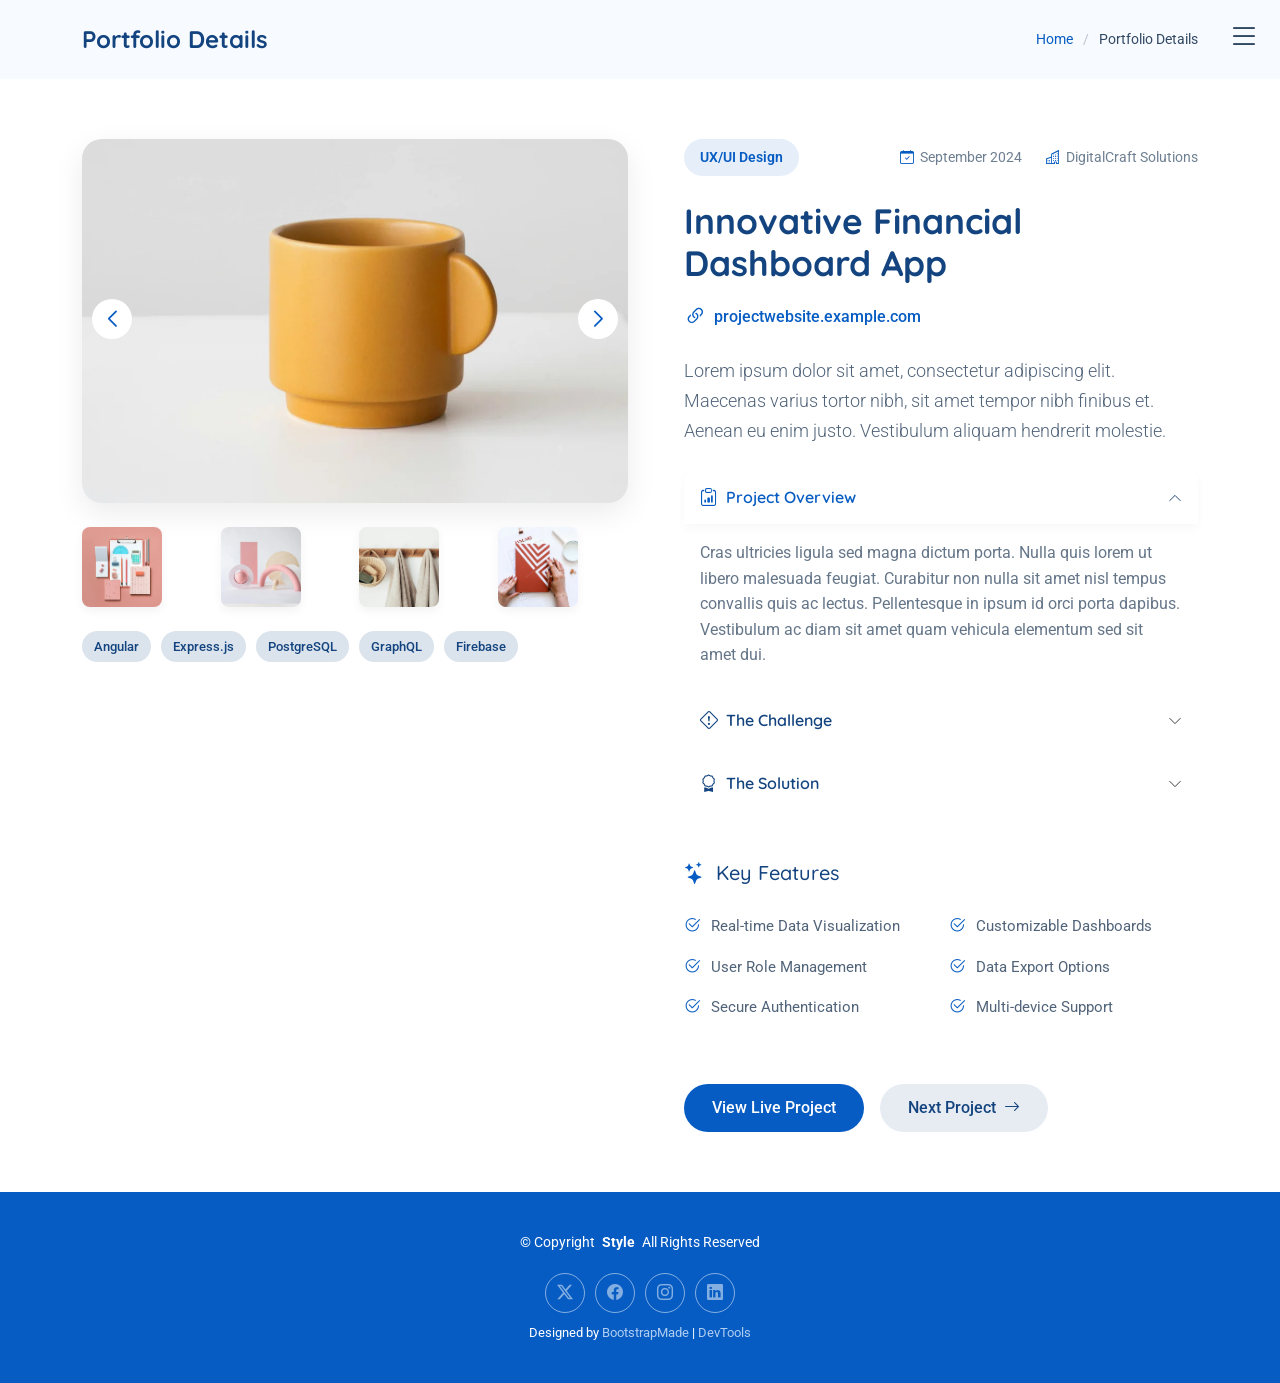
<file: portfolio-details.html>
<!DOCTYPE html>
<html lang="en">

<head>
  <meta charset="utf-8">
  <meta content="width=device-width, initial-scale=1.0" name="viewport">
  <title>Portfolio Details - Style Bootstrap Template</title>
  <meta name="description" content="">
  <meta name="keywords" content="">

  <!-- Favicons -->
  <link href="assets/img/favicon.png" rel="icon">
  <link href="assets/img/apple-touch-icon.png" rel="apple-touch-icon">

  <!-- Fonts -->
  <link href="https://fonts.googleapis.com" rel="preconnect">
  <link href="https://fonts.gstatic.com" rel="preconnect" crossorigin>
  <link href="https://fonts.googleapis.com/css2?family=Roboto:ital,wght@0,100;0,300;0,400;0,500;0,700;0,900;1,100;1,300;1,400;1,500;1,700;1,900&family=Open+Sans:ital,wght@0,300;0,400;0,500;0,600;0,700;0,800;1,300;1,400;1,500;1,600;1,700;1,800&family=Quicksand:wght@300;400;500;600;700&display=swap" rel="stylesheet">

  <!-- Vendor CSS Files -->
  <link href="assets/vendor/bootstrap/css/bootstrap.min.css" rel="stylesheet">
  <link href="assets/vendor/bootstrap-icons/bootstrap-icons.css" rel="stylesheet">
  <link href="assets/vendor/aos/aos.css" rel="stylesheet">
  <link href="assets/vendor/glightbox/css/glightbox.min.css" rel="stylesheet">
  <link href="assets/vendor/swiper/swiper-bundle.min.css" rel="stylesheet">

  <!-- Main CSS File -->
  <link href="assets/css/main.css" rel="stylesheet">

  <!-- =======================================================
  * Template Name: Style
  * Template URL: https://bootstrapmade.com/style-bootstrap-portfolio-template/
  * Updated: Jul 02 2025 with Bootstrap v5.3.7
  * Author: BootstrapMade.com
  * License: https://bootstrapmade.com/license/
  ======================================================== -->
</head>

<body class="portfolio-details-page">

  <header id="header" class="header d-flex align-items-center fixed-top">
    <div class="container-fluid position-relative d-flex align-items-center justify-content-between">

      <a href="index.html" class="logo d-flex align-items-center">
        <!-- Uncomment the line below if you also wish to use an image logo -->
        <!-- <img src="assets/img/logo.webp" alt=""> -->
        <!-- Uncomment the line below if you also wish to use an text logo -->
        <!-- <h1 class="sitename">Style</h1>  -->
      </a>

      <nav id="navmenu" class="navmenu">

        <div class="profile-img">
          <img src="assets/img/profile/profile-square-1.webp" alt="" class="img-fluid rounded-circle">
        </div>

        <a href="index.html" class="logo d-flex align-items-center justify-content-center">
          <!-- Uncomment the line below if you also wish to use an image logo -->
          <!-- <img src="assets/img/logo.webp" alt=""> -->
          <h1 class="sitename">Alex Smith</h1>
        </a>

        <div class="social-links text-center">
          <a href="#" class="twitter"><i class="bi bi-twitter-x"></i></a>
          <a href="#" class="facebook"><i class="bi bi-facebook"></i></a>
          <a href="#" class="instagram"><i class="bi bi-instagram"></i></a>
          <a href="#" class="google-plus"><i class="bi bi-skype"></i></a>
          <a href="#" class="linkedin"><i class="bi bi-linkedin"></i></a>
        </div>

        <ul>
          <li><a href="#hero">Home</a></li>
          <li><a href="#about">About</a></li>
          <li><a href="#resume">Resume</a></li>
          <li><a href="#portfolio">Portfolio</a></li>
          <li><a href="#services">Services</a></li>
          <li class="dropdown"><a href="#"><span>Dropdown</span> <i class="bi bi-chevron-down toggle-dropdown"></i></a>
            <ul>
              <li><a href="#">Dropdown 1</a></li>
              <li class="dropdown"><a href="#"><span>Deep Dropdown</span> <i class="bi bi-chevron-down toggle-dropdown"></i></a>
                <ul>
                  <li><a href="#">Deep Dropdown 1</a></li>
                  <li><a href="#">Deep Dropdown 2</a></li>
                  <li><a href="#">Deep Dropdown 3</a></li>
                  <li><a href="#">Deep Dropdown 4</a></li>
                  <li><a href="#">Deep Dropdown 5</a></li>
                </ul>
              </li>
              <li><a href="#">Dropdown 2</a></li>
              <li><a href="#">Dropdown 3</a></li>
              <li><a href="#">Dropdown 4</a></li>
            </ul>
          </li>
          <li><a href="#contact">Contact</a></li>
        </ul>
        <i class="mobile-nav-toggle d-xl-none bi bi-list"></i>
      </nav>

    </div>
  </header>

  <main class="main">

    <!-- Page Title -->
    <div class="page-title light-background">
      <div class="container d-lg-flex justify-content-between align-items-center">
        <h1 class="mb-2 mb-lg-0">Portfolio Details</h1>
        <nav class="breadcrumbs">
          <ol>
            <li><a href="index.html">Home</a></li>
            <li class="current">Portfolio Details</li>
          </ol>
        </nav>
      </div>
    </div><!-- End Page Title -->

    <!-- Portfolio Details Section -->
    <section id="portfolio-details" class="portfolio-details section">

      <div class="container" data-aos="fade-up" data-aos-delay="100">

        <div class="row gy-4">
          <div class="col-lg-6" data-aos="fade-right">
            <div class="portfolio-details-media">
              <div class="main-image">
                <div class="portfolio-details-slider swiper init-swiper" data-aos="zoom-in">
                  <script type="application/json" class="swiper-config">
                    {
                      "loop": true,
                      "speed": 1000,
                      "autoplay": {
                        "delay": 6000
                      },
                      "effect": "creative",
                      "creativeEffect": {
                        "prev": {
                          "shadow": true,
                          "translate": [0, 0, -400]
                        },
                        "next": {
                          "translate": ["100%", 0, 0]
                        }
                      },
                      "slidesPerView": 1,
                      "navigation": {
                        "nextEl": ".swiper-button-next",
                        "prevEl": ".swiper-button-prev"
                      }
                    }
                  </script>
                  <div class="swiper-wrapper">
                    <div class="swiper-slide">
                      <img src="assets/img/portfolio/portfolio-5.webp" alt="Portfolio Image" class="img-fluid">
                    </div>
                    <div class="swiper-slide">
                      <img src="assets/img/portfolio/portfolio-7.webp" alt="Portfolio Image" class="img-fluid">
                    </div>
                    <div class="swiper-slide">
                      <img src="assets/img/portfolio/portfolio-8.webp" alt="Portfolio Image" class="img-fluid">
                    </div>
                  </div>
                  <div class="swiper-button-prev"></div>
                  <div class="swiper-button-next"></div>
                </div>
              </div>

              <div class="thumbnail-grid" data-aos="fade-up" data-aos-delay="200">
                <div class="row g-2 mt-3">
                  <div class="col-3">
                    <img src="assets/img/portfolio/portfolio-4.webp" alt="Gallery Image" class="img-fluid glightbox">
                  </div>
                  <div class="col-3">
                    <img src="assets/img/portfolio/portfolio-6.webp" alt="Gallery Image" class="img-fluid glightbox">
                  </div>
                  <div class="col-3">
                    <img src="assets/img/portfolio/portfolio-11.webp" alt="Gallery Image" class="img-fluid glightbox">
                  </div>
                  <div class="col-3">
                    <img src="assets/img/portfolio/portfolio-12.webp" alt="Gallery Image" class="img-fluid glightbox">
                  </div>
                </div>
              </div>

              <div class="tech-stack-badges" data-aos="fade-up" data-aos-delay="300">
                <span>Angular</span>
                <span>Express.js</span>
                <span>PostgreSQL</span>
                <span>GraphQL</span>
                <span>Firebase</span>
              </div>
            </div>
          </div>

          <div class="col-lg-6" data-aos="fade-left">
            <div class="portfolio-details-content">
              <div class="project-meta">
                <div class="badge-wrapper">
                  <span class="project-badge">UX/UI Design</span>
                </div>
                <div class="date-client">
                  <div class="meta-item">
                    <i class="bi bi-calendar-check"></i>
                    <span>September 2024</span>
                  </div>
                  <div class="meta-item">
                    <i class="bi bi-buildings"></i>
                    <span>DigitalCraft Solutions</span>
                  </div>
                </div>
              </div>

              <h2 class="project-title">Innovative Financial Dashboard App</h2>

              <div class="project-website">
                <i class="bi bi-link-45deg"></i>
                <a href="#" target="_blank">projectwebsite.example.com</a>
              </div>

              <div class="project-overview">
                <p class="lead">
                  Lorem ipsum dolor sit amet, consectetur adipiscing elit. Maecenas varius tortor nibh, sit amet tempor nibh finibus et. Aenean eu enim justo. Vestibulum aliquam hendrerit molestie.
                </p>

                <div class="accordion project-accordion" id="portfolio-details-projectAccordion">
                  <div class="accordion-item" data-aos="fade-up">
                    <h2 class="accordion-header">
                      <button class="accordion-button" type="button" data-bs-toggle="collapse" data-bs-target="#portfolio-details-collapse-1" aria-expanded="true" aria-controls="collapseOne">
                        <i class="bi bi-clipboard-data me-2"></i> Project Overview
                      </button>
                    </h2>
                    <div id="portfolio-details-collapse-1" class="accordion-collapse collapse show" data-bs-parent="#portfolio-details-projectAccordion">
                      <div class="accordion-body">
                        <p>Cras ultricies ligula sed magna dictum porta. Nulla quis lorem ut libero malesuada feugiat. Curabitur non nulla sit amet nisl tempus convallis quis ac lectus. Pellentesque in ipsum id orci porta dapibus. Vestibulum ac diam sit amet quam vehicula elementum sed sit amet dui.</p>
                      </div>
                    </div>
                  </div>

                  <div class="accordion-item" data-aos="fade-up" data-aos-delay="100">
                    <h2 class="accordion-header">
                      <button class="accordion-button collapsed" type="button" data-bs-toggle="collapse" data-bs-target="#portfolio-details-collapse-2" aria-expanded="false" aria-controls="collapseTwo">
                        <i class="bi bi-exclamation-diamond me-2"></i> The Challenge
                      </button>
                    </h2>
                    <div id="portfolio-details-collapse-2" class="accordion-collapse collapse" data-bs-parent="#portfolio-details-projectAccordion">
                      <div class="accordion-body">
                        <p>Mauris blandit aliquet elit, eget tincidunt nibh pulvinar a. Vivamus suscipit tortor eget felis porttitor volutpat. Curabitur aliquet quam id dui posuere blandit. Praesent sapien massa, convallis a pellentesque nec, egestas non nisi. Sed porttitor lectus nibh.</p>
                      </div>
                    </div>
                  </div>

                  <div class="accordion-item" data-aos="fade-up" data-aos-delay="200">
                    <h2 class="accordion-header">
                      <button class="accordion-button collapsed" type="button" data-bs-toggle="collapse" data-bs-target="#portfolio-details-collapse-3" aria-expanded="false" aria-controls="collapseThree">
                        <i class="bi bi-award me-2"></i> The Solution
                      </button>
                    </h2>
                    <div id="portfolio-details-collapse-3" class="accordion-collapse collapse" data-bs-parent="#portfolio-details-projectAccordion">
                      <div class="accordion-body">
                        <p>Donec sollicitudin molestie malesuada. Curabitur arcu erat, accumsan id imperdiet et, porttitor at sem. Vestibulum ante ipsum primis in faucibus orci luctus et ultrices posuere cubilia Curae; Donec velit neque, auctor sit amet aliquam vel, ullamcorper sit amet ligula.</p>
                      </div>
                    </div>
                  </div>
                </div>
              </div>

              <div class="project-features" data-aos="fade-up" data-aos-delay="300">
                <h3><i class="bi bi-stars"></i> Key Features</h3>
                <div class="row g-3">
                  <div class="col-md-6">
                    <ul class="feature-list">
                      <li><i class="bi bi-check2-circle"></i> Real-time Data Visualization</li>
                      <li><i class="bi bi-check2-circle"></i> User Role Management</li>
                      <li><i class="bi bi-check2-circle"></i> Secure Authentication</li>
                    </ul>
                  </div>
                  <div class="col-md-6">
                    <ul class="feature-list">
                      <li><i class="bi bi-check2-circle"></i> Customizable Dashboards</li>
                      <li><i class="bi bi-check2-circle"></i> Data Export Options</li>
                      <li><i class="bi bi-check2-circle"></i> Multi-device Support</li>
                    </ul>
                  </div>
                </div>
              </div>

              <div class="cta-buttons" data-aos="fade-up" data-aos-delay="400">
                <a href="#" class="btn-view-project">View Live Project</a>
                <a href="#" class="btn-next-project">Next Project <i class="bi bi-arrow-right"></i></a>
              </div>
            </div>
          </div>
        </div>

      </div>

    </section><!-- /Portfolio Details Section -->

  </main>

  <footer id="footer" class="footer dark-background">

    <div class="container">
      <div class="copyright text-center ">
        <p>© <span>Copyright</span> <strong class="px-1 sitename">Style</strong> <span>All Rights Reserved</span></p>
      </div>
      <div class="social-links d-flex justify-content-center">
        <a href=""><i class="bi bi-twitter-x"></i></a>
        <a href=""><i class="bi bi-facebook"></i></a>
        <a href=""><i class="bi bi-instagram"></i></a>
        <a href=""><i class="bi bi-linkedin"></i></a>
      </div>
      <div class="credits">
        <!-- All the links in the footer should remain intact. -->
        <!-- You can delete the links only if you've purchased the pro version. -->
        <!-- Licensing information: https://bootstrapmade.com/license/ -->
        <!-- Purchase the pro version with working PHP/AJAX contact form: [buy-url] -->
        Designed by <a href="https://bootstrapmade.com/">BootstrapMade</a> | <a href="https://bootstrapmade.com/tools/">DevTools</a>
      </div>
    </div>

  </footer>

  <!-- Scroll Top -->
  <a href="#" id="scroll-top" class="scroll-top d-flex align-items-center justify-content-center"><i class="bi bi-arrow-up-short"></i></a>

  <!-- Vendor JS Files -->
  <script src="assets/vendor/bootstrap/js/bootstrap.bundle.min.js"></script>
  <script src="assets/vendor/php-email-form/validate.js"></script>
  <script src="assets/vendor/aos/aos.js"></script>
  <script src="assets/vendor/purecounter/purecounter_vanilla.js"></script>
  <script src="assets/vendor/typed.js/typed.umd.js"></script>
  <script src="assets/vendor/waypoints/noframework.waypoints.js"></script>
  <script src="assets/vendor/glightbox/js/glightbox.min.js"></script>
  <script src="assets/vendor/imagesloaded/imagesloaded.pkgd.min.js"></script>
  <script src="assets/vendor/isotope-layout/isotope.pkgd.min.js"></script>
  <script src="assets/vendor/swiper/swiper-bundle.min.js"></script>

  <!-- Main JS File -->
  <script src="assets/js/main.js"></script>

</body>

</html>
</file>
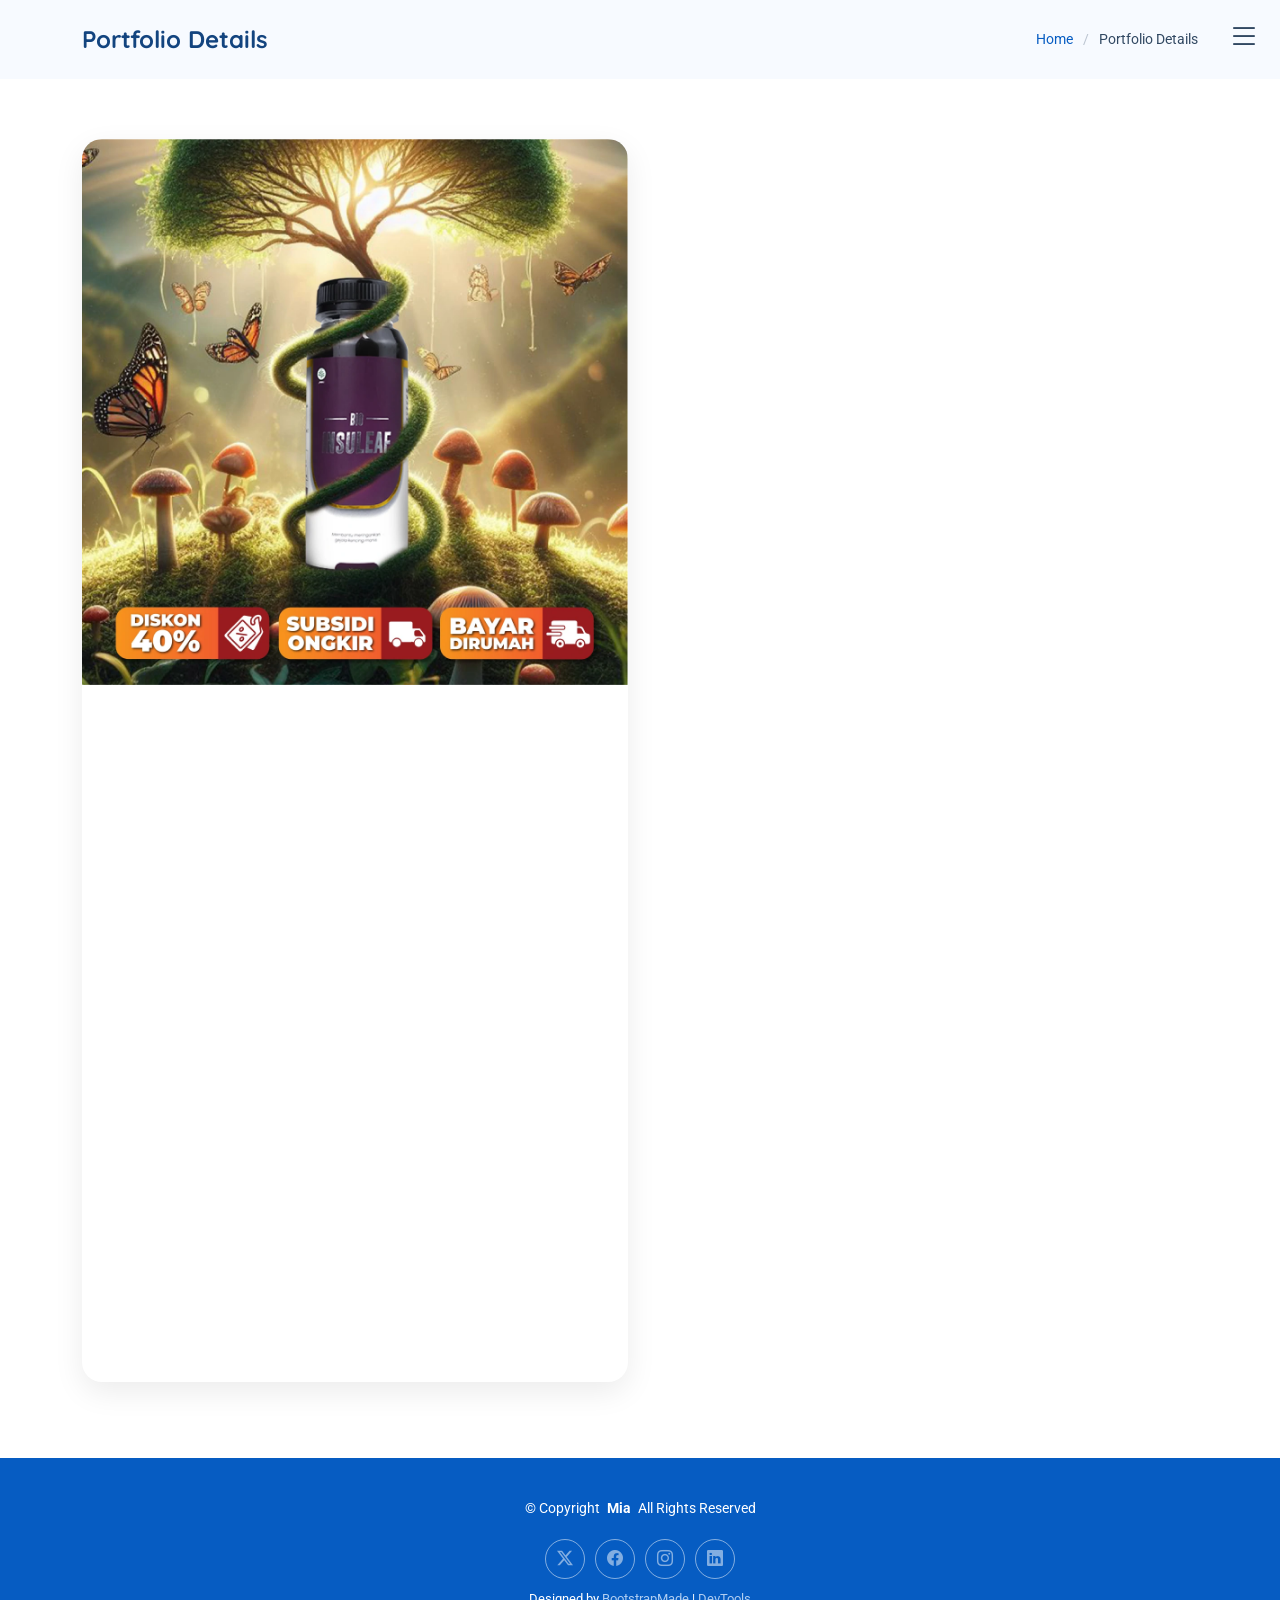
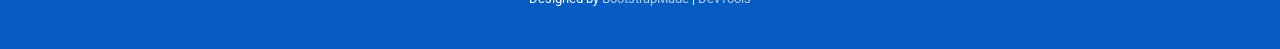
<file: portfoliobio.html>
<!DOCTYPE html>
<html lang="en">

<head>
  <meta charset="utf-8">
  <meta content="width=device-width, initial-scale=1.0" name="viewport">
  <title>Mia Rahma Wulandari | Graphic Designer</title>
  <meta name="description" content="">
  <meta name="keywords" content="">

  <!-- Favicons -->
  <link href="assets/img/logomia.png" rel="icon">
  <link href="assets/img/apple-touch-icon.png" rel="apple-touch-icon">

  <!-- Fonts -->
  <link href="https://fonts.googleapis.com" rel="preconnect">
  <link href="https://fonts.gstatic.com" rel="preconnect" crossorigin>
  <link href="https://fonts.googleapis.com/css2?family=Roboto:ital,wght@0,100;0,300;0,400;0,500;0,700;0,900;1,100;1,300;1,400;1,500;1,700;1,900&family=Open+Sans:ital,wght@0,300;0,400;0,500;0,600;0,700;0,800;1,300;1,400;1,500;1,600;1,700;1,800&family=Quicksand:wght@300;400;500;600;700&display=swap" rel="stylesheet">

  <!-- Vendor CSS Files -->
  <link href="assets/vendor/bootstrap/css/bootstrap.min.css" rel="stylesheet">
  <link href="assets/vendor/bootstrap-icons/bootstrap-icons.css" rel="stylesheet">
  <link href="assets/vendor/aos/aos.css" rel="stylesheet">
  <link href="assets/vendor/glightbox/css/glightbox.min.css" rel="stylesheet">
  <link href="assets/vendor/swiper/swiper-bundle.min.css" rel="stylesheet">

  <!-- Main CSS File -->
  <link href="assets/css/main.css" rel="stylesheet">

  <!-- =======================================================
  * Template Name: Style
  * Template URL: https://bootstrapmade.com/style-bootstrap-portfolio-template/
  * Updated: Jul 02 2025 with Bootstrap v5.3.7
  * Author: BootstrapMade.com
  * License: https://bootstrapmade.com/license/
  ======================================================== -->
</head>

<body class="portfolio-details-page">

  <header id="header" class="header d-flex align-items-center fixed-top">
    <div class="container-fluid position-relative d-flex align-items-center justify-content-between">

      <a href="index.html" class="logo d-flex align-items-center">
        <!-- Uncomment the line below if you also wish to use an image logo -->
        <!-- <img src="assets/img/logo.webp" alt=""> -->
        <!-- Uncomment the line below if you also wish to use an text logo -->
        <!-- <h1 class="sitename">Style</h1>  -->
      </a>

      <nav id="navmenu" class="navmenu">

        <div class="profile-img">
          <img src="assets/img/profile/fotomia.webp" alt="" class="img-fluid rounded-circle">
        </div>

        <a href="index.html" class="logo d-flex align-items-center justify-content-center">
          <!-- Uncomment the line below if you also wish to use an image logo -->
          <!-- <img src="assets/img/logo.webp" alt=""> -->
          <h1 class="sitename">Mia Rahma Wulandari</h1>
        </a>

        <div class="social-links text-center">
          <a href="#" class="twitter"><i class="bi bi-twitter-x"></i></a>
          <a href="#" class="facebook"><i class="bi bi-facebook"></i></a>
          <a href="#" class="instagram"><i class="bi bi-instagram"></i></a>
          <a href="#" class="google-plus"><i class="bi bi-skype"></i></a>
          <a href="#" class="linkedin"><i class="bi bi-linkedin"></i></a>
        </div>

        <ul>
          <li><a href="#hero">Home</a></li>
          <li><a href="#about">About</a></li>
          <li><a href="#resume">Resume</a></li>
          <li><a href="#portfolio">Portfolio</a></li>
          <li><a href="#services">Services</a></li>
          <li><a href="#contact">Contact</a></li>
        </ul>
        <i class="mobile-nav-toggle d-xl-none bi bi-list"></i>
      </nav>

    </div>
  </header>

  <main class="main">

    <!-- Page Title -->
    <div class="page-title light-background">
      <div class="container d-lg-flex justify-content-between align-items-center">
        <h1 class="mb-2 mb-lg-0">Portfolio Details</h1>
        <nav class="breadcrumbs">
          <ol>
            <li><a href="index.html">Home</a></li>
            <li class="current">Portfolio Details</li>
          </ol>
        </nav>
      </div>
    </div><!-- End Page Title -->

    <!-- Portfolio Details Section -->
    <section id="portfolio-details" class="portfolio-details section">

      <div class="container" data-aos="fade-up" data-aos-delay="100">

        <div class="row gy-4">
          <div class="col-lg-6" data-aos="fade-right">
            <div class="portfolio-details-media">
              <div class="main-image">
                <div class="portfolio-details-slider swiper init-swiper" data-aos="zoom-in">
                  <script type="application/json" class="swiper-config">
                    {
                      "loop": true,
                      "speed": 1000,
                      "autoplay": {
                        "delay": 6000
                      },
                      "effect": "creative",
                      "creativeEffect": {
                        "prev": {
                          "shadow": true,
                          "translate": [0, 0, -400]
                        },
                        "next": {
                          "translate": ["100%", 0, 0]
                        }
                      },
                      "slidesPerView": 1,
                      "navigation": {
                        "nextEl": ".swiper-button-next",
                        "prevEl": ".swiper-button-prev"
                      }
                    }
                  </script>
                  <div class="swiper-wrapper">
                    <div class="swiper-slide">
                      <a href="assets/img/portfolio/advertising/bioinsuleaf/1.webp"
                        class="glightbox"
                        data-gallery="nutriflakes-gallery">
                        <img src="assets/img/portfolio/advertising/bioinsuleaf/1.webp"
                            alt="Portfolio Image"
                            class="img-fluid">
                      </a>
                    </div>

                    <div class="swiper-wrapper">
                    <div class="swiper-slide">
                      <a href="assets/img/portfolio/advertising/bioinsuleaf/2.webp"
                        class="glightbox"
                        data-gallery="nutriflakes-gallery">
                        <img src="assets/img/portfolio/advertising/bioinsuleaf/2.webp"
                            alt="Portfolio Image"
                            class="img-fluid">
                      </a>
                    </div>

                    <div class="swiper-wrapper">
                    <div class="swiper-slide">
                      <a href="assets/img/portfolio/advertising/bioinsuleaf/3.webp"
                        class="glightbox"
                        data-gallery="nutriflakes-gallery">
                        <img src="assets/img/portfolio/advertising/bioinsuleaf/3.webp"
                            alt="Portfolio Image"
                            class="img-fluid">
                      </a>
                    </div>

                    <div class="swiper-wrapper">
                    <div class="swiper-slide">
                      <a href="assets/img/portfolio/advertising/bioinsuleaf/4.webp"
                        class="glightbox"
                        data-gallery="nutriflakes-gallery">
                        <img src="assets/img/portfolio/advertising/bioinsuleaf/4.webp"
                            alt="Portfolio Image"
                            class="img-fluid">
                      </a>
                    </div>

                    <div class="swiper-wrapper">
                    <div class="swiper-slide">
                      <a href="assets/img/portfolio/advertising/bioinsuleaf/5.webp"
                        class="glightbox"
                        data-gallery="nutriflakes-gallery">
                        <img src="assets/img/portfolio/advertising/bioinsuleaf/5.webp"
                            alt="Portfolio Image"
                            class="img-fluid">
                      </a>
                    </div>

                    <div class="swiper-wrapper">
                    <div class="swiper-slide">
                      <a href="assets/img/portfolio/advertising/bioinsuleaf/6.webp"
                        class="glightbox"
                        data-gallery="nutriflakes-gallery">
                        <img src="assets/img/portfolio/advertising/bioinsuleaf/6.webp"
                            alt="Portfolio Image"
                            class="img-fluid">
                      </a>
                    </div>

                  </div>
                  <div class="swiper-button-prev"></div>
                  <div class="swiper-button-next"></div>
                </div>
              </div>

            </div>
          </div>

          <div class="col-lg-6" data-aos="fade-left">
            <div class="portfolio-details-content">
              <div class="project-meta">
                <div class="badge-wrapper">
                  <span class="project-badge">Advertising</span>
                </div>
                <div class="date-client">
                  <div class="meta-item">
                    <i class="bi bi-calendar-check"></i>
                    <span>2026</span>
                  </div>
                  <div class="meta-item">
                    <i class="bi bi-buildings"></i>
                    <span>PT.Gawe Becik Nadhah Anugrah</span>
                  </div>
                </div>
              </div>

              <h2 class="project-title">Meta Ads Design Product Bio Insuelaf</h2>

              <div class="project-website">
                <i class="bi bi-link-45deg"></i>
                <a href="#" target="_blank">projectwebsite.example.com</a>
              </div>

              <div class="project-overview">
                <p class="lead">
                   Nutriflakes is a nutritious breakfast cereal made from carefully selected grains and natural ingredients. It is designed to provide a healthy, convenient, and balanced meal, offering essential nutrients and dietary fiber to support an active lifestyle.
                </p>

                <div class="accordion project-accordion" id="portfolio-details-projectAccordion">
                  <div class="accordion-item" data-aos="fade-up">
                    <h2 class="accordion-header">
                      <button class="accordion-button" type="button" data-bs-toggle="collapse" data-bs-target="#portfolio-details-collapse-1" aria-expanded="true" aria-controls="collapseOne">
                        <i class="bi bi-clipboard-data me-2"></i> Project Overview
                      </button>
                    </h2>
                    <div id="portfolio-details-collapse-1" class="accordion-collapse collapse show" data-bs-parent="#portfolio-details-projectAccordion">
                      <div class="accordion-body">
                        <p>Designed high-converting promotional advertisements for Nutriflakes, optimized for Meta Ads (Facebook & Instagram). The project involved creating visually appealing layouts, highlighting key product benefits, and maintaining a consistent brand identity to improve audience engagement and support marketing campaign objectives.</p>
                      </div>
                    </div>
                  </div>
                </div>
              </div>

              <div class="cta-buttons" data-aos="fade-up" data-aos-delay="400">
                <a href="#" class="btn-view-project">View Live Project</a>
                <a href="#" class="btn-next-project">Next Project <i class="bi bi-arrow-right"></i></a>
              </div>
            </div>
          </div>
        </div>

      </div>

    </section><!-- /Portfolio Details Section -->

  </main>

  <footer id="footer" class="footer dark-background">

    <div class="container">
      <div class="copyright text-center ">
        <p>© <span>Copyright</span> <strong class="px-1 sitename">Mia</strong> <span>All Rights Reserved</span></p>
      </div>
      <div class="social-links d-flex justify-content-center">
        <a href=""><i class="bi bi-twitter-x"></i></a>
        <a href=""><i class="bi bi-facebook"></i></a>
        <a href=""><i class="bi bi-instagram"></i></a>
        <a href=""><i class="bi bi-linkedin"></i></a>
      </div>
      <div class="credits">
        <!-- All the links in the footer should remain intact. -->
        <!-- You can delete the links only if you've purchased the pro version. -->
        <!-- Licensing information: https://bootstrapmade.com/license/ -->
        <!-- Purchase the pro version with working PHP/AJAX contact form: [buy-url] -->
        Designed by <a href="https://bootstrapmade.com/">BootstrapMade</a> | <a href="https://bootstrapmade.com/tools/">DevTools</a>
      </div>
    </div>

  </footer>

  <!-- Scroll Top -->
  <a href="#" id="scroll-top" class="scroll-top d-flex align-items-center justify-content-center"><i class="bi bi-arrow-up-short"></i></a>

  <!-- Vendor JS Files -->
  <script src="assets/vendor/bootstrap/js/bootstrap.bundle.min.js"></script>
  <script src="assets/vendor/php-email-form/validate.js"></script>
  <script src="assets/vendor/aos/aos.js"></script>
  <script src="assets/vendor/purecounter/purecounter_vanilla.js"></script>
  <script src="assets/vendor/typed.js/typed.umd.js"></script>
  <script src="assets/vendor/waypoints/noframework.waypoints.js"></script>
  <script src="assets/vendor/glightbox/js/glightbox.min.js"></script>
  <script src="assets/vendor/imagesloaded/imagesloaded.pkgd.min.js"></script>
  <script src="assets/vendor/isotope-layout/isotope.pkgd.min.js"></script>
  <script src="assets/vendor/swiper/swiper-bundle.min.js"></script>

  <!-- Main JS File -->
  <script src="assets/js/main.js"></script>

</body>

</html>
</file>
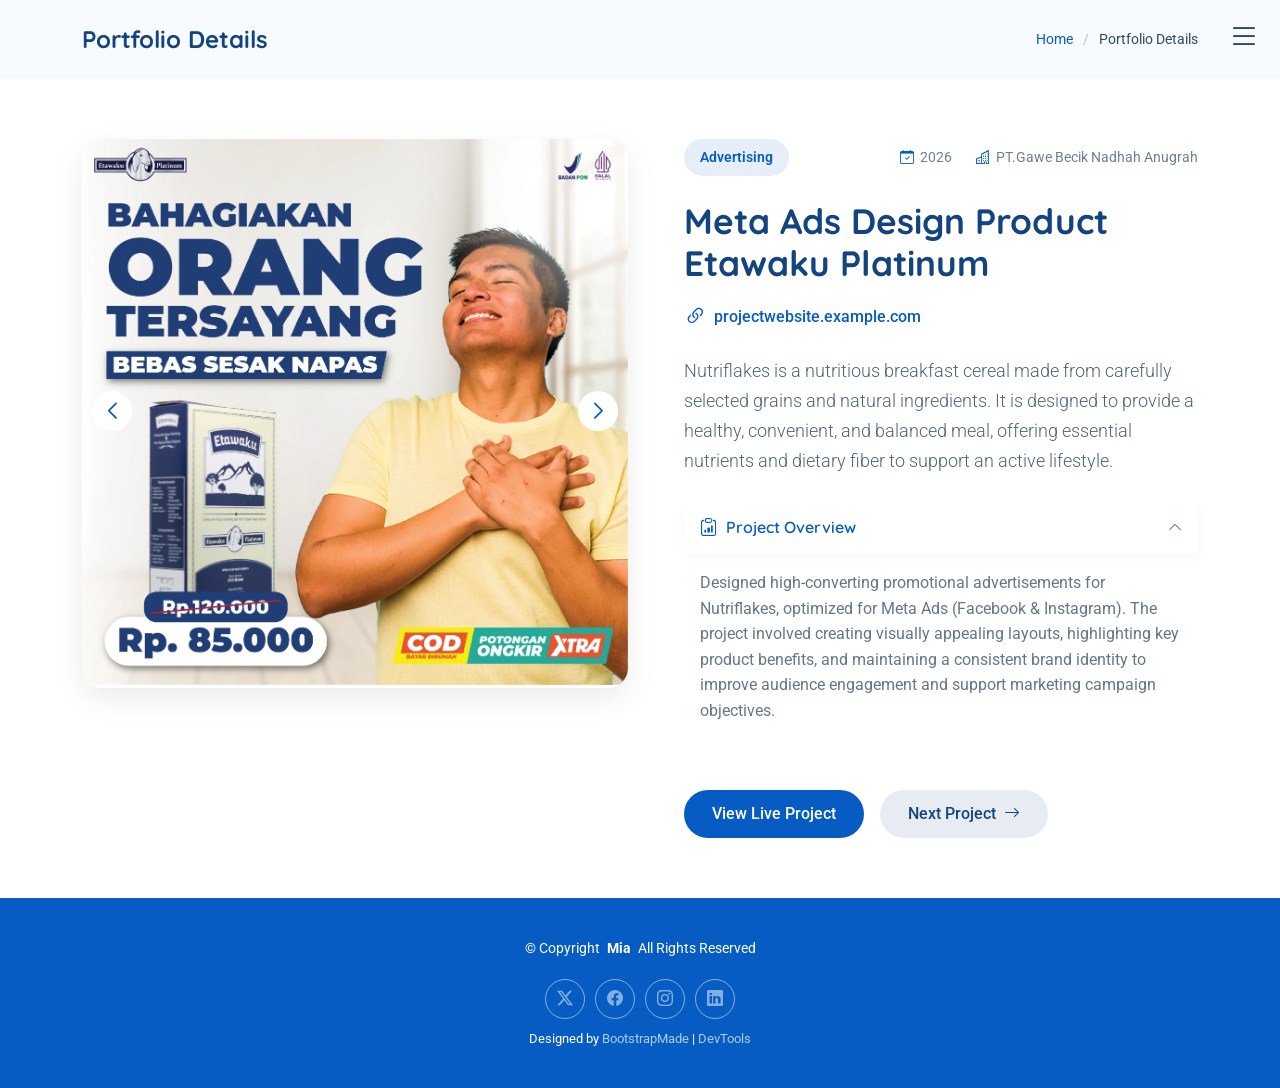
<file: portfolioetawaku.html>
<!DOCTYPE html>
<html lang="en">

<head>
  <meta charset="utf-8">
  <meta content="width=device-width, initial-scale=1.0" name="viewport">
  <title>Mia Rahma Wulandari | Graphic Designer</title>
  <meta name="description" content="">
  <meta name="keywords" content="">

  <!-- Favicons -->
  <link href="assets/img/logomia.png" rel="icon">
  <link href="assets/img/apple-touch-icon.png" rel="apple-touch-icon">

  <!-- Fonts -->
  <link href="https://fonts.googleapis.com" rel="preconnect">
  <link href="https://fonts.gstatic.com" rel="preconnect" crossorigin>
  <link href="https://fonts.googleapis.com/css2?family=Roboto:ital,wght@0,100;0,300;0,400;0,500;0,700;0,900;1,100;1,300;1,400;1,500;1,700;1,900&family=Open+Sans:ital,wght@0,300;0,400;0,500;0,600;0,700;0,800;1,300;1,400;1,500;1,600;1,700;1,800&family=Quicksand:wght@300;400;500;600;700&display=swap" rel="stylesheet">

  <!-- Vendor CSS Files -->
  <link href="assets/vendor/bootstrap/css/bootstrap.min.css" rel="stylesheet">
  <link href="assets/vendor/bootstrap-icons/bootstrap-icons.css" rel="stylesheet">
  <link href="assets/vendor/aos/aos.css" rel="stylesheet">
  <link href="assets/vendor/glightbox/css/glightbox.min.css" rel="stylesheet">
  <link href="assets/vendor/swiper/swiper-bundle.min.css" rel="stylesheet">

  <!-- Main CSS File -->
  <link href="assets/css/main.css" rel="stylesheet">

  <!-- =======================================================
  * Template Name: Style
  * Template URL: https://bootstrapmade.com/style-bootstrap-portfolio-template/
  * Updated: Jul 02 2025 with Bootstrap v5.3.7
  * Author: BootstrapMade.com
  * License: https://bootstrapmade.com/license/
  ======================================================== -->
</head>

<body class="portfolio-details-page">

  <header id="header" class="header d-flex align-items-center fixed-top">
    <div class="container-fluid position-relative d-flex align-items-center justify-content-between">

      <a href="index.html" class="logo d-flex align-items-center">
        <!-- Uncomment the line below if you also wish to use an image logo -->
        <!-- <img src="assets/img/logo.webp" alt=""> -->
        <!-- Uncomment the line below if you also wish to use an text logo -->
        <!-- <h1 class="sitename">Style</h1>  -->
      </a>

      <nav id="navmenu" class="navmenu">

        <div class="profile-img">
          <img src="assets/img/profile/fotomia.webp" alt="" class="img-fluid rounded-circle">
        </div>

        <a href="index.html" class="logo d-flex align-items-center justify-content-center">
          <!-- Uncomment the line below if you also wish to use an image logo -->
          <!-- <img src="assets/img/logo.webp" alt=""> -->
          <h1 class="sitename">Mia Rahma Wulandari</h1>
        </a>

        <div class="social-links text-center">
          <a href="#" class="twitter"><i class="bi bi-twitter-x"></i></a>
          <a href="#" class="facebook"><i class="bi bi-facebook"></i></a>
          <a href="#" class="instagram"><i class="bi bi-instagram"></i></a>
          <a href="#" class="google-plus"><i class="bi bi-skype"></i></a>
          <a href="#" class="linkedin"><i class="bi bi-linkedin"></i></a>
        </div>

        <ul>
          <li><a href="#hero">Home</a></li>
          <li><a href="#about">About</a></li>
          <li><a href="#resume">Resume</a></li>
          <li><a href="#portfolio">Portfolio</a></li>
          <li><a href="#services">Services</a></li>
          <li><a href="#contact">Contact</a></li>
        </ul>
        <i class="mobile-nav-toggle d-xl-none bi bi-list"></i>
      </nav>

    </div>
  </header>

  <main class="main">

    <!-- Page Title -->
    <div class="page-title light-background">
      <div class="container d-lg-flex justify-content-between align-items-center">
        <h1 class="mb-2 mb-lg-0">Portfolio Details</h1>
        <nav class="breadcrumbs">
          <ol>
            <li><a href="index.html">Home</a></li>
            <li class="current">Portfolio Details</li>
          </ol>
        </nav>
      </div>
    </div><!-- End Page Title -->

    <!-- Portfolio Details Section -->
    <section id="portfolio-details" class="portfolio-details section">

      <div class="container" data-aos="fade-up" data-aos-delay="100">

        <div class="row gy-4">
          <div class="col-lg-6" data-aos="fade-right">
            <div class="portfolio-details-media">
              <div class="main-image">
                <div class="portfolio-details-slider swiper init-swiper" data-aos="zoom-in">
                  <script type="application/json" class="swiper-config">
                    {
                      "loop": true,
                      "speed": 1000,
                      "autoplay": {
                        "delay": 6000
                      },
                      "effect": "creative",
                      "creativeEffect": {
                        "prev": {
                          "shadow": true,
                          "translate": [0, 0, -400]
                        },
                        "next": {
                          "translate": ["100%", 0, 0]
                        }
                      },
                      "slidesPerView": 1,
                      "navigation": {
                        "nextEl": ".swiper-button-next",
                        "prevEl": ".swiper-button-prev"
                      }
                    }
                  </script>
                  <div class="swiper-wrapper">
                    <div class="swiper-slide">
                      <a href="assets/img/portfolio/advertising/etawaku/1.webp"
                        class="glightbox"
                        data-gallery="nutriflakes-gallery">
                        <img src="assets/img/portfolio/advertising/etawaku/1.webp"
                            alt="Portfolio Image"
                            class="img-fluid">
                      </a>
                    </div>

                    <div class="swiper-slide">
                      <a href="assets/img/portfolio/advertising/etawaku/2.webp"
                        class="glightbox"
                        data-gallery="nutriflakes-gallery">
                        <img src="assets/img/portfolio/advertising/etawaku/2.webp"
                            alt="Portfolio Image"
                            class="img-fluid">
                      </a>
                    </div>

                    <div class="swiper-slide">
                      <a href="assets/img/portfolio/advertising/etawaku/3.webp"
                        class="glightbox"
                        data-gallery="nutriflakes-gallery">
                        <img src="assets/img/portfolio/advertising/etawaku/3.webp"
                            alt="Portfolio Image"
                            class="img-fluid">
                      </a>
                    </div>

                    <div class="swiper-slide">
                      <a href="assets/img/portfolio/advertising/etawaku/4.webp"
                        class="glightbox"
                        data-gallery="nutriflakes-gallery">
                        <img src="assets/img/portfolio/advertising/etawaku/4.webp"
                            alt="Portfolio Image"
                            class="img-fluid">
                      </a>
                    </div>

                    <div class="swiper-slide">
                      <a href="assets/img/portfolio/advertising/etawaku/5.webp"
                        class="glightbox"
                        data-gallery="nutriflakes-gallery">
                        <img src="assets/img/portfolio/advertising/etawaku/5.webp"
                            alt="Portfolio Image"
                            class="img-fluid">
                      </a>
                    </div>

                    <div class="swiper-slide">
                      <a href="assets/img/portfolio/advertising/etawaku/6.webp"
                        class="glightbox"
                        data-gallery="nutriflakes-gallery">
                        <img src="assets/img/portfolio/advertising/etawaku/6.webp"
                            alt="Portfolio Image"
                            class="img-fluid">
                      </a>
                    </div>

                  </div>
                  <div class="swiper-button-prev"></div>
                  <div class="swiper-button-next"></div>
                </div>
              </div>

            </div>
          </div>

          <div class="col-lg-6" data-aos="fade-left">
            <div class="portfolio-details-content">
              <div class="project-meta">
                <div class="badge-wrapper">
                  <span class="project-badge">Advertising</span>
                </div>
                <div class="date-client">
                  <div class="meta-item">
                    <i class="bi bi-calendar-check"></i>
                    <span>2026</span>
                  </div>
                  <div class="meta-item">
                    <i class="bi bi-buildings"></i>
                    <span>PT.Gawe Becik Nadhah Anugrah</span>
                  </div>
                </div>
              </div>

              <h2 class="project-title">Meta Ads Design Product Etawaku Platinum</h2>

              <div class="project-website">
                <i class="bi bi-link-45deg"></i>
                <a href="#" target="_blank">projectwebsite.example.com</a>
              </div>

              <div class="project-overview">
                <p class="lead">
                   Nutriflakes is a nutritious breakfast cereal made from carefully selected grains and natural ingredients. It is designed to provide a healthy, convenient, and balanced meal, offering essential nutrients and dietary fiber to support an active lifestyle.
                </p>

                <div class="accordion project-accordion" id="portfolio-details-projectAccordion">
                  <div class="accordion-item" data-aos="fade-up">
                    <h2 class="accordion-header">
                      <button class="accordion-button" type="button" data-bs-toggle="collapse" data-bs-target="#portfolio-details-collapse-1" aria-expanded="true" aria-controls="collapseOne">
                        <i class="bi bi-clipboard-data me-2"></i> Project Overview
                      </button>
                    </h2>
                    <div id="portfolio-details-collapse-1" class="accordion-collapse collapse show" data-bs-parent="#portfolio-details-projectAccordion">
                      <div class="accordion-body">
                        <p>Designed high-converting promotional advertisements for Nutriflakes, optimized for Meta Ads (Facebook & Instagram). The project involved creating visually appealing layouts, highlighting key product benefits, and maintaining a consistent brand identity to improve audience engagement and support marketing campaign objectives.</p>
                      </div>
                    </div>
                  </div>
                </div>
              </div>

              <div class="cta-buttons" data-aos="fade-up" data-aos-delay="400">
                <a href="#" class="btn-view-project">View Live Project</a>
                <a href="#" class="btn-next-project">Next Project <i class="bi bi-arrow-right"></i></a>
              </div>
            </div>
          </div>
        </div>

      </div>

    </section><!-- /Portfolio Details Section -->

  </main>

  <footer id="footer" class="footer dark-background">

    <div class="container">
      <div class="copyright text-center ">
        <p>© <span>Copyright</span> <strong class="px-1 sitename">Mia</strong> <span>All Rights Reserved</span></p>
      </div>
      <div class="social-links d-flex justify-content-center">
        <a href=""><i class="bi bi-twitter-x"></i></a>
        <a href=""><i class="bi bi-facebook"></i></a>
        <a href=""><i class="bi bi-instagram"></i></a>
        <a href=""><i class="bi bi-linkedin"></i></a>
      </div>
      <div class="credits">
        <!-- All the links in the footer should remain intact. -->
        <!-- You can delete the links only if you've purchased the pro version. -->
        <!-- Licensing information: https://bootstrapmade.com/license/ -->
        <!-- Purchase the pro version with working PHP/AJAX contact form: [buy-url] -->
        Designed by <a href="https://bootstrapmade.com/">BootstrapMade</a> | <a href="https://bootstrapmade.com/tools/">DevTools</a>
      </div>
    </div>

  </footer>

  <!-- Scroll Top -->
  <a href="#" id="scroll-top" class="scroll-top d-flex align-items-center justify-content-center"><i class="bi bi-arrow-up-short"></i></a>

  <!-- Vendor JS Files -->
  <script src="assets/vendor/bootstrap/js/bootstrap.bundle.min.js"></script>
  <script src="assets/vendor/php-email-form/validate.js"></script>
  <script src="assets/vendor/aos/aos.js"></script>
  <script src="assets/vendor/purecounter/purecounter_vanilla.js"></script>
  <script src="assets/vendor/typed.js/typed.umd.js"></script>
  <script src="assets/vendor/waypoints/noframework.waypoints.js"></script>
  <script src="assets/vendor/glightbox/js/glightbox.min.js"></script>
  <script src="assets/vendor/imagesloaded/imagesloaded.pkgd.min.js"></script>
  <script src="assets/vendor/isotope-layout/isotope.pkgd.min.js"></script>
  <script src="assets/vendor/swiper/swiper-bundle.min.js"></script>

  <!-- Main JS File -->
  <script src="assets/js/main.js"></script>

</body>

</html>
</file>
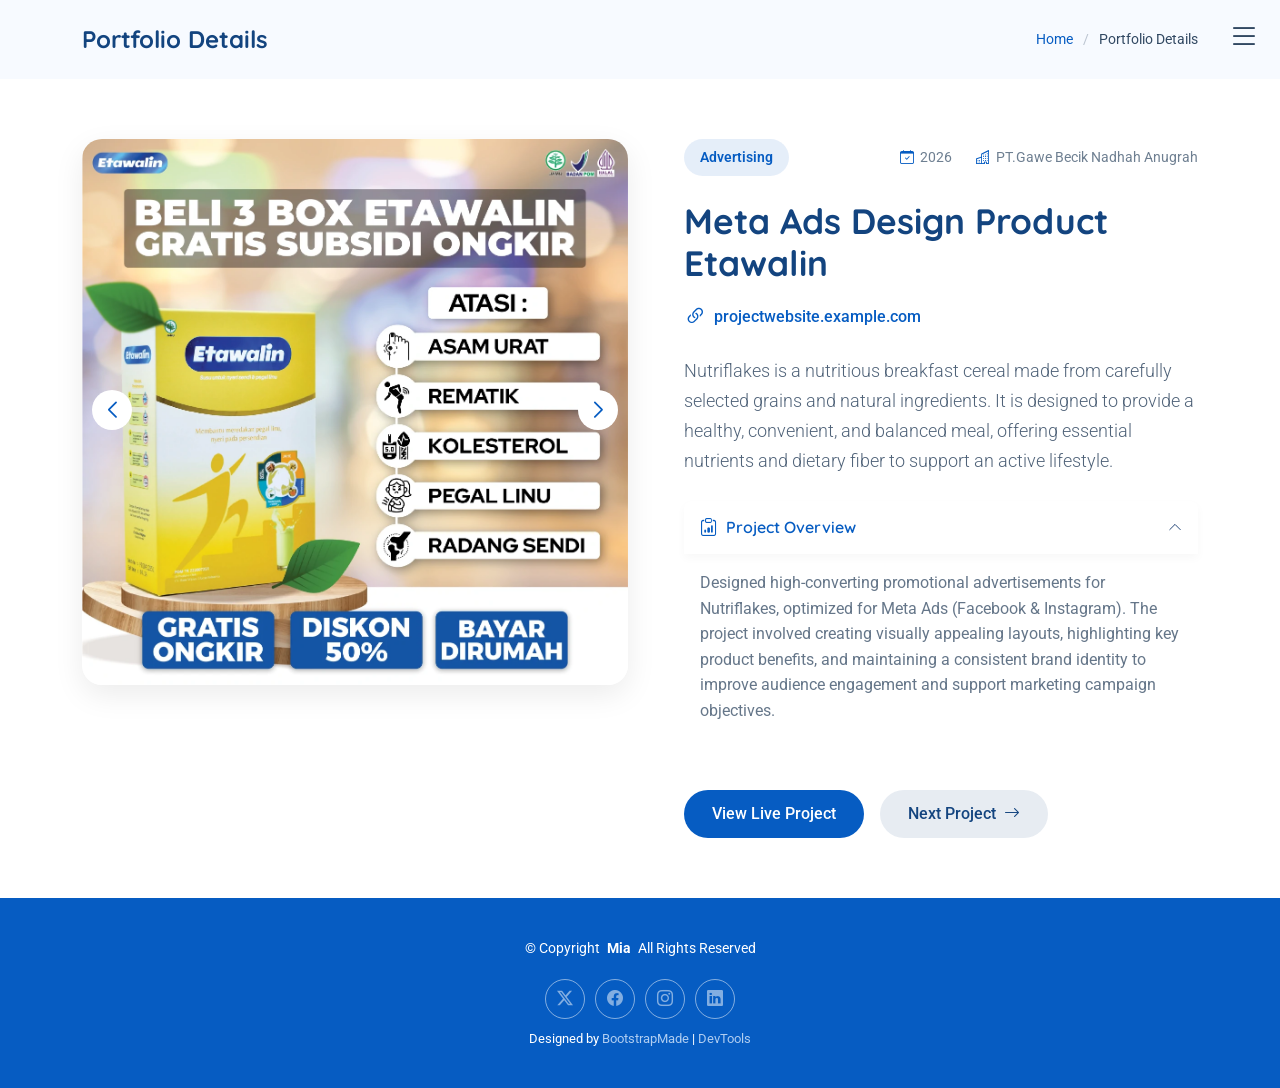
<file: portfolioetawalin.html>
<!DOCTYPE html>
<html lang="en">

<head>
  <meta charset="utf-8">
  <meta content="width=device-width, initial-scale=1.0" name="viewport">
  <title>Mia Rahma Wulandari | Graphic Designer</title>
  <meta name="description" content="">
  <meta name="keywords" content="">

  <!-- Favicons -->
  <link href="assets/img/logomia.png" rel="icon">
  <link href="assets/img/apple-touch-icon.png" rel="apple-touch-icon">

  <!-- Fonts -->
  <link href="https://fonts.googleapis.com" rel="preconnect">
  <link href="https://fonts.gstatic.com" rel="preconnect" crossorigin>
  <link href="https://fonts.googleapis.com/css2?family=Roboto:ital,wght@0,100;0,300;0,400;0,500;0,700;0,900;1,100;1,300;1,400;1,500;1,700;1,900&family=Open+Sans:ital,wght@0,300;0,400;0,500;0,600;0,700;0,800;1,300;1,400;1,500;1,600;1,700;1,800&family=Quicksand:wght@300;400;500;600;700&display=swap" rel="stylesheet">

  <!-- Vendor CSS Files -->
  <link href="assets/vendor/bootstrap/css/bootstrap.min.css" rel="stylesheet">
  <link href="assets/vendor/bootstrap-icons/bootstrap-icons.css" rel="stylesheet">
  <link href="assets/vendor/aos/aos.css" rel="stylesheet">
  <link href="assets/vendor/glightbox/css/glightbox.min.css" rel="stylesheet">
  <link href="assets/vendor/swiper/swiper-bundle.min.css" rel="stylesheet">

  <!-- Main CSS File -->
  <link href="assets/css/main.css" rel="stylesheet">

  <!-- =======================================================
  * Template Name: Style
  * Template URL: https://bootstrapmade.com/style-bootstrap-portfolio-template/
  * Updated: Jul 02 2025 with Bootstrap v5.3.7
  * Author: BootstrapMade.com
  * License: https://bootstrapmade.com/license/
  ======================================================== -->
</head>

<body class="portfolio-details-page">

  <header id="header" class="header d-flex align-items-center fixed-top">
    <div class="container-fluid position-relative d-flex align-items-center justify-content-between">

      <a href="index.html" class="logo d-flex align-items-center">
        <!-- Uncomment the line below if you also wish to use an image logo -->
        <!-- <img src="assets/img/logo.webp" alt=""> -->
        <!-- Uncomment the line below if you also wish to use an text logo -->
        <!-- <h1 class="sitename">Style</h1>  -->
      </a>

      <nav id="navmenu" class="navmenu">

        <div class="profile-img">
          <img src="assets/img/profile/fotomia.webp" alt="" class="img-fluid rounded-circle">
        </div>

        <a href="index.html" class="logo d-flex align-items-center justify-content-center">
          <!-- Uncomment the line below if you also wish to use an image logo -->
          <!-- <img src="assets/img/logo.webp" alt=""> -->
          <h1 class="sitename">Mia Rahma Wulandari</h1>
        </a>

        <div class="social-links text-center">
          <a href="#" class="twitter"><i class="bi bi-twitter-x"></i></a>
          <a href="#" class="facebook"><i class="bi bi-facebook"></i></a>
          <a href="#" class="instagram"><i class="bi bi-instagram"></i></a>
          <a href="#" class="google-plus"><i class="bi bi-skype"></i></a>
          <a href="#" class="linkedin"><i class="bi bi-linkedin"></i></a>
        </div>

        <ul>
          <li><a href="#hero">Home</a></li>
          <li><a href="#about">About</a></li>
          <li><a href="#resume">Resume</a></li>
          <li><a href="#portfolio">Portfolio</a></li>
          <li><a href="#services">Services</a></li>
          <li><a href="#contact">Contact</a></li>
        </ul>
        <i class="mobile-nav-toggle d-xl-none bi bi-list"></i>
      </nav>

    </div>
  </header>

  <main class="main">

    <!-- Page Title -->
    <div class="page-title light-background">
      <div class="container d-lg-flex justify-content-between align-items-center">
        <h1 class="mb-2 mb-lg-0">Portfolio Details</h1>
        <nav class="breadcrumbs">
          <ol>
            <li><a href="index.html">Home</a></li>
            <li class="current">Portfolio Details</li>
          </ol>
        </nav>
      </div>
    </div><!-- End Page Title -->

    <!-- Portfolio Details Section -->
    <section id="portfolio-details" class="portfolio-details section">

      <div class="container" data-aos="fade-up" data-aos-delay="100">

        <div class="row gy-4">
          <div class="col-lg-6" data-aos="fade-right">
            <div class="portfolio-details-media">
              <div class="main-image">
                <div class="portfolio-details-slider swiper init-swiper" data-aos="zoom-in">
                  <script type="application/json" class="swiper-config">
                    {
                      "loop": true,
                      "speed": 1000,
                      "autoplay": {
                        "delay": 6000
                      },
                      "effect": "creative",
                      "creativeEffect": {
                        "prev": {
                          "shadow": true,
                          "translate": [0, 0, -400]
                        },
                        "next": {
                          "translate": ["100%", 0, 0]
                        }
                      },
                      "slidesPerView": 1,
                      "navigation": {
                        "nextEl": ".swiper-button-next",
                        "prevEl": ".swiper-button-prev"
                      }
                    }
                  </script>
                  <div class="swiper-wrapper">
                    <div class="swiper-slide">
                      <a href="assets/img/portfolio/advertising/etawalin/1.webp"
                        class="glightbox"
                        data-gallery="nutriflakes-gallery">
                        <img src="assets/img/portfolio/advertising/etawalin/1.webp"
                            alt="Portfolio Image"
                            class="img-fluid">
                      </a>
                    </div>

                    <div class="swiper-slide">
                      <a href="assets/img/portfolio/advertising/etawalin/2.webp"
                        class="glightbox"
                        data-gallery="nutriflakes-gallery">
                        <img src="assets/img/portfolio/advertising/etawalin/2.webp"
                            alt="Portfolio Image"
                            class="img-fluid">
                      </a>
                    </div>

                    <div class="swiper-slide">
                      <a href="assets/img/portfolio/advertising/etawalin/3.webp"
                        class="glightbox"
                        data-gallery="nutriflakes-gallery">
                        <img src="assets/img/portfolio/advertising/etawalin/3.webp"
                            alt="Portfolio Image"
                            class="img-fluid">
                      </a>
                    </div>

                    <div class="swiper-slide">
                      <a href="assets/img/portfolio/advertising/etawalin/4.webp"
                        class="glightbox"
                        data-gallery="nutriflakes-gallery">
                        <img src="assets/img/portfolio/advertising/etawalin/4.webp"
                            alt="Portfolio Image"
                            class="img-fluid">
                      </a>
                    </div>

                    <div class="swiper-slide">
                      <a href="assets/img/portfolio/advertising/etawalin/5.webp"
                        class="glightbox"
                        data-gallery="nutriflakes-gallery">
                        <img src="assets/img/portfolio/advertising/etawalin/5.webp"
                            alt="Portfolio Image"
                            class="img-fluid">
                      </a>
                    </div>

                    <div class="swiper-slide">
                      <a href="assets/img/portfolio/advertising/etawalin/6.webp"
                        class="glightbox"
                        data-gallery="nutriflakes-gallery">
                        <img src="assets/img/portfolio/advertising/etawalin/6.webp"
                            alt="Portfolio Image"
                            class="img-fluid">
                      </a>
                    </div>

                  </div>
                  <div class="swiper-button-prev"></div>
                  <div class="swiper-button-next"></div>
                </div>
              </div>

            </div>
          </div>

          <div class="col-lg-6" data-aos="fade-left">
            <div class="portfolio-details-content">
              <div class="project-meta">
                <div class="badge-wrapper">
                  <span class="project-badge">Advertising</span>
                </div>
                <div class="date-client">
                  <div class="meta-item">
                    <i class="bi bi-calendar-check"></i>
                    <span>2026</span>
                  </div>
                  <div class="meta-item">
                    <i class="bi bi-buildings"></i>
                    <span>PT.Gawe Becik Nadhah Anugrah</span>
                  </div>
                </div>
              </div>

              <h2 class="project-title">Meta Ads Design Product Etawalin</h2>

              <div class="project-website">
                <i class="bi bi-link-45deg"></i>
                <a href="#" target="_blank">projectwebsite.example.com</a>
              </div>

              <div class="project-overview">
                <p class="lead">
                   Nutriflakes is a nutritious breakfast cereal made from carefully selected grains and natural ingredients. It is designed to provide a healthy, convenient, and balanced meal, offering essential nutrients and dietary fiber to support an active lifestyle.
                </p>

                <div class="accordion project-accordion" id="portfolio-details-projectAccordion">
                  <div class="accordion-item" data-aos="fade-up">
                    <h2 class="accordion-header">
                      <button class="accordion-button" type="button" data-bs-toggle="collapse" data-bs-target="#portfolio-details-collapse-1" aria-expanded="true" aria-controls="collapseOne">
                        <i class="bi bi-clipboard-data me-2"></i> Project Overview
                      </button>
                    </h2>
                    <div id="portfolio-details-collapse-1" class="accordion-collapse collapse show" data-bs-parent="#portfolio-details-projectAccordion">
                      <div class="accordion-body">
                        <p>Designed high-converting promotional advertisements for Nutriflakes, optimized for Meta Ads (Facebook & Instagram). The project involved creating visually appealing layouts, highlighting key product benefits, and maintaining a consistent brand identity to improve audience engagement and support marketing campaign objectives.</p>
                      </div>
                    </div>
                  </div>
                </div>
              </div>

              <div class="cta-buttons" data-aos="fade-up" data-aos-delay="400">
                <a href="#" class="btn-view-project">View Live Project</a>
                <a href="#" class="btn-next-project">Next Project <i class="bi bi-arrow-right"></i></a>
              </div>
            </div>
          </div>
        </div>

      </div>

    </section><!-- /Portfolio Details Section -->

  </main>

  <footer id="footer" class="footer dark-background">

    <div class="container">
      <div class="copyright text-center ">
        <p>© <span>Copyright</span> <strong class="px-1 sitename">Mia</strong> <span>All Rights Reserved</span></p>
      </div>
      <div class="social-links d-flex justify-content-center">
        <a href=""><i class="bi bi-twitter-x"></i></a>
        <a href=""><i class="bi bi-facebook"></i></a>
        <a href=""><i class="bi bi-instagram"></i></a>
        <a href=""><i class="bi bi-linkedin"></i></a>
      </div>
      <div class="credits">
        <!-- All the links in the footer should remain intact. -->
        <!-- You can delete the links only if you've purchased the pro version. -->
        <!-- Licensing information: https://bootstrapmade.com/license/ -->
        <!-- Purchase the pro version with working PHP/AJAX contact form: [buy-url] -->
        Designed by <a href="https://bootstrapmade.com/">BootstrapMade</a> | <a href="https://bootstrapmade.com/tools/">DevTools</a>
      </div>
    </div>

  </footer>

  <!-- Scroll Top -->
  <a href="#" id="scroll-top" class="scroll-top d-flex align-items-center justify-content-center"><i class="bi bi-arrow-up-short"></i></a>

  <!-- Vendor JS Files -->
  <script src="assets/vendor/bootstrap/js/bootstrap.bundle.min.js"></script>
  <script src="assets/vendor/php-email-form/validate.js"></script>
  <script src="assets/vendor/aos/aos.js"></script>
  <script src="assets/vendor/purecounter/purecounter_vanilla.js"></script>
  <script src="assets/vendor/typed.js/typed.umd.js"></script>
  <script src="assets/vendor/waypoints/noframework.waypoints.js"></script>
  <script src="assets/vendor/glightbox/js/glightbox.min.js"></script>
  <script src="assets/vendor/imagesloaded/imagesloaded.pkgd.min.js"></script>
  <script src="assets/vendor/isotope-layout/isotope.pkgd.min.js"></script>
  <script src="assets/vendor/swiper/swiper-bundle.min.js"></script>

  <!-- Main JS File -->
  <script src="assets/js/main.js"></script>

</body>

</html>
</file>
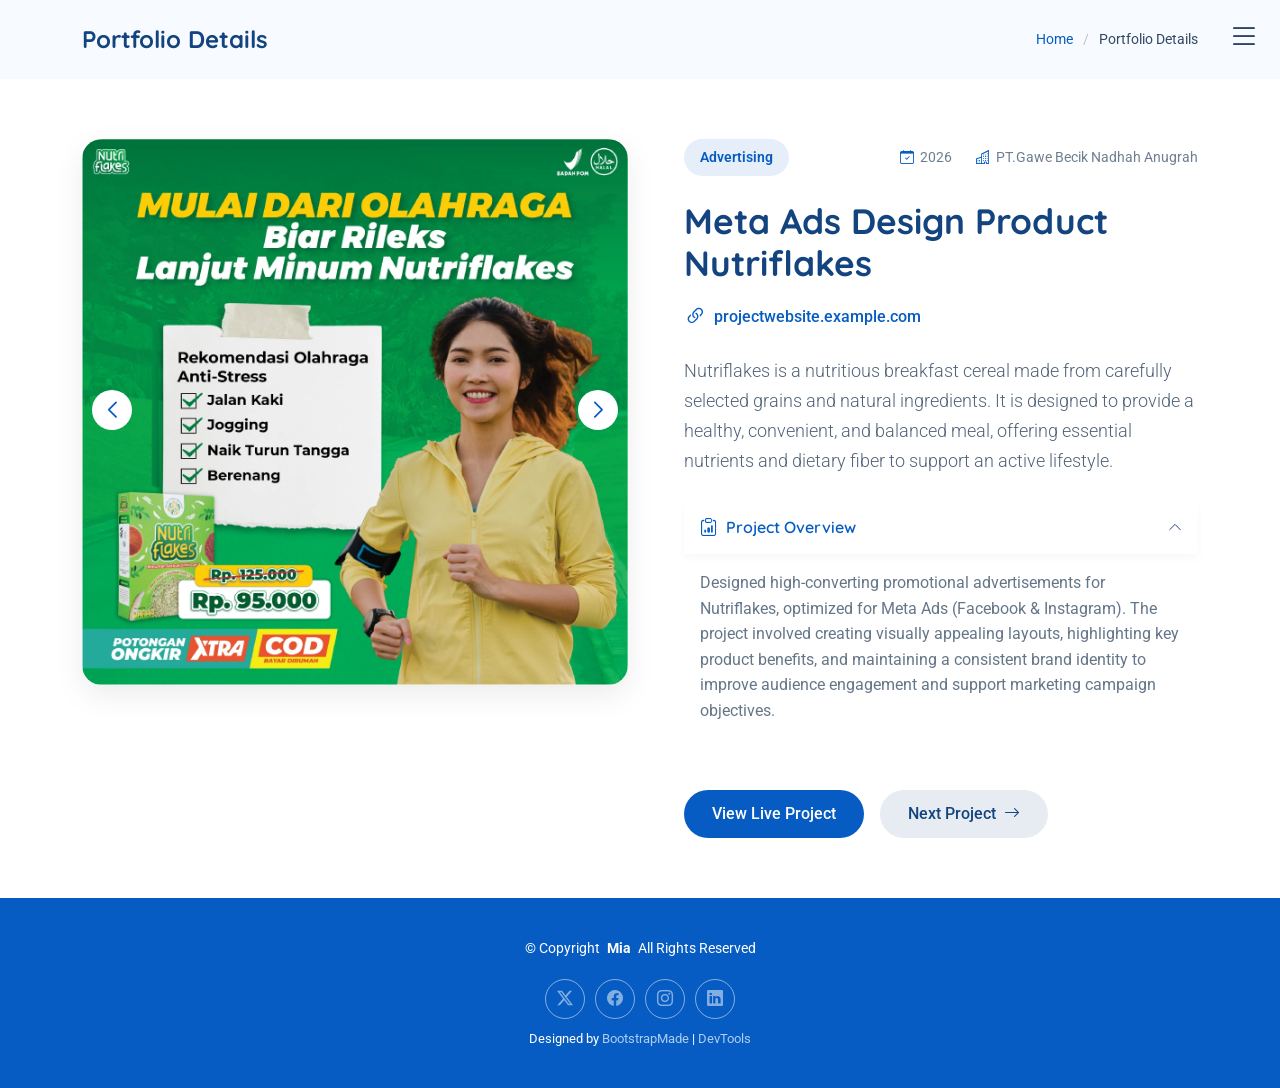
<file: portfolionutri.html>
<!DOCTYPE html>
<html lang="en">

<head>
  <meta charset="utf-8">
  <meta content="width=device-width, initial-scale=1.0" name="viewport">
  <title>Mia Rahma Wulandari | Graphic Designer</title>
  <meta name="description" content="">
  <meta name="keywords" content="">

  <!-- Favicons -->
  <link href="assets/img/logomia.png" rel="icon">
  <link href="assets/img/apple-touch-icon.png" rel="apple-touch-icon">

  <!-- Fonts -->
  <link href="https://fonts.googleapis.com" rel="preconnect">
  <link href="https://fonts.gstatic.com" rel="preconnect" crossorigin>
  <link href="https://fonts.googleapis.com/css2?family=Roboto:ital,wght@0,100;0,300;0,400;0,500;0,700;0,900;1,100;1,300;1,400;1,500;1,700;1,900&family=Open+Sans:ital,wght@0,300;0,400;0,500;0,600;0,700;0,800;1,300;1,400;1,500;1,600;1,700;1,800&family=Quicksand:wght@300;400;500;600;700&display=swap" rel="stylesheet">

  <!-- Vendor CSS Files -->
  <link href="assets/vendor/bootstrap/css/bootstrap.min.css" rel="stylesheet">
  <link href="assets/vendor/bootstrap-icons/bootstrap-icons.css" rel="stylesheet">
  <link href="assets/vendor/aos/aos.css" rel="stylesheet">
  <link href="assets/vendor/glightbox/css/glightbox.min.css" rel="stylesheet">
  <link href="assets/vendor/swiper/swiper-bundle.min.css" rel="stylesheet">

  <!-- Main CSS File -->
  <link href="assets/css/main.css" rel="stylesheet">

  <!-- =======================================================
  * Template Name: Style
  * Template URL: https://bootstrapmade.com/style-bootstrap-portfolio-template/
  * Updated: Jul 02 2025 with Bootstrap v5.3.7
  * Author: BootstrapMade.com
  * License: https://bootstrapmade.com/license/
  ======================================================== -->
</head>

<body class="portfolio-details-page">

  <header id="header" class="header d-flex align-items-center fixed-top">
    <div class="container-fluid position-relative d-flex align-items-center justify-content-between">

      <a href="index.html" class="logo d-flex align-items-center">
        <!-- Uncomment the line below if you also wish to use an image logo -->
        <!-- <img src="assets/img/logo.webp" alt=""> -->
        <!-- Uncomment the line below if you also wish to use an text logo -->
        <!-- <h1 class="sitename">Style</h1>  -->
      </a>

      <nav id="navmenu" class="navmenu">

        <div class="profile-img">
          <img src="assets/img/profile/fotomia.webp" alt="" class="img-fluid rounded-circle">
        </div>

        <a href="index.html" class="logo d-flex align-items-center justify-content-center">
          <!-- Uncomment the line below if you also wish to use an image logo -->
          <!-- <img src="assets/img/logo.webp" alt=""> -->
          <h1 class="sitename">Mia Rahma Wulandari</h1>
        </a>

        <div class="social-links text-center">
          <a href="#" class="twitter"><i class="bi bi-twitter-x"></i></a>
          <a href="#" class="facebook"><i class="bi bi-facebook"></i></a>
          <a href="#" class="instagram"><i class="bi bi-instagram"></i></a>
          <a href="#" class="google-plus"><i class="bi bi-skype"></i></a>
          <a href="#" class="linkedin"><i class="bi bi-linkedin"></i></a>
        </div>

        <ul>
          <li><a href="#hero">Home</a></li>
          <li><a href="#about">About</a></li>
          <li><a href="#resume">Resume</a></li>
          <li><a href="#portfolio">Portfolio</a></li>
          <li><a href="#services">Services</a></li>
          <li><a href="#contact">Contact</a></li>
        </ul>
        <i class="mobile-nav-toggle d-xl-none bi bi-list"></i>
      </nav>

    </div>
  </header>

  <main class="main">

    <!-- Page Title -->
    <div class="page-title light-background">
      <div class="container d-lg-flex justify-content-between align-items-center">
        <h1 class="mb-2 mb-lg-0">Portfolio Details</h1>
        <nav class="breadcrumbs">
          <ol>
            <li><a href="index.html">Home</a></li>
            <li class="current">Portfolio Details</li>
          </ol>
        </nav>
      </div>
    </div><!-- End Page Title -->

    <!-- Portfolio Details Section -->
    <section id="portfolio-details" class="portfolio-details section">

      <div class="container" data-aos="fade-up" data-aos-delay="100">

        <div class="row gy-4">
          <div class="col-lg-6" data-aos="fade-right">
            <div class="portfolio-details-media">
              <div class="main-image">
                <div class="portfolio-details-slider swiper init-swiper" data-aos="zoom-in">
                  <script type="application/json" class="swiper-config">
                    {
                      "loop": true,
                      "speed": 1000,
                      "autoplay": {
                        "delay": 6000
                      },
                      "effect": "creative",
                      "creativeEffect": {
                        "prev": {
                          "shadow": true,
                          "translate": [0, 0, -400]
                        },
                        "next": {
                          "translate": ["100%", 0, 0]
                        }
                      },
                      "slidesPerView": 1,
                      "navigation": {
                        "nextEl": ".swiper-button-next",
                        "prevEl": ".swiper-button-prev"
                      }
                    }
                  </script>
                  <div class="swiper-wrapper">
                    <div class="swiper-slide">
                      <a href="assets/img/portfolio/advertising/nutri/1.webp"
                        class="glightbox"
                        data-gallery="nutriflakes-gallery">
                        <img src="assets/img/portfolio/advertising/nutri/1.webp"
                            alt="Portfolio Image"
                            class="img-fluid">
                      </a>
                    </div>

                    <div class="swiper-slide">
                      <a href="assets/img/portfolio/advertising/nutri/2.webp"
                        class="glightbox"
                        data-gallery="nutriflakes-gallery">
                        <img src="assets/img/portfolio/advertising/nutri/2.webp"
                            alt="Portfolio Image"
                            class="img-fluid">
                      </a>
                    </div>

                    <div class="swiper-slide">
                      <a href="assets/img/portfolio/advertising/nutri/3.webp"
                        class="glightbox"
                        data-gallery="nutriflakes-gallery">
                        <img src="assets/img/portfolio/advertising/nutri/3.webp"
                            alt="Portfolio Image"
                            class="img-fluid">
                      </a>
                    </div>

                    <div class="swiper-slide">
                      <a href="assets/img/portfolio/advertising/nutri/4.webp"
                        class="glightbox"
                        data-gallery="nutriflakes-gallery">
                        <img src="assets/img/portfolio/advertising/nutri/4.webp"
                            alt="Portfolio Image"
                            class="img-fluid">
                      </a>
                    </div>

                    <div class="swiper-slide">
                      <a href="assets/img/portfolio/advertising/nutri/5.webp"
                        class="glightbox"
                        data-gallery="nutriflakes-gallery">
                        <img src="assets/img/portfolio/advertising/nutri/5.webp"
                            alt="Portfolio Image"
                            class="img-fluid">
                      </a>
                    </div>

                    <div class="swiper-slide">
                      <a href="assets/img/portfolio/advertising/nutri/6.webp"
                        class="glightbox"
                        data-gallery="nutriflakes-gallery">
                        <img src="assets/img/portfolio/advertising/nutri/6.webp"
                            alt="Portfolio Image"
                            class="img-fluid">
                      </a>
                    </div>

                  </div>
                  <div class="swiper-button-prev"></div>
                  <div class="swiper-button-next"></div>
                </div>
              </div>

            </div>
          </div>

          <div class="col-lg-6" data-aos="fade-left">
            <div class="portfolio-details-content">
              <div class="project-meta">
                <div class="badge-wrapper">
                  <span class="project-badge">Advertising</span>
                </div>
                <div class="date-client">
                  <div class="meta-item">
                    <i class="bi bi-calendar-check"></i>
                    <span>2026</span>
                  </div>
                  <div class="meta-item">
                    <i class="bi bi-buildings"></i>
                    <span>PT.Gawe Becik Nadhah Anugrah</span>
                  </div>
                </div>
              </div>

              <h2 class="project-title">Meta Ads Design Product Nutriflakes</h2>

              <div class="project-website">
                <i class="bi bi-link-45deg"></i>
                <a href="#" target="_blank">projectwebsite.example.com</a>
              </div>

              <div class="project-overview">
                <p class="lead">
                   Nutriflakes is a nutritious breakfast cereal made from carefully selected grains and natural ingredients. It is designed to provide a healthy, convenient, and balanced meal, offering essential nutrients and dietary fiber to support an active lifestyle.
                </p>

                <div class="accordion project-accordion" id="portfolio-details-projectAccordion">
                  <div class="accordion-item" data-aos="fade-up">
                    <h2 class="accordion-header">
                      <button class="accordion-button" type="button" data-bs-toggle="collapse" data-bs-target="#portfolio-details-collapse-1" aria-expanded="true" aria-controls="collapseOne">
                        <i class="bi bi-clipboard-data me-2"></i> Project Overview
                      </button>
                    </h2>
                    <div id="portfolio-details-collapse-1" class="accordion-collapse collapse show" data-bs-parent="#portfolio-details-projectAccordion">
                      <div class="accordion-body">
                        <p>Designed high-converting promotional advertisements for Nutriflakes, optimized for Meta Ads (Facebook & Instagram). The project involved creating visually appealing layouts, highlighting key product benefits, and maintaining a consistent brand identity to improve audience engagement and support marketing campaign objectives.</p>
                      </div>
                    </div>
                  </div>
                </div>
              </div>

              <div class="cta-buttons" data-aos="fade-up" data-aos-delay="400">
                <a href="#" class="btn-view-project">View Live Project</a>
                <a href="#" class="btn-next-project">Next Project <i class="bi bi-arrow-right"></i></a>
              </div>
            </div>
          </div>
        </div>

      </div>

    </section><!-- /Portfolio Details Section -->

  </main>

  <footer id="footer" class="footer dark-background">

    <div class="container">
      <div class="copyright text-center ">
        <p>© <span>Copyright</span> <strong class="px-1 sitename">Mia</strong> <span>All Rights Reserved</span></p>
      </div>
      <div class="social-links d-flex justify-content-center">
        <a href=""><i class="bi bi-twitter-x"></i></a>
        <a href=""><i class="bi bi-facebook"></i></a>
        <a href=""><i class="bi bi-instagram"></i></a>
        <a href=""><i class="bi bi-linkedin"></i></a>
      </div>
      <div class="credits">
        <!-- All the links in the footer should remain intact. -->
        <!-- You can delete the links only if you've purchased the pro version. -->
        <!-- Licensing information: https://bootstrapmade.com/license/ -->
        <!-- Purchase the pro version with working PHP/AJAX contact form: [buy-url] -->
        Designed by <a href="https://bootstrapmade.com/">BootstrapMade</a> | <a href="https://bootstrapmade.com/tools/">DevTools</a>
      </div>
    </div>

  </footer>

  <!-- Scroll Top -->
  <a href="#" id="scroll-top" class="scroll-top d-flex align-items-center justify-content-center"><i class="bi bi-arrow-up-short"></i></a>

  <!-- Vendor JS Files -->
  <script src="assets/vendor/bootstrap/js/bootstrap.bundle.min.js"></script>
  <script src="assets/vendor/php-email-form/validate.js"></script>
  <script src="assets/vendor/aos/aos.js"></script>
  <script src="assets/vendor/purecounter/purecounter_vanilla.js"></script>
  <script src="assets/vendor/typed.js/typed.umd.js"></script>
  <script src="assets/vendor/waypoints/noframework.waypoints.js"></script>
  <script src="assets/vendor/glightbox/js/glightbox.min.js"></script>
  <script src="assets/vendor/imagesloaded/imagesloaded.pkgd.min.js"></script>
  <script src="assets/vendor/isotope-layout/isotope.pkgd.min.js"></script>
  <script src="assets/vendor/swiper/swiper-bundle.min.js"></script>

  <!-- Main JS File -->
  <script src="assets/js/main.js"></script>

</body>

</html>
</file>
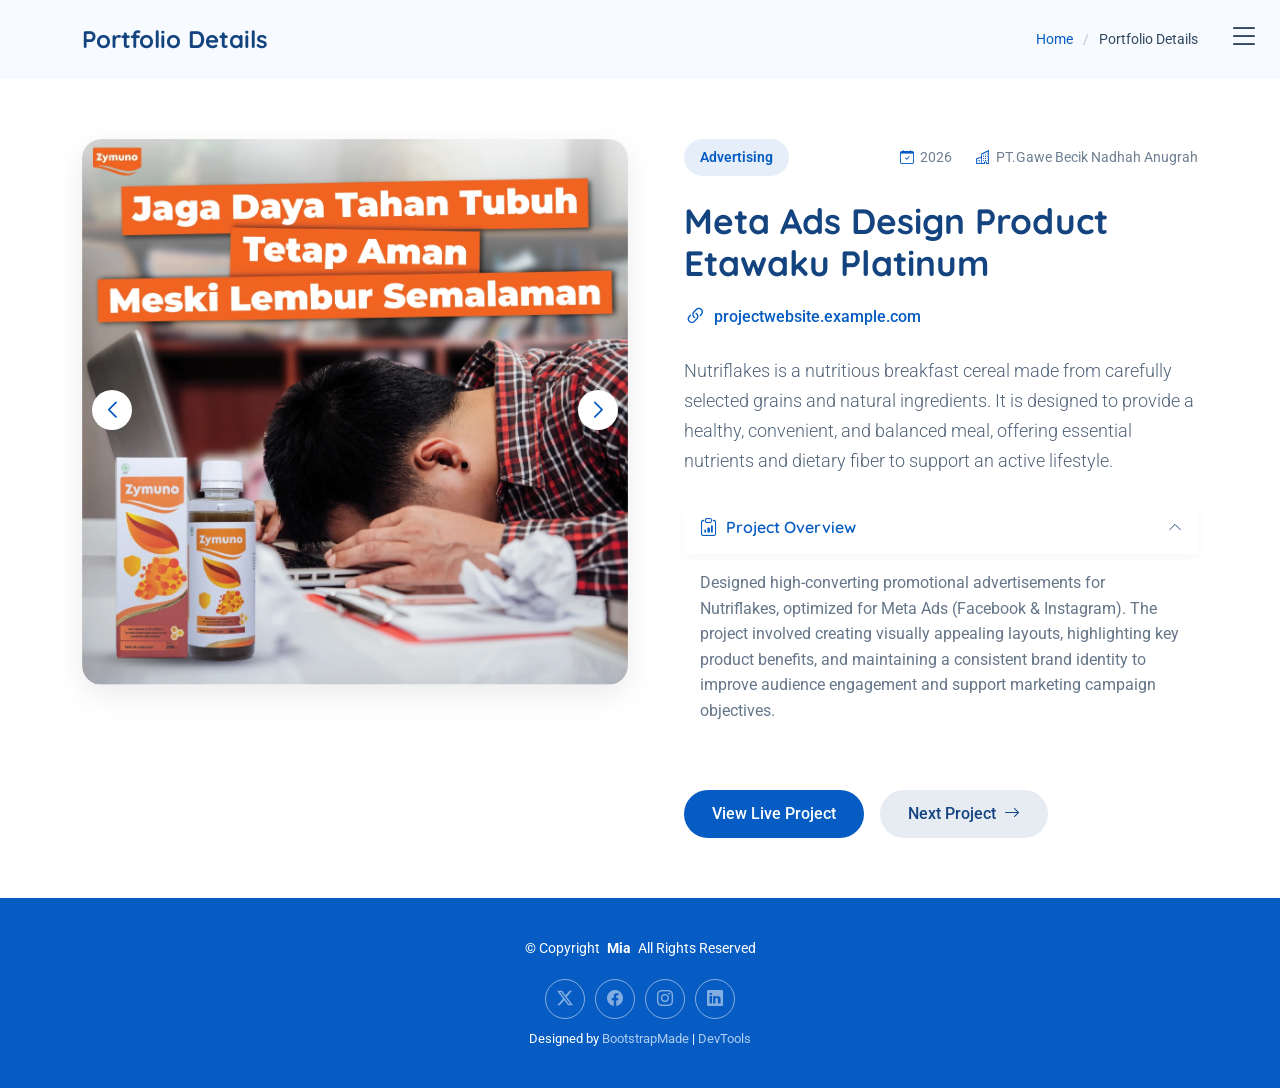
<file: portfoliozymuno.html>
<!DOCTYPE html>
<html lang="en">

<head>
  <meta charset="utf-8">
  <meta content="width=device-width, initial-scale=1.0" name="viewport">
  <title>Mia Rahma Wulandari | Graphic Designer</title>
  <meta name="description" content="">
  <meta name="keywords" content="">

  <!-- Favicons -->
  <link href="assets/img/logomia.png" rel="icon">
  <link href="assets/img/apple-touch-icon.png" rel="apple-touch-icon">

  <!-- Fonts -->
  <link href="https://fonts.googleapis.com" rel="preconnect">
  <link href="https://fonts.gstatic.com" rel="preconnect" crossorigin>
  <link href="https://fonts.googleapis.com/css2?family=Roboto:ital,wght@0,100;0,300;0,400;0,500;0,700;0,900;1,100;1,300;1,400;1,500;1,700;1,900&family=Open+Sans:ital,wght@0,300;0,400;0,500;0,600;0,700;0,800;1,300;1,400;1,500;1,600;1,700;1,800&family=Quicksand:wght@300;400;500;600;700&display=swap" rel="stylesheet">

  <!-- Vendor CSS Files -->
  <link href="assets/vendor/bootstrap/css/bootstrap.min.css" rel="stylesheet">
  <link href="assets/vendor/bootstrap-icons/bootstrap-icons.css" rel="stylesheet">
  <link href="assets/vendor/aos/aos.css" rel="stylesheet">
  <link href="assets/vendor/glightbox/css/glightbox.min.css" rel="stylesheet">
  <link href="assets/vendor/swiper/swiper-bundle.min.css" rel="stylesheet">

  <!-- Main CSS File -->
  <link href="assets/css/main.css" rel="stylesheet">

  <!-- =======================================================
  * Template Name: Style
  * Template URL: https://bootstrapmade.com/style-bootstrap-portfolio-template/
  * Updated: Jul 02 2025 with Bootstrap v5.3.7
  * Author: BootstrapMade.com
  * License: https://bootstrapmade.com/license/
  ======================================================== -->
</head>

<body class="portfolio-details-page">

  <header id="header" class="header d-flex align-items-center fixed-top">
    <div class="container-fluid position-relative d-flex align-items-center justify-content-between">

      <a href="index.html" class="logo d-flex align-items-center">
        <!-- Uncomment the line below if you also wish to use an image logo -->
        <!-- <img src="assets/img/logo.webp" alt=""> -->
        <!-- Uncomment the line below if you also wish to use an text logo -->
        <!-- <h1 class="sitename">Style</h1>  -->
      </a>

      <nav id="navmenu" class="navmenu">

        <div class="profile-img">
          <img src="assets/img/profile/fotomia.webp" alt="" class="img-fluid rounded-circle">
        </div>

        <a href="index.html" class="logo d-flex align-items-center justify-content-center">
          <!-- Uncomment the line below if you also wish to use an image logo -->
          <!-- <img src="assets/img/logo.webp" alt=""> -->
          <h1 class="sitename">Mia Rahma Wulandari</h1>
        </a>

        <div class="social-links text-center">
          <a href="#" class="twitter"><i class="bi bi-twitter-x"></i></a>
          <a href="#" class="facebook"><i class="bi bi-facebook"></i></a>
          <a href="#" class="instagram"><i class="bi bi-instagram"></i></a>
          <a href="#" class="google-plus"><i class="bi bi-skype"></i></a>
          <a href="#" class="linkedin"><i class="bi bi-linkedin"></i></a>
        </div>

        <ul>
          <li><a href="#hero">Home</a></li>
          <li><a href="#about">About</a></li>
          <li><a href="#resume">Resume</a></li>
          <li><a href="#portfolio">Portfolio</a></li>
          <li><a href="#services">Services</a></li>
          <li><a href="#contact">Contact</a></li>
        </ul>
        <i class="mobile-nav-toggle d-xl-none bi bi-list"></i>
      </nav>

    </div>
  </header>

  <main class="main">

    <!-- Page Title -->
    <div class="page-title light-background">
      <div class="container d-lg-flex justify-content-between align-items-center">
        <h1 class="mb-2 mb-lg-0">Portfolio Details</h1>
        <nav class="breadcrumbs">
          <ol>
            <li><a href="index.html">Home</a></li>
            <li class="current">Portfolio Details</li>
          </ol>
        </nav>
      </div>
    </div><!-- End Page Title -->

    <!-- Portfolio Details Section -->
    <section id="portfolio-details" class="portfolio-details section">

      <div class="container" data-aos="fade-up" data-aos-delay="100">

        <div class="row gy-4">
          <div class="col-lg-6" data-aos="fade-right">
            <div class="portfolio-details-media">
              <div class="main-image">
                <div class="portfolio-details-slider swiper init-swiper" data-aos="zoom-in">
                  <script type="application/json" class="swiper-config">
                    {
                      "loop": true,
                      "speed": 1000,
                      "autoplay": {
                        "delay": 6000
                      },
                      "effect": "creative",
                      "creativeEffect": {
                        "prev": {
                          "shadow": true,
                          "translate": [0, 0, -400]
                        },
                        "next": {
                          "translate": ["100%", 0, 0]
                        }
                      },
                      "slidesPerView": 1,
                      "navigation": {
                        "nextEl": ".swiper-button-next",
                        "prevEl": ".swiper-button-prev"
                      }
                    }
                  </script>
                  <div class="swiper-wrapper">
                    <div class="swiper-slide">
                      <a href="assets/img/portfolio/advertising/zymuno/1.webp"
                        class="glightbox"
                        data-gallery="nutriflakes-gallery">
                        <img src="assets/img/portfolio/advertising/zymuno/1.webp"
                            alt="Portfolio Image"
                            class="img-fluid">
                      </a>
                    </div>

                    <div class="swiper-slide">
                      <a href="assets/img/portfolio/advertising/zymuno/2.webp"
                        class="glightbox"
                        data-gallery="nutriflakes-gallery">
                        <img src="assets/img/portfolio/advertising/zymuno/2.webp"
                            alt="Portfolio Image"
                            class="img-fluid">
                      </a>
                    </div>

                    <div class="swiper-slide">
                      <a href="assets/img/portfolio/advertising/zymuno/3.webp"
                        class="glightbox"
                        data-gallery="nutriflakes-gallery">
                        <img src="assets/img/portfolio/advertising/zymuno/3.webp"
                            alt="Portfolio Image"
                            class="img-fluid">
                      </a>
                    </div>

                    <div class="swiper-slide">
                      <a href="assets/img/portfolio/advertising/zymuno/4.webp"
                        class="glightbox"
                        data-gallery="nutriflakes-gallery">
                        <img src="assets/img/portfolio/advertising/zymuno/4.webp"
                            alt="Portfolio Image"
                            class="img-fluid">
                      </a>
                    </div>

                    <div class="swiper-slide">
                      <a href="assets/img/portfolio/advertising/zymuno/5.webp"
                        class="glightbox"
                        data-gallery="nutriflakes-gallery">
                        <img src="assets/img/portfolio/advertising/zymuno/5.webp"
                            alt="Portfolio Image"
                            class="img-fluid">
                      </a>
                    </div>

                    <div class="swiper-slide">
                      <a href="assets/img/portfolio/advertising/zymuno/6.webp"
                        class="glightbox"
                        data-gallery="nutriflakes-gallery">
                        <img src="assets/img/portfolio/advertising/zymuno/6.webp"
                            alt="Portfolio Image"
                            class="img-fluid">
                      </a>
                    </div>

                  </div>
                  <div class="swiper-button-prev"></div>
                  <div class="swiper-button-next"></div>
                </div>
              </div>

            </div>
          </div>

          <div class="col-lg-6" data-aos="fade-left">
            <div class="portfolio-details-content">
              <div class="project-meta">
                <div class="badge-wrapper">
                  <span class="project-badge">Advertising</span>
                </div>
                <div class="date-client">
                  <div class="meta-item">
                    <i class="bi bi-calendar-check"></i>
                    <span>2026</span>
                  </div>
                  <div class="meta-item">
                    <i class="bi bi-buildings"></i>
                    <span>PT.Gawe Becik Nadhah Anugrah</span>
                  </div>
                </div>
              </div>

              <h2 class="project-title">Meta Ads Design Product Etawaku Platinum</h2>

              <div class="project-website">
                <i class="bi bi-link-45deg"></i>
                <a href="#" target="_blank">projectwebsite.example.com</a>
              </div>

              <div class="project-overview">
                <p class="lead">
                   Nutriflakes is a nutritious breakfast cereal made from carefully selected grains and natural ingredients. It is designed to provide a healthy, convenient, and balanced meal, offering essential nutrients and dietary fiber to support an active lifestyle.
                </p>

                <div class="accordion project-accordion" id="portfolio-details-projectAccordion">
                  <div class="accordion-item" data-aos="fade-up">
                    <h2 class="accordion-header">
                      <button class="accordion-button" type="button" data-bs-toggle="collapse" data-bs-target="#portfolio-details-collapse-1" aria-expanded="true" aria-controls="collapseOne">
                        <i class="bi bi-clipboard-data me-2"></i> Project Overview
                      </button>
                    </h2>
                    <div id="portfolio-details-collapse-1" class="accordion-collapse collapse show" data-bs-parent="#portfolio-details-projectAccordion">
                      <div class="accordion-body">
                        <p>Designed high-converting promotional advertisements for Nutriflakes, optimized for Meta Ads (Facebook & Instagram). The project involved creating visually appealing layouts, highlighting key product benefits, and maintaining a consistent brand identity to improve audience engagement and support marketing campaign objectives.</p>
                      </div>
                    </div>
                  </div>
                </div>
              </div>

              <div class="cta-buttons" data-aos="fade-up" data-aos-delay="400">
                <a href="#" class="btn-view-project">View Live Project</a>
                <a href="#" class="btn-next-project">Next Project <i class="bi bi-arrow-right"></i></a>
              </div>
            </div>
          </div>
        </div>

      </div>

    </section><!-- /Portfolio Details Section -->

  </main>

  <footer id="footer" class="footer dark-background">

    <div class="container">
      <div class="copyright text-center ">
        <p>© <span>Copyright</span> <strong class="px-1 sitename">Mia</strong> <span>All Rights Reserved</span></p>
      </div>
      <div class="social-links d-flex justify-content-center">
        <a href=""><i class="bi bi-twitter-x"></i></a>
        <a href=""><i class="bi bi-facebook"></i></a>
        <a href=""><i class="bi bi-instagram"></i></a>
        <a href=""><i class="bi bi-linkedin"></i></a>
      </div>
      <div class="credits">
        <!-- All the links in the footer should remain intact. -->
        <!-- You can delete the links only if you've purchased the pro version. -->
        <!-- Licensing information: https://bootstrapmade.com/license/ -->
        <!-- Purchase the pro version with working PHP/AJAX contact form: [buy-url] -->
        Designed by <a href="https://bootstrapmade.com/">BootstrapMade</a> | <a href="https://bootstrapmade.com/tools/">DevTools</a>
      </div>
    </div>

  </footer>

  <!-- Scroll Top -->
  <a href="#" id="scroll-top" class="scroll-top d-flex align-items-center justify-content-center"><i class="bi bi-arrow-up-short"></i></a>

  <!-- Vendor JS Files -->
  <script src="assets/vendor/bootstrap/js/bootstrap.bundle.min.js"></script>
  <script src="assets/vendor/php-email-form/validate.js"></script>
  <script src="assets/vendor/aos/aos.js"></script>
  <script src="assets/vendor/purecounter/purecounter_vanilla.js"></script>
  <script src="assets/vendor/typed.js/typed.umd.js"></script>
  <script src="assets/vendor/waypoints/noframework.waypoints.js"></script>
  <script src="assets/vendor/glightbox/js/glightbox.min.js"></script>
  <script src="assets/vendor/imagesloaded/imagesloaded.pkgd.min.js"></script>
  <script src="assets/vendor/isotope-layout/isotope.pkgd.min.js"></script>
  <script src="assets/vendor/swiper/swiper-bundle.min.js"></script>

  <!-- Main JS File -->
  <script src="assets/js/main.js"></script>

</body>

</html>
</file>
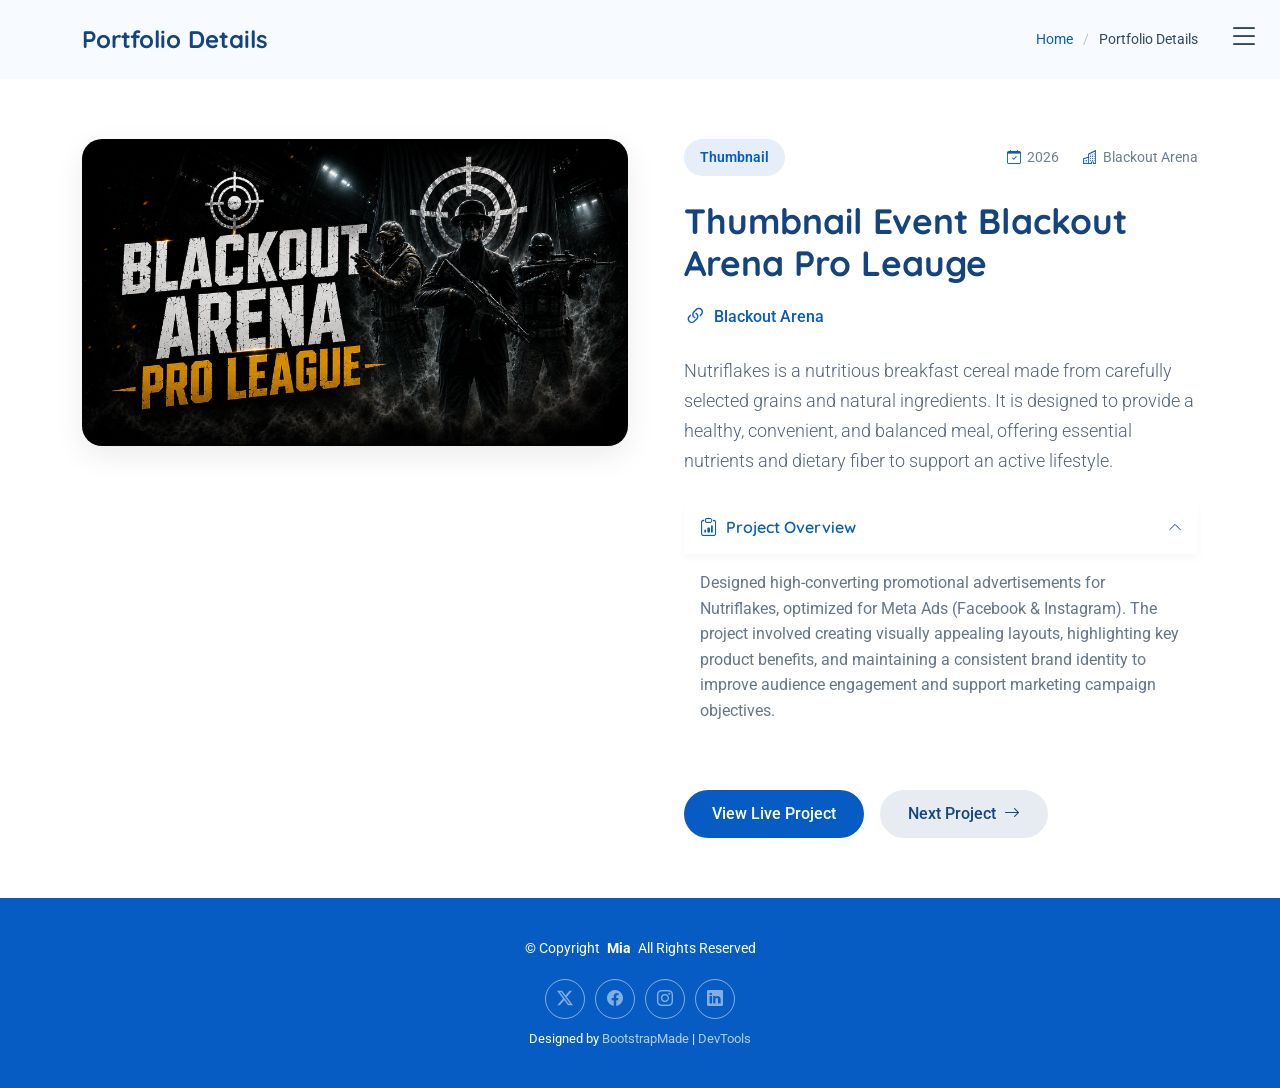
<file: portofolioblackout.html>
<!DOCTYPE html>
<html lang="en">

<head>
  <meta charset="utf-8">
  <meta content="width=device-width, initial-scale=1.0" name="viewport">
  <title>Mia Rahma Wulandari | Graphic Designer</title>
  <meta name="description" content="">
  <meta name="keywords" content="">

  <!-- Favicons -->
  <link href="assets/img/logomia.png" rel="icon">
  <link href="assets/img/apple-touch-icon.png" rel="apple-touch-icon">

  <!-- Fonts -->
  <link href="https://fonts.googleapis.com" rel="preconnect">
  <link href="https://fonts.gstatic.com" rel="preconnect" crossorigin>
  <link href="https://fonts.googleapis.com/css2?family=Roboto:ital,wght@0,100;0,300;0,400;0,500;0,700;0,900;1,100;1,300;1,400;1,500;1,700;1,900&family=Open+Sans:ital,wght@0,300;0,400;0,500;0,600;0,700;0,800;1,300;1,400;1,500;1,600;1,700;1,800&family=Quicksand:wght@300;400;500;600;700&display=swap" rel="stylesheet">

  <!-- Vendor CSS Files -->
  <link href="assets/vendor/bootstrap/css/bootstrap.min.css" rel="stylesheet">
  <link href="assets/vendor/bootstrap-icons/bootstrap-icons.css" rel="stylesheet">
  <link href="assets/vendor/aos/aos.css" rel="stylesheet">
  <link href="assets/vendor/glightbox/css/glightbox.min.css" rel="stylesheet">
  <link href="assets/vendor/swiper/swiper-bundle.min.css" rel="stylesheet">

  <!-- Main CSS File -->
  <link href="assets/css/main.css" rel="stylesheet">

  <!-- =======================================================
  * Template Name: Style
  * Template URL: https://bootstrapmade.com/style-bootstrap-portfolio-template/
  * Updated: Jul 02 2025 with Bootstrap v5.3.7
  * Author: BootstrapMade.com
  * License: https://bootstrapmade.com/license/
  ======================================================== -->
</head>

<body class="portfolio-details-page">

  <header id="header" class="header d-flex align-items-center fixed-top">
    <div class="container-fluid position-relative d-flex align-items-center justify-content-between">

      <a href="index.html" class="logo d-flex align-items-center">
        <!-- Uncomment the line below if you also wish to use an image logo -->
        <!-- <img src="assets/img/logo.webp" alt=""> -->
        <!-- Uncomment the line below if you also wish to use an text logo -->
        <!-- <h1 class="sitename">Style</h1>  -->
      </a>

      <nav id="navmenu" class="navmenu">

        <div class="profile-img">
          <img src="assets/img/profile/fotomia.webp" alt="" class="img-fluid rounded-circle">
        </div>

        <a href="index.html" class="logo d-flex align-items-center justify-content-center">
          <!-- Uncomment the line below if you also wish to use an image logo -->
          <!-- <img src="assets/img/logo.webp" alt=""> -->
          <h1 class="sitename">Mia Rahma Wulandari</h1>
        </a>

        <div class="social-links text-center">
          <a href="#" class="twitter"><i class="bi bi-twitter-x"></i></a>
          <a href="#" class="facebook"><i class="bi bi-facebook"></i></a>
          <a href="#" class="instagram"><i class="bi bi-instagram"></i></a>
          <a href="#" class="google-plus"><i class="bi bi-skype"></i></a>
          <a href="#" class="linkedin"><i class="bi bi-linkedin"></i></a>
        </div>

        <ul>
          <li><a href="#hero">Home</a></li>
          <li><a href="#about">About</a></li>
          <li><a href="#resume">Resume</a></li>
          <li><a href="#portfolio">Portfolio</a></li>
          <li><a href="#services">Services</a></li>
          <li><a href="#contact">Contact</a></li>
        </ul>
        <i class="mobile-nav-toggle d-xl-none bi bi-list"></i>
      </nav>

    </div>
  </header>

  <main class="main">

    <!-- Page Title -->
    <div class="page-title light-background">
      <div class="container d-lg-flex justify-content-between align-items-center">
        <h1 class="mb-2 mb-lg-0">Portfolio Details</h1>
        <nav class="breadcrumbs">
          <ol>
            <li><a href="index.html">Home</a></li>
            <li class="current">Portfolio Details</li>
          </ol>
        </nav>
      </div>
    </div><!-- End Page Title -->

    <!-- Portfolio Details Section -->
    <section id="portfolio-details" class="portfolio-details section">

      <div class="container" data-aos="fade-up" data-aos-delay="100">

        <div class="row gy-4">
          <div class="col-lg-6" data-aos="fade-right">
            <div class="portfolio-details-media">
              <div class="main-image">
                <div class="portfolio-details-slider swiper init-swiper" data-aos="zoom-in">
                  <script type="application/json" class="swiper-config">
                    {
                      "loop": true,
                      "speed": 1000,
                      "autoplay": {
                        "delay": 6000
                      },
                      "effect": "creative",
                      "creativeEffect": {
                        "prev": {
                          "shadow": true,
                          "translate": [0, 0, -400]
                        },
                        "next": {
                          "translate": ["100%", 0, 0]
                        }
                      },
                      "slidesPerView": 1,
                      "navigation": {
                        "nextEl": ".swiper-button-next",
                        "prevEl": ".swiper-button-prev"
                      }
                    }
                  </script>
                  <div class="swiper-wrapper">
                    <div class="swiper-slide">
                      <a href="assets/img/portfolio/thumbnail/blackout/1.webp"
                        class="glightbox"
                        data-gallery="nutriflakes-gallery">
                        <img src="assets/img/portfolio/thumbnail/blackout/1.webp"
                            alt="Portfolio Image"
                            class="img-fluid">
                      </a>
                    </div>

                  </div>
                  <div class="swiper-button-prev"></div>
                  <div class="swiper-button-next"></div>
                </div>
              </div>

            </div>
          </div>

          <div class="col-lg-6" data-aos="fade-left">
            <div class="portfolio-details-content">
              <div class="project-meta">
                <div class="badge-wrapper">
                  <span class="project-badge">Thumbnail</span>
                </div>
                <div class="date-client">
                  <div class="meta-item">
                    <i class="bi bi-calendar-check"></i>
                    <span>2026</span>
                  </div>
                  <div class="meta-item">
                    <i class="bi bi-buildings"></i>
                    <span>Blackout Arena</span>
                  </div>
                </div>
              </div>

              <h2 class="project-title">Thumbnail Event Blackout Arena Pro Leauge</h2>

              <div class="project-website">
                <i class="bi bi-link-45deg"></i>
                <a href="#" target="_blank">Blackout Arena</a>
              </div>

              <div class="project-overview">
                <p class="lead">
                   Nutriflakes is a nutritious breakfast cereal made from carefully selected grains and natural ingredients. It is designed to provide a healthy, convenient, and balanced meal, offering essential nutrients and dietary fiber to support an active lifestyle.
                </p>

                <div class="accordion project-accordion" id="portfolio-details-projectAccordion">
                  <div class="accordion-item" data-aos="fade-up">
                    <h2 class="accordion-header">
                      <button class="accordion-button" type="button" data-bs-toggle="collapse" data-bs-target="#portfolio-details-collapse-1" aria-expanded="true" aria-controls="collapseOne">
                        <i class="bi bi-clipboard-data me-2"></i> Project Overview
                      </button>
                    </h2>
                    <div id="portfolio-details-collapse-1" class="accordion-collapse collapse show" data-bs-parent="#portfolio-details-projectAccordion">
                      <div class="accordion-body">
                        <p>Designed high-converting promotional advertisements for Nutriflakes, optimized for Meta Ads (Facebook & Instagram). The project involved creating visually appealing layouts, highlighting key product benefits, and maintaining a consistent brand identity to improve audience engagement and support marketing campaign objectives.</p>
                      </div>
                    </div>
                  </div>
                </div>
              </div>

              <div class="cta-buttons" data-aos="fade-up" data-aos-delay="400">
                <a href="#" class="btn-view-project">View Live Project</a>
                <a href="#" class="btn-next-project">Next Project <i class="bi bi-arrow-right"></i></a>
              </div>
            </div>
          </div>
        </div>

      </div>

    </section><!-- /Portfolio Details Section -->

  </main>

  <footer id="footer" class="footer dark-background">

    <div class="container">
      <div class="copyright text-center ">
        <p>© <span>Copyright</span> <strong class="px-1 sitename">Mia</strong> <span>All Rights Reserved</span></p>
      </div>
      <div class="social-links d-flex justify-content-center">
        <a href=""><i class="bi bi-twitter-x"></i></a>
        <a href=""><i class="bi bi-facebook"></i></a>
        <a href=""><i class="bi bi-instagram"></i></a>
        <a href=""><i class="bi bi-linkedin"></i></a>
      </div>
      <div class="credits">
        <!-- All the links in the footer should remain intact. -->
        <!-- You can delete the links only if you've purchased the pro version. -->
        <!-- Licensing information: https://bootstrapmade.com/license/ -->
        <!-- Purchase the pro version with working PHP/AJAX contact form: [buy-url] -->
        Designed by <a href="https://bootstrapmade.com/">BootstrapMade</a> | <a href="https://bootstrapmade.com/tools/">DevTools</a>
      </div>
    </div>

  </footer>

  <!-- Scroll Top -->
  <a href="#" id="scroll-top" class="scroll-top d-flex align-items-center justify-content-center"><i class="bi bi-arrow-up-short"></i></a>

  <!-- Vendor JS Files -->
  <script src="assets/vendor/bootstrap/js/bootstrap.bundle.min.js"></script>
  <script src="assets/vendor/php-email-form/validate.js"></script>
  <script src="assets/vendor/aos/aos.js"></script>
  <script src="assets/vendor/purecounter/purecounter_vanilla.js"></script>
  <script src="assets/vendor/typed.js/typed.umd.js"></script>
  <script src="assets/vendor/waypoints/noframework.waypoints.js"></script>
  <script src="assets/vendor/glightbox/js/glightbox.min.js"></script>
  <script src="assets/vendor/imagesloaded/imagesloaded.pkgd.min.js"></script>
  <script src="assets/vendor/isotope-layout/isotope.pkgd.min.js"></script>
  <script src="assets/vendor/swiper/swiper-bundle.min.js"></script>

  <!-- Main JS File -->
  <script src="assets/js/main.js"></script>

</body>

</html>
</file>
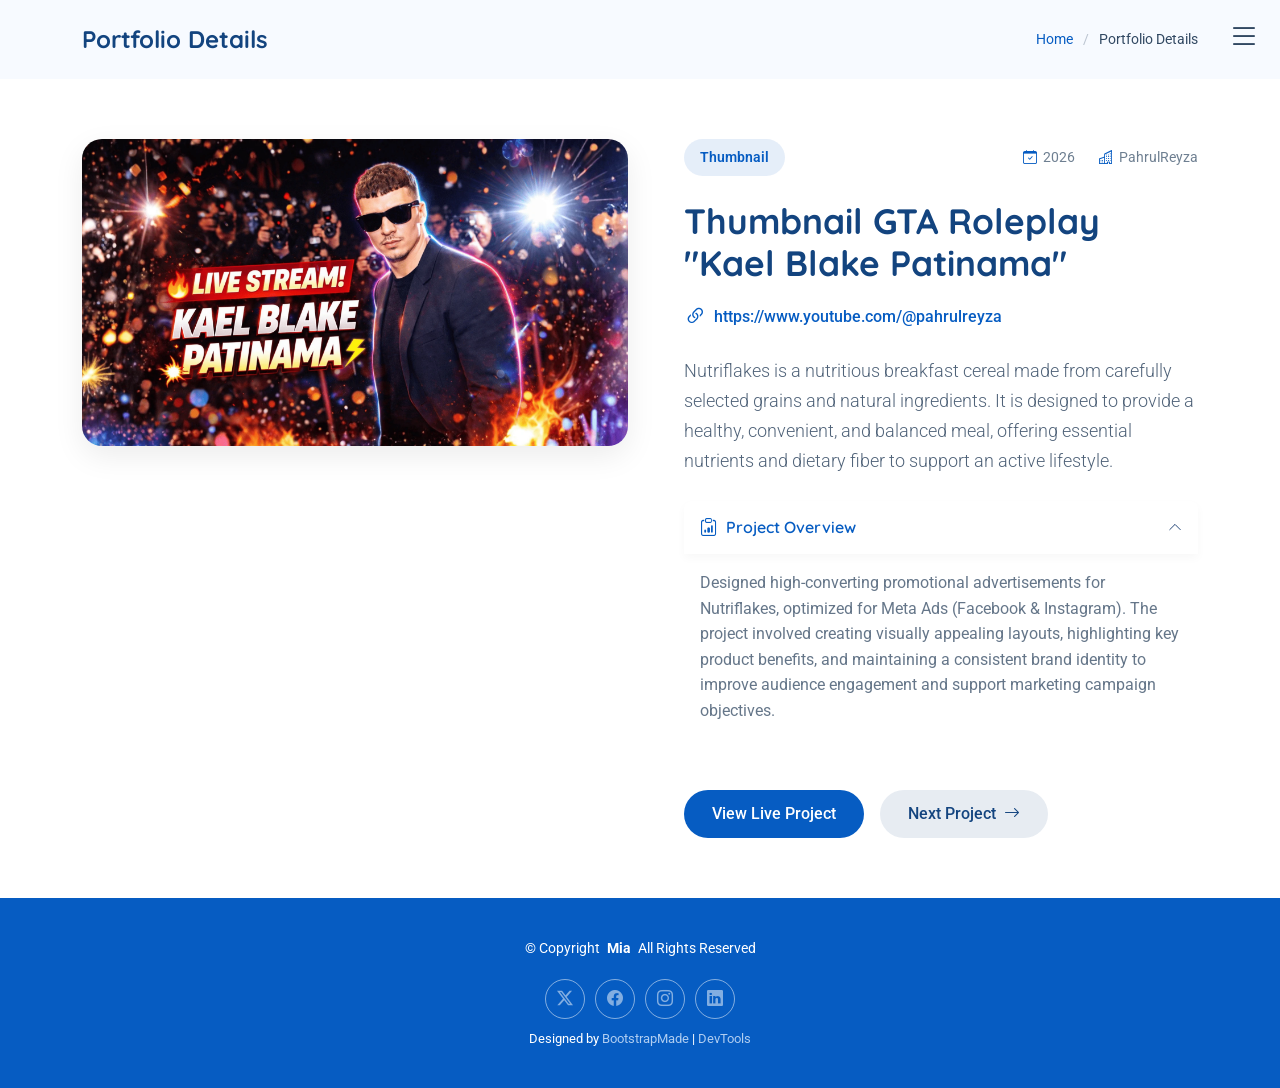
<file: portofolioblake.html>
<!DOCTYPE html>
<html lang="en">

<head>
  <meta charset="utf-8">
  <meta content="width=device-width, initial-scale=1.0" name="viewport">
  <title>Mia Rahma Wulandari | Graphic Designer</title>
  <meta name="description" content="">
  <meta name="keywords" content="">

  <!-- Favicons -->
  <link href="assets/img/logomia.png" rel="icon">
  <link href="assets/img/apple-touch-icon.png" rel="apple-touch-icon">

  <!-- Fonts -->
  <link href="https://fonts.googleapis.com" rel="preconnect">
  <link href="https://fonts.gstatic.com" rel="preconnect" crossorigin>
  <link href="https://fonts.googleapis.com/css2?family=Roboto:ital,wght@0,100;0,300;0,400;0,500;0,700;0,900;1,100;1,300;1,400;1,500;1,700;1,900&family=Open+Sans:ital,wght@0,300;0,400;0,500;0,600;0,700;0,800;1,300;1,400;1,500;1,600;1,700;1,800&family=Quicksand:wght@300;400;500;600;700&display=swap" rel="stylesheet">

  <!-- Vendor CSS Files -->
  <link href="assets/vendor/bootstrap/css/bootstrap.min.css" rel="stylesheet">
  <link href="assets/vendor/bootstrap-icons/bootstrap-icons.css" rel="stylesheet">
  <link href="assets/vendor/aos/aos.css" rel="stylesheet">
  <link href="assets/vendor/glightbox/css/glightbox.min.css" rel="stylesheet">
  <link href="assets/vendor/swiper/swiper-bundle.min.css" rel="stylesheet">

  <!-- Main CSS File -->
  <link href="assets/css/main.css" rel="stylesheet">

  <!-- =======================================================
  * Template Name: Style
  * Template URL: https://bootstrapmade.com/style-bootstrap-portfolio-template/
  * Updated: Jul 02 2025 with Bootstrap v5.3.7
  * Author: BootstrapMade.com
  * License: https://bootstrapmade.com/license/
  ======================================================== -->
</head>

<body class="portfolio-details-page">

  <header id="header" class="header d-flex align-items-center fixed-top">
    <div class="container-fluid position-relative d-flex align-items-center justify-content-between">

      <a href="index.html" class="logo d-flex align-items-center">
        <!-- Uncomment the line below if you also wish to use an image logo -->
        <!-- <img src="assets/img/logo.webp" alt=""> -->
        <!-- Uncomment the line below if you also wish to use an text logo -->
        <!-- <h1 class="sitename">Style</h1>  -->
      </a>

      <nav id="navmenu" class="navmenu">

        <div class="profile-img">
          <img src="assets/img/profile/fotomia.webp" alt="" class="img-fluid rounded-circle">
        </div>

        <a href="index.html" class="logo d-flex align-items-center justify-content-center">
          <!-- Uncomment the line below if you also wish to use an image logo -->
          <!-- <img src="assets/img/logo.webp" alt=""> -->
          <h1 class="sitename">Mia Rahma Wulandari</h1>
        </a>

        <div class="social-links text-center">
          <a href="#" class="twitter"><i class="bi bi-twitter-x"></i></a>
          <a href="#" class="facebook"><i class="bi bi-facebook"></i></a>
          <a href="#" class="instagram"><i class="bi bi-instagram"></i></a>
          <a href="#" class="google-plus"><i class="bi bi-skype"></i></a>
          <a href="#" class="linkedin"><i class="bi bi-linkedin"></i></a>
        </div>

        <ul>
          <li><a href="#hero">Home</a></li>
          <li><a href="#about">About</a></li>
          <li><a href="#resume">Resume</a></li>
          <li><a href="#portfolio">Portfolio</a></li>
          <li><a href="#services">Services</a></li>
          <li><a href="#contact">Contact</a></li>
        </ul>
        <i class="mobile-nav-toggle d-xl-none bi bi-list"></i>
      </nav>

    </div>
  </header>

  <main class="main">

    <!-- Page Title -->
    <div class="page-title light-background">
      <div class="container d-lg-flex justify-content-between align-items-center">
        <h1 class="mb-2 mb-lg-0">Portfolio Details</h1>
        <nav class="breadcrumbs">
          <ol>
            <li><a href="index.html">Home</a></li>
            <li class="current">Portfolio Details</li>
          </ol>
        </nav>
      </div>
    </div><!-- End Page Title -->

    <!-- Portfolio Details Section -->
    <section id="portfolio-details" class="portfolio-details section">

      <div class="container" data-aos="fade-up" data-aos-delay="100">

        <div class="row gy-4">
          <div class="col-lg-6" data-aos="fade-right">
            <div class="portfolio-details-media">
              <div class="main-image">
                <div class="portfolio-details-slider swiper init-swiper" data-aos="zoom-in">
                  <script type="application/json" class="swiper-config">
                    {
                      "loop": true,
                      "speed": 1000,
                      "autoplay": {
                        "delay": 6000
                      },
                      "effect": "creative",
                      "creativeEffect": {
                        "prev": {
                          "shadow": true,
                          "translate": [0, 0, -400]
                        },
                        "next": {
                          "translate": ["100%", 0, 0]
                        }
                      },
                      "slidesPerView": 1,
                      "navigation": {
                        "nextEl": ".swiper-button-next",
                        "prevEl": ".swiper-button-prev"
                      }
                    }
                  </script>
                  <div class="swiper-wrapper">
                    <div class="swiper-slide">
                      <a href="assets/img/portfolio/thumbnail/blake/1.webp"
                        class="glightbox"
                        data-gallery="nutriflakes-gallery">
                        <img src="assets/img/portfolio/thumbnail/blake/1.webp"
                            alt="Portfolio Image"
                            class="img-fluid">
                      </a>
                    </div>

                  </div>
                  <div class="swiper-button-prev"></div>
                  <div class="swiper-button-next"></div>
                </div>
              </div>

            </div>
          </div>

          <div class="col-lg-6" data-aos="fade-left">
            <div class="portfolio-details-content">
              <div class="project-meta">
                <div class="badge-wrapper">
                  <span class="project-badge">Thumbnail</span>
                </div>
                <div class="date-client">
                  <div class="meta-item">
                    <i class="bi bi-calendar-check"></i>
                    <span>2026</span>
                  </div>
                  <div class="meta-item">
                    <i class="bi bi-buildings"></i>
                    <span>PahrulReyza</span>
                  </div>
                </div>
              </div>

              <h2 class="project-title">Thumbnail GTA Roleplay "Kael Blake Patinama"</h2>

              <div class="project-website">
                <i class="bi bi-link-45deg"></i>
                <a href="https://www.youtube.com/@pahrulreyza" target="_blank">https://www.youtube.com/@pahrulreyza</a>
              </div>

              <div class="project-overview">
                <p class="lead">
                   Nutriflakes is a nutritious breakfast cereal made from carefully selected grains and natural ingredients. It is designed to provide a healthy, convenient, and balanced meal, offering essential nutrients and dietary fiber to support an active lifestyle.
                </p>

                <div class="accordion project-accordion" id="portfolio-details-projectAccordion">
                  <div class="accordion-item" data-aos="fade-up">
                    <h2 class="accordion-header">
                      <button class="accordion-button" type="button" data-bs-toggle="collapse" data-bs-target="#portfolio-details-collapse-1" aria-expanded="true" aria-controls="collapseOne">
                        <i class="bi bi-clipboard-data me-2"></i> Project Overview
                      </button>
                    </h2>
                    <div id="portfolio-details-collapse-1" class="accordion-collapse collapse show" data-bs-parent="#portfolio-details-projectAccordion">
                      <div class="accordion-body">
                        <p>Designed high-converting promotional advertisements for Nutriflakes, optimized for Meta Ads (Facebook & Instagram). The project involved creating visually appealing layouts, highlighting key product benefits, and maintaining a consistent brand identity to improve audience engagement and support marketing campaign objectives.</p>
                      </div>
                    </div>
                  </div>
                </div>
              </div>

              <div class="cta-buttons" data-aos="fade-up" data-aos-delay="400">
                <a href="#" class="btn-view-project">View Live Project</a>
                <a href="#" class="btn-next-project">Next Project <i class="bi bi-arrow-right"></i></a>
              </div>
            </div>
          </div>
        </div>

      </div>

    </section><!-- /Portfolio Details Section -->

  </main>

  <footer id="footer" class="footer dark-background">

    <div class="container">
      <div class="copyright text-center ">
        <p>© <span>Copyright</span> <strong class="px-1 sitename">Mia</strong> <span>All Rights Reserved</span></p>
      </div>
      <div class="social-links d-flex justify-content-center">
        <a href=""><i class="bi bi-twitter-x"></i></a>
        <a href=""><i class="bi bi-facebook"></i></a>
        <a href=""><i class="bi bi-instagram"></i></a>
        <a href=""><i class="bi bi-linkedin"></i></a>
      </div>
      <div class="credits">
        <!-- All the links in the footer should remain intact. -->
        <!-- You can delete the links only if you've purchased the pro version. -->
        <!-- Licensing information: https://bootstrapmade.com/license/ -->
        <!-- Purchase the pro version with working PHP/AJAX contact form: [buy-url] -->
        Designed by <a href="https://bootstrapmade.com/">BootstrapMade</a> | <a href="https://bootstrapmade.com/tools/">DevTools</a>
      </div>
    </div>

  </footer>

  <!-- Scroll Top -->
  <a href="#" id="scroll-top" class="scroll-top d-flex align-items-center justify-content-center"><i class="bi bi-arrow-up-short"></i></a>

  <!-- Vendor JS Files -->
  <script src="assets/vendor/bootstrap/js/bootstrap.bundle.min.js"></script>
  <script src="assets/vendor/php-email-form/validate.js"></script>
  <script src="assets/vendor/aos/aos.js"></script>
  <script src="assets/vendor/purecounter/purecounter_vanilla.js"></script>
  <script src="assets/vendor/typed.js/typed.umd.js"></script>
  <script src="assets/vendor/waypoints/noframework.waypoints.js"></script>
  <script src="assets/vendor/glightbox/js/glightbox.min.js"></script>
  <script src="assets/vendor/imagesloaded/imagesloaded.pkgd.min.js"></script>
  <script src="assets/vendor/isotope-layout/isotope.pkgd.min.js"></script>
  <script src="assets/vendor/swiper/swiper-bundle.min.js"></script>

  <!-- Main JS File -->
  <script src="assets/js/main.js"></script>

</body>

</html>
</file>
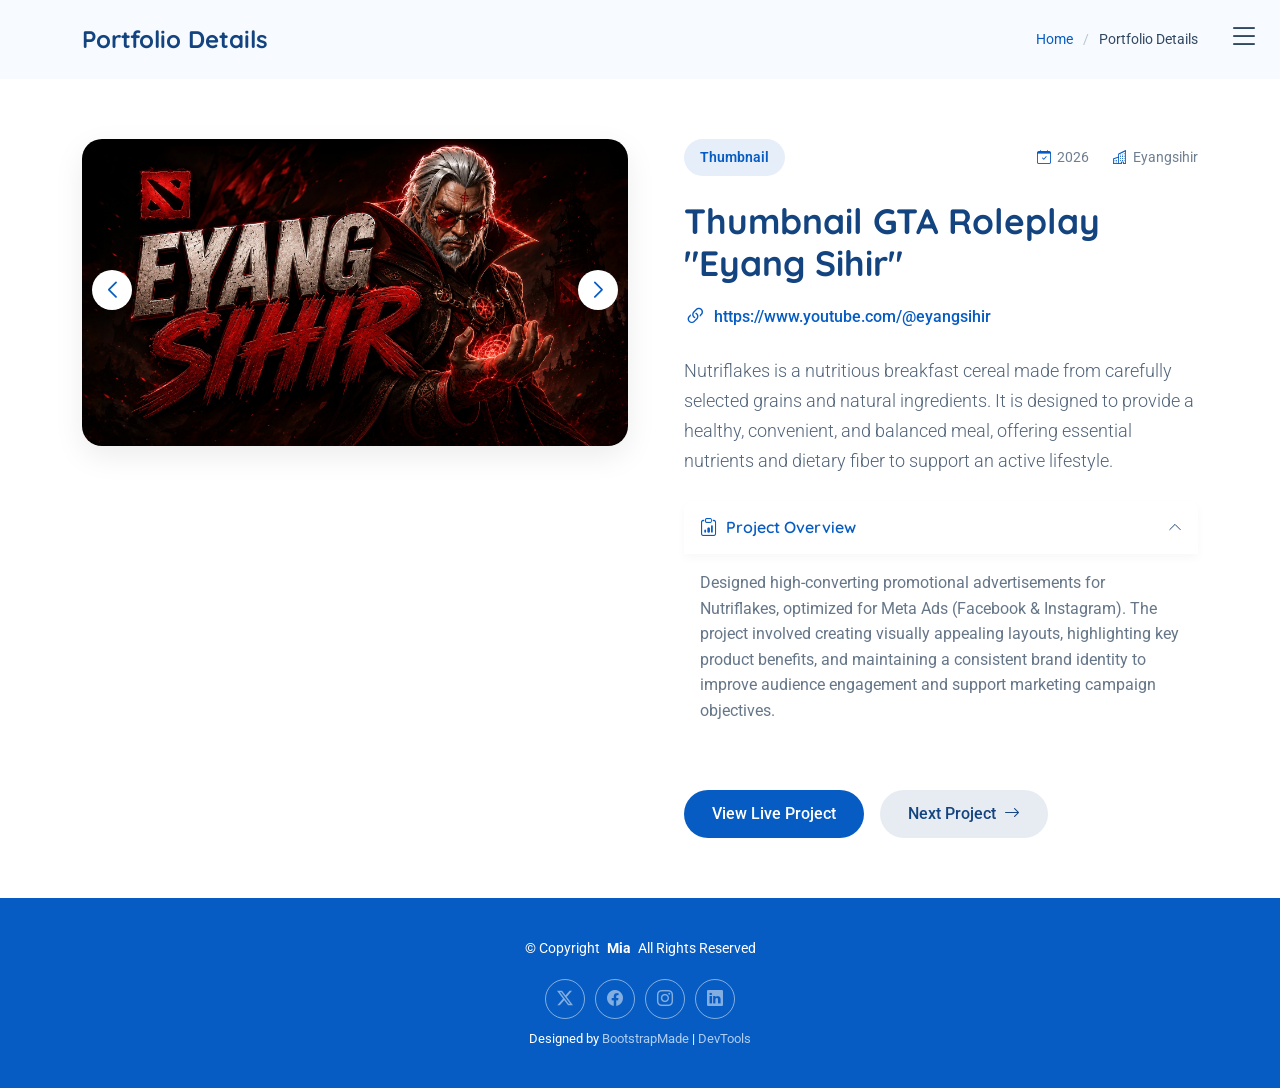
<file: portofolioeyangsihir.html>
<!DOCTYPE html>
<html lang="en">

<head>
  <meta charset="utf-8">
  <meta content="width=device-width, initial-scale=1.0" name="viewport">
  <title>Mia Rahma Wulandari | Graphic Designer</title>
  <meta name="description" content="">
  <meta name="keywords" content="">

  <!-- Favicons -->
  <link href="assets/img/logomia.png" rel="icon">
  <link href="assets/img/apple-touch-icon.png" rel="apple-touch-icon">

  <!-- Fonts -->
  <link href="https://fonts.googleapis.com" rel="preconnect">
  <link href="https://fonts.gstatic.com" rel="preconnect" crossorigin>
  <link href="https://fonts.googleapis.com/css2?family=Roboto:ital,wght@0,100;0,300;0,400;0,500;0,700;0,900;1,100;1,300;1,400;1,500;1,700;1,900&family=Open+Sans:ital,wght@0,300;0,400;0,500;0,600;0,700;0,800;1,300;1,400;1,500;1,600;1,700;1,800&family=Quicksand:wght@300;400;500;600;700&display=swap" rel="stylesheet">

  <!-- Vendor CSS Files -->
  <link href="assets/vendor/bootstrap/css/bootstrap.min.css" rel="stylesheet">
  <link href="assets/vendor/bootstrap-icons/bootstrap-icons.css" rel="stylesheet">
  <link href="assets/vendor/aos/aos.css" rel="stylesheet">
  <link href="assets/vendor/glightbox/css/glightbox.min.css" rel="stylesheet">
  <link href="assets/vendor/swiper/swiper-bundle.min.css" rel="stylesheet">

  <!-- Main CSS File -->
  <link href="assets/css/main.css" rel="stylesheet">

  <!-- =======================================================
  * Template Name: Style
  * Template URL: https://bootstrapmade.com/style-bootstrap-portfolio-template/
  * Updated: Jul 02 2025 with Bootstrap v5.3.7
  * Author: BootstrapMade.com
  * License: https://bootstrapmade.com/license/
  ======================================================== -->
</head>

<body class="portfolio-details-page">

  <header id="header" class="header d-flex align-items-center fixed-top">
    <div class="container-fluid position-relative d-flex align-items-center justify-content-between">

      <a href="index.html" class="logo d-flex align-items-center">
        <!-- Uncomment the line below if you also wish to use an image logo -->
        <!-- <img src="assets/img/logo.webp" alt=""> -->
        <!-- Uncomment the line below if you also wish to use an text logo -->
        <!-- <h1 class="sitename">Style</h1>  -->
      </a>

      <nav id="navmenu" class="navmenu">

        <div class="profile-img">
          <img src="assets/img/profile/fotomia.webp" alt="" class="img-fluid rounded-circle">
        </div>

        <a href="index.html" class="logo d-flex align-items-center justify-content-center">
          <!-- Uncomment the line below if you also wish to use an image logo -->
          <!-- <img src="assets/img/logo.webp" alt=""> -->
          <h1 class="sitename">Mia Rahma Wulandari</h1>
        </a>

        <div class="social-links text-center">
          <a href="#" class="twitter"><i class="bi bi-twitter-x"></i></a>
          <a href="#" class="facebook"><i class="bi bi-facebook"></i></a>
          <a href="#" class="instagram"><i class="bi bi-instagram"></i></a>
          <a href="#" class="google-plus"><i class="bi bi-skype"></i></a>
          <a href="#" class="linkedin"><i class="bi bi-linkedin"></i></a>
        </div>

        <ul>
          <li><a href="#hero">Home</a></li>
          <li><a href="#about">About</a></li>
          <li><a href="#resume">Resume</a></li>
          <li><a href="#portfolio">Portfolio</a></li>
          <li><a href="#services">Services</a></li>
          <li><a href="#contact">Contact</a></li>
        </ul>
        <i class="mobile-nav-toggle d-xl-none bi bi-list"></i>
      </nav>

    </div>
  </header>

  <main class="main">

    <!-- Page Title -->
    <div class="page-title light-background">
      <div class="container d-lg-flex justify-content-between align-items-center">
        <h1 class="mb-2 mb-lg-0">Portfolio Details</h1>
        <nav class="breadcrumbs">
          <ol>
            <li><a href="index.html">Home</a></li>
            <li class="current">Portfolio Details</li>
          </ol>
        </nav>
      </div>
    </div><!-- End Page Title -->

    <!-- Portfolio Details Section -->
    <section id="portfolio-details" class="portfolio-details section">

      <div class="container" data-aos="fade-up" data-aos-delay="100">

        <div class="row gy-4">
          <div class="col-lg-6" data-aos="fade-right">
            <div class="portfolio-details-media">
              <div class="main-image">
                <div class="portfolio-details-slider swiper init-swiper" data-aos="zoom-in">
                  <script type="application/json" class="swiper-config">
                    {
                      "loop": true,
                      "speed": 1000,
                      "autoplay": {
                        "delay": 6000
                      },
                      "effect": "creative",
                      "creativeEffect": {
                        "prev": {
                          "shadow": true,
                          "translate": [0, 0, -400]
                        },
                        "next": {
                          "translate": ["100%", 0, 0]
                        }
                      },
                      "slidesPerView": 1,
                      "navigation": {
                        "nextEl": ".swiper-button-next",
                        "prevEl": ".swiper-button-prev"
                      }
                    }
                  </script>
                  <div class="swiper-wrapper">
                    <div class="swiper-slide">
                      <a href="assets/img/portfolio/thumbnail/eyangsihir/1.webp"
                        class="glightbox"
                        data-gallery="nutriflakes-gallery">
                        <img src="assets/img/portfolio/thumbnail/eyangsihir/1.webp"
                            alt="Portfolio Image"
                            class="img-fluid">
                      </a>
                    </div>

                    <div class="swiper-slide">
                      <a href="assets/img/portfolio/thumbnail/eyangsihir/2.webp"
                        class="glightbox"
                        data-gallery="nutriflakes-gallery">
                        <img src="assets/img/portfolio/thumbnail/eyangsihir/2.webp"
                            alt="Portfolio Image"
                            class="img-fluid">
                      </a>
                    </div>

                    <div class="swiper-slide">
                      <a href="assets/img/portfolio/thumbnail/eyangsihir/3.webp"
                        class="glightbox"
                        data-gallery="nutriflakes-gallery">
                        <img src="assets/img/portfolio/thumbnail/eyangsihir/3.webp"
                            alt="Portfolio Image"
                            class="img-fluid">
                      </a>
                    </div>

                    <div class="swiper-slide">
                      <a href="assets/img/portfolio/thumbnail/eyangsihir/4.webp"
                        class="glightbox"
                        data-gallery="nutriflakes-gallery">
                        <img src="assets/img/portfolio/thumbnail/eyangsihir/4.webp"
                            alt="Portfolio Image"
                            class="img-fluid">
                      </a>
                    </div>

                  </div>
                  <div class="swiper-button-prev"></div>
                  <div class="swiper-button-next"></div>
                </div>
              </div>

            </div>
          </div>

          <div class="col-lg-6" data-aos="fade-left">
            <div class="portfolio-details-content">
              <div class="project-meta">
                <div class="badge-wrapper">
                  <span class="project-badge">Thumbnail</span>
                </div>
                <div class="date-client">
                  <div class="meta-item">
                    <i class="bi bi-calendar-check"></i>
                    <span>2026</span>
                  </div>
                  <div class="meta-item">
                    <i class="bi bi-buildings"></i>
                    <span>Eyangsihir</span>
                  </div>
                </div>
              </div>

              <h2 class="project-title">Thumbnail GTA Roleplay "Eyang Sihir"</h2>

              <div class="project-website">
                <i class="bi bi-link-45deg"></i>
                <a href="https://www.youtube.com/@eyangsihir" target="_blank">https://www.youtube.com/@eyangsihir</a>
              </div>

              <div class="project-overview">
                <p class="lead">
                   Nutriflakes is a nutritious breakfast cereal made from carefully selected grains and natural ingredients. It is designed to provide a healthy, convenient, and balanced meal, offering essential nutrients and dietary fiber to support an active lifestyle.
                </p>

                <div class="accordion project-accordion" id="portfolio-details-projectAccordion">
                  <div class="accordion-item" data-aos="fade-up">
                    <h2 class="accordion-header">
                      <button class="accordion-button" type="button" data-bs-toggle="collapse" data-bs-target="#portfolio-details-collapse-1" aria-expanded="true" aria-controls="collapseOne">
                        <i class="bi bi-clipboard-data me-2"></i> Project Overview
                      </button>
                    </h2>
                    <div id="portfolio-details-collapse-1" class="accordion-collapse collapse show" data-bs-parent="#portfolio-details-projectAccordion">
                      <div class="accordion-body">
                        <p>Designed high-converting promotional advertisements for Nutriflakes, optimized for Meta Ads (Facebook & Instagram). The project involved creating visually appealing layouts, highlighting key product benefits, and maintaining a consistent brand identity to improve audience engagement and support marketing campaign objectives.</p>
                      </div>
                    </div>
                  </div>
                </div>
              </div>

              <div class="cta-buttons" data-aos="fade-up" data-aos-delay="400">
                <a href="#" class="btn-view-project">View Live Project</a>
                <a href="#" class="btn-next-project">Next Project <i class="bi bi-arrow-right"></i></a>
              </div>
            </div>
          </div>
        </div>

      </div>

    </section><!-- /Portfolio Details Section -->

  </main>

  <footer id="footer" class="footer dark-background">

    <div class="container">
      <div class="copyright text-center ">
        <p>© <span>Copyright</span> <strong class="px-1 sitename">Mia</strong> <span>All Rights Reserved</span></p>
      </div>
      <div class="social-links d-flex justify-content-center">
        <a href=""><i class="bi bi-twitter-x"></i></a>
        <a href=""><i class="bi bi-facebook"></i></a>
        <a href=""><i class="bi bi-instagram"></i></a>
        <a href=""><i class="bi bi-linkedin"></i></a>
      </div>
      <div class="credits">
        <!-- All the links in the footer should remain intact. -->
        <!-- You can delete the links only if you've purchased the pro version. -->
        <!-- Licensing information: https://bootstrapmade.com/license/ -->
        <!-- Purchase the pro version with working PHP/AJAX contact form: [buy-url] -->
        Designed by <a href="https://bootstrapmade.com/">BootstrapMade</a> | <a href="https://bootstrapmade.com/tools/">DevTools</a>
      </div>
    </div>

  </footer>

  <!-- Scroll Top -->
  <a href="#" id="scroll-top" class="scroll-top d-flex align-items-center justify-content-center"><i class="bi bi-arrow-up-short"></i></a>

  <!-- Vendor JS Files -->
  <script src="assets/vendor/bootstrap/js/bootstrap.bundle.min.js"></script>
  <script src="assets/vendor/php-email-form/validate.js"></script>
  <script src="assets/vendor/aos/aos.js"></script>
  <script src="assets/vendor/purecounter/purecounter_vanilla.js"></script>
  <script src="assets/vendor/typed.js/typed.umd.js"></script>
  <script src="assets/vendor/waypoints/noframework.waypoints.js"></script>
  <script src="assets/vendor/glightbox/js/glightbox.min.js"></script>
  <script src="assets/vendor/imagesloaded/imagesloaded.pkgd.min.js"></script>
  <script src="assets/vendor/isotope-layout/isotope.pkgd.min.js"></script>
  <script src="assets/vendor/swiper/swiper-bundle.min.js"></script>

  <!-- Main JS File -->
  <script src="assets/js/main.js"></script>

</body>

</html>
</file>
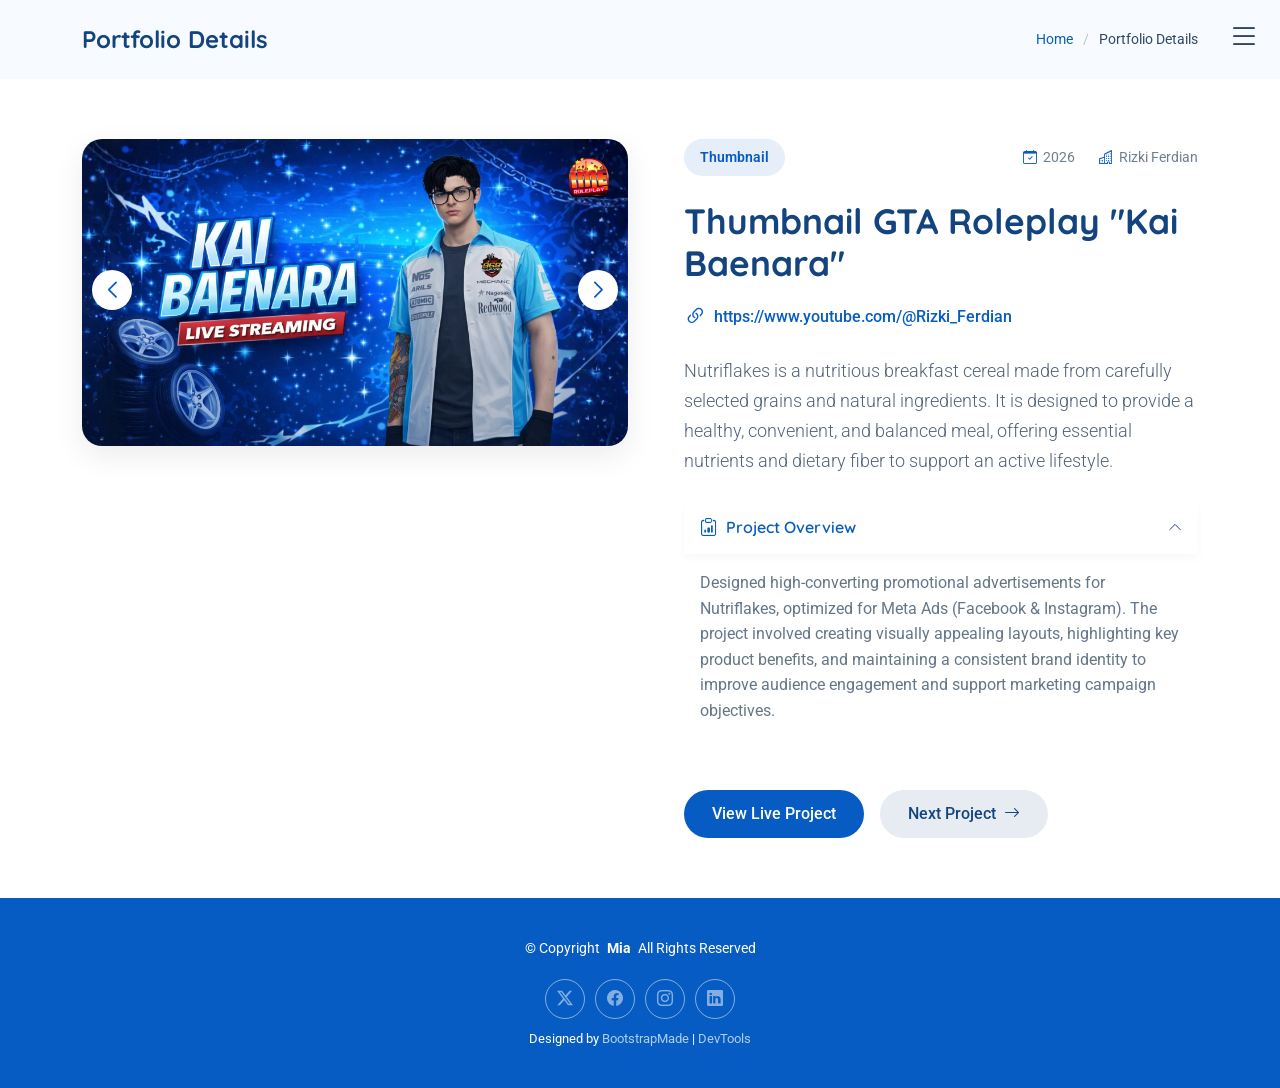
<file: portofoliokai.html>
<!DOCTYPE html>
<html lang="en">

<head>
  <meta charset="utf-8">
  <meta content="width=device-width, initial-scale=1.0" name="viewport">
  <title>Mia Rahma Wulandari | Graphic Designer</title>
  <meta name="description" content="">
  <meta name="keywords" content="">

  <!-- Favicons -->
  <link href="assets/img/logomia.png" rel="icon">
  <link href="assets/img/apple-touch-icon.png" rel="apple-touch-icon">

  <!-- Fonts -->
  <link href="https://fonts.googleapis.com" rel="preconnect">
  <link href="https://fonts.gstatic.com" rel="preconnect" crossorigin>
  <link href="https://fonts.googleapis.com/css2?family=Roboto:ital,wght@0,100;0,300;0,400;0,500;0,700;0,900;1,100;1,300;1,400;1,500;1,700;1,900&family=Open+Sans:ital,wght@0,300;0,400;0,500;0,600;0,700;0,800;1,300;1,400;1,500;1,600;1,700;1,800&family=Quicksand:wght@300;400;500;600;700&display=swap" rel="stylesheet">

  <!-- Vendor CSS Files -->
  <link href="assets/vendor/bootstrap/css/bootstrap.min.css" rel="stylesheet">
  <link href="assets/vendor/bootstrap-icons/bootstrap-icons.css" rel="stylesheet">
  <link href="assets/vendor/aos/aos.css" rel="stylesheet">
  <link href="assets/vendor/glightbox/css/glightbox.min.css" rel="stylesheet">
  <link href="assets/vendor/swiper/swiper-bundle.min.css" rel="stylesheet">

  <!-- Main CSS File -->
  <link href="assets/css/main.css" rel="stylesheet">

  <!-- =======================================================
  * Template Name: Style
  * Template URL: https://bootstrapmade.com/style-bootstrap-portfolio-template/
  * Updated: Jul 02 2025 with Bootstrap v5.3.7
  * Author: BootstrapMade.com
  * License: https://bootstrapmade.com/license/
  ======================================================== -->
</head>

<body class="portfolio-details-page">

  <header id="header" class="header d-flex align-items-center fixed-top">
    <div class="container-fluid position-relative d-flex align-items-center justify-content-between">

      <a href="index.html" class="logo d-flex align-items-center">
        <!-- Uncomment the line below if you also wish to use an image logo -->
        <!-- <img src="assets/img/logo.webp" alt=""> -->
        <!-- Uncomment the line below if you also wish to use an text logo -->
        <!-- <h1 class="sitename">Style</h1>  -->
      </a>

      <nav id="navmenu" class="navmenu">

        <div class="profile-img">
          <img src="assets/img/profile/fotomia.webp" alt="" class="img-fluid rounded-circle">
        </div>

        <a href="index.html" class="logo d-flex align-items-center justify-content-center">
          <!-- Uncomment the line below if you also wish to use an image logo -->
          <!-- <img src="assets/img/logo.webp" alt=""> -->
          <h1 class="sitename">Mia Rahma Wulandari</h1>
        </a>

        <div class="social-links text-center">
          <a href="#" class="twitter"><i class="bi bi-twitter-x"></i></a>
          <a href="#" class="facebook"><i class="bi bi-facebook"></i></a>
          <a href="#" class="instagram"><i class="bi bi-instagram"></i></a>
          <a href="#" class="google-plus"><i class="bi bi-skype"></i></a>
          <a href="#" class="linkedin"><i class="bi bi-linkedin"></i></a>
        </div>

        <ul>
          <li><a href="#hero">Home</a></li>
          <li><a href="#about">About</a></li>
          <li><a href="#resume">Resume</a></li>
          <li><a href="#portfolio">Portfolio</a></li>
          <li><a href="#services">Services</a></li>
          <li><a href="#contact">Contact</a></li>
        </ul>
        <i class="mobile-nav-toggle d-xl-none bi bi-list"></i>
      </nav>

    </div>
  </header>

  <main class="main">

    <!-- Page Title -->
    <div class="page-title light-background">
      <div class="container d-lg-flex justify-content-between align-items-center">
        <h1 class="mb-2 mb-lg-0">Portfolio Details</h1>
        <nav class="breadcrumbs">
          <ol>
            <li><a href="index.html">Home</a></li>
            <li class="current">Portfolio Details</li>
          </ol>
        </nav>
      </div>
    </div><!-- End Page Title -->

    <!-- Portfolio Details Section -->
    <section id="portfolio-details" class="portfolio-details section">

      <div class="container" data-aos="fade-up" data-aos-delay="100">

        <div class="row gy-4">
          <div class="col-lg-6" data-aos="fade-right">
            <div class="portfolio-details-media">
              <div class="main-image">
                <div class="portfolio-details-slider swiper init-swiper" data-aos="zoom-in">
                  <script type="application/json" class="swiper-config">
                    {
                      "loop": true,
                      "speed": 1000,
                      "autoplay": {
                        "delay": 6000
                      },
                      "effect": "creative",
                      "creativeEffect": {
                        "prev": {
                          "shadow": true,
                          "translate": [0, 0, -400]
                        },
                        "next": {
                          "translate": ["100%", 0, 0]
                        }
                      },
                      "slidesPerView": 1,
                      "navigation": {
                        "nextEl": ".swiper-button-next",
                        "prevEl": ".swiper-button-prev"
                      }
                    }
                  </script>
                  <div class="swiper-wrapper">
                    <div class="swiper-slide">
                      <a href="assets/img/portfolio/thumbnail/kai/1.webp"
                        class="glightbox"
                        data-gallery="nutriflakes-gallery">
                        <img src="assets/img/portfolio/thumbnail/kai/1.webp"
                            alt="Portfolio Image"
                            class="img-fluid">
                      </a>
                    </div>

                    <div class="swiper-slide">
                      <a href="assets/img/portfolio/thumbnail/kai/2.webp"
                        class="glightbox"
                        data-gallery="nutriflakes-gallery">
                        <img src="assets/img/portfolio/thumbnail/kai/2.webp"
                            alt="Portfolio Image"
                            class="img-fluid">
                      </a>
                    </div>

                    <div class="swiper-slide">
                      <a href="assets/img/portfolio/thumbnail/kai/3.webp"
                        class="glightbox"
                        data-gallery="nutriflakes-gallery">
                        <img src="assets/img/portfolio/thumbnail/kai/3.webp"
                            alt="Portfolio Image"
                            class="img-fluid">
                      </a>
                    </div>

                  </div>
                  <div class="swiper-button-prev"></div>
                  <div class="swiper-button-next"></div>
                </div>
              </div>

            </div>
          </div>

          <div class="col-lg-6" data-aos="fade-left">
            <div class="portfolio-details-content">
              <div class="project-meta">
                <div class="badge-wrapper">
                  <span class="project-badge">Thumbnail</span>
                </div>
                <div class="date-client">
                  <div class="meta-item">
                    <i class="bi bi-calendar-check"></i>
                    <span>2026</span>
                  </div>
                  <div class="meta-item">
                    <i class="bi bi-buildings"></i>
                    <span>Rizki Ferdian</span>
                  </div>
                </div>
              </div>

              <h2 class="project-title">Thumbnail GTA Roleplay "Kai Baenara"</h2>

              <div class="project-website">
                <i class="bi bi-link-45deg"></i>
                <a href="https://www.youtube.com/@Rizki_Ferdian" target="_blank">https://www.youtube.com/@Rizki_Ferdian</a>
              </div>

              <div class="project-overview">
                <p class="lead">
                   Nutriflakes is a nutritious breakfast cereal made from carefully selected grains and natural ingredients. It is designed to provide a healthy, convenient, and balanced meal, offering essential nutrients and dietary fiber to support an active lifestyle.
                </p>

                <div class="accordion project-accordion" id="portfolio-details-projectAccordion">
                  <div class="accordion-item" data-aos="fade-up">
                    <h2 class="accordion-header">
                      <button class="accordion-button" type="button" data-bs-toggle="collapse" data-bs-target="#portfolio-details-collapse-1" aria-expanded="true" aria-controls="collapseOne">
                        <i class="bi bi-clipboard-data me-2"></i> Project Overview
                      </button>
                    </h2>
                    <div id="portfolio-details-collapse-1" class="accordion-collapse collapse show" data-bs-parent="#portfolio-details-projectAccordion">
                      <div class="accordion-body">
                        <p>Designed high-converting promotional advertisements for Nutriflakes, optimized for Meta Ads (Facebook & Instagram). The project involved creating visually appealing layouts, highlighting key product benefits, and maintaining a consistent brand identity to improve audience engagement and support marketing campaign objectives.</p>
                      </div>
                    </div>
                  </div>
                </div>
              </div>

              <div class="cta-buttons" data-aos="fade-up" data-aos-delay="400">
                <a href="#" class="btn-view-project">View Live Project</a>
                <a href="#" class="btn-next-project">Next Project <i class="bi bi-arrow-right"></i></a>
              </div>
            </div>
          </div>
        </div>

      </div>

    </section><!-- /Portfolio Details Section -->

  </main>

  <footer id="footer" class="footer dark-background">

    <div class="container">
      <div class="copyright text-center ">
        <p>© <span>Copyright</span> <strong class="px-1 sitename">Mia</strong> <span>All Rights Reserved</span></p>
      </div>
      <div class="social-links d-flex justify-content-center">
        <a href=""><i class="bi bi-twitter-x"></i></a>
        <a href=""><i class="bi bi-facebook"></i></a>
        <a href=""><i class="bi bi-instagram"></i></a>
        <a href=""><i class="bi bi-linkedin"></i></a>
      </div>
      <div class="credits">
        <!-- All the links in the footer should remain intact. -->
        <!-- You can delete the links only if you've purchased the pro version. -->
        <!-- Licensing information: https://bootstrapmade.com/license/ -->
        <!-- Purchase the pro version with working PHP/AJAX contact form: [buy-url] -->
        Designed by <a href="https://bootstrapmade.com/">BootstrapMade</a> | <a href="https://bootstrapmade.com/tools/">DevTools</a>
      </div>
    </div>

  </footer>

  <!-- Scroll Top -->
  <a href="#" id="scroll-top" class="scroll-top d-flex align-items-center justify-content-center"><i class="bi bi-arrow-up-short"></i></a>

  <!-- Vendor JS Files -->
  <script src="assets/vendor/bootstrap/js/bootstrap.bundle.min.js"></script>
  <script src="assets/vendor/php-email-form/validate.js"></script>
  <script src="assets/vendor/aos/aos.js"></script>
  <script src="assets/vendor/purecounter/purecounter_vanilla.js"></script>
  <script src="assets/vendor/typed.js/typed.umd.js"></script>
  <script src="assets/vendor/waypoints/noframework.waypoints.js"></script>
  <script src="assets/vendor/glightbox/js/glightbox.min.js"></script>
  <script src="assets/vendor/imagesloaded/imagesloaded.pkgd.min.js"></script>
  <script src="assets/vendor/isotope-layout/isotope.pkgd.min.js"></script>
  <script src="assets/vendor/swiper/swiper-bundle.min.js"></script>

  <!-- Main JS File -->
  <script src="assets/js/main.js"></script>

</body>

</html>
</file>
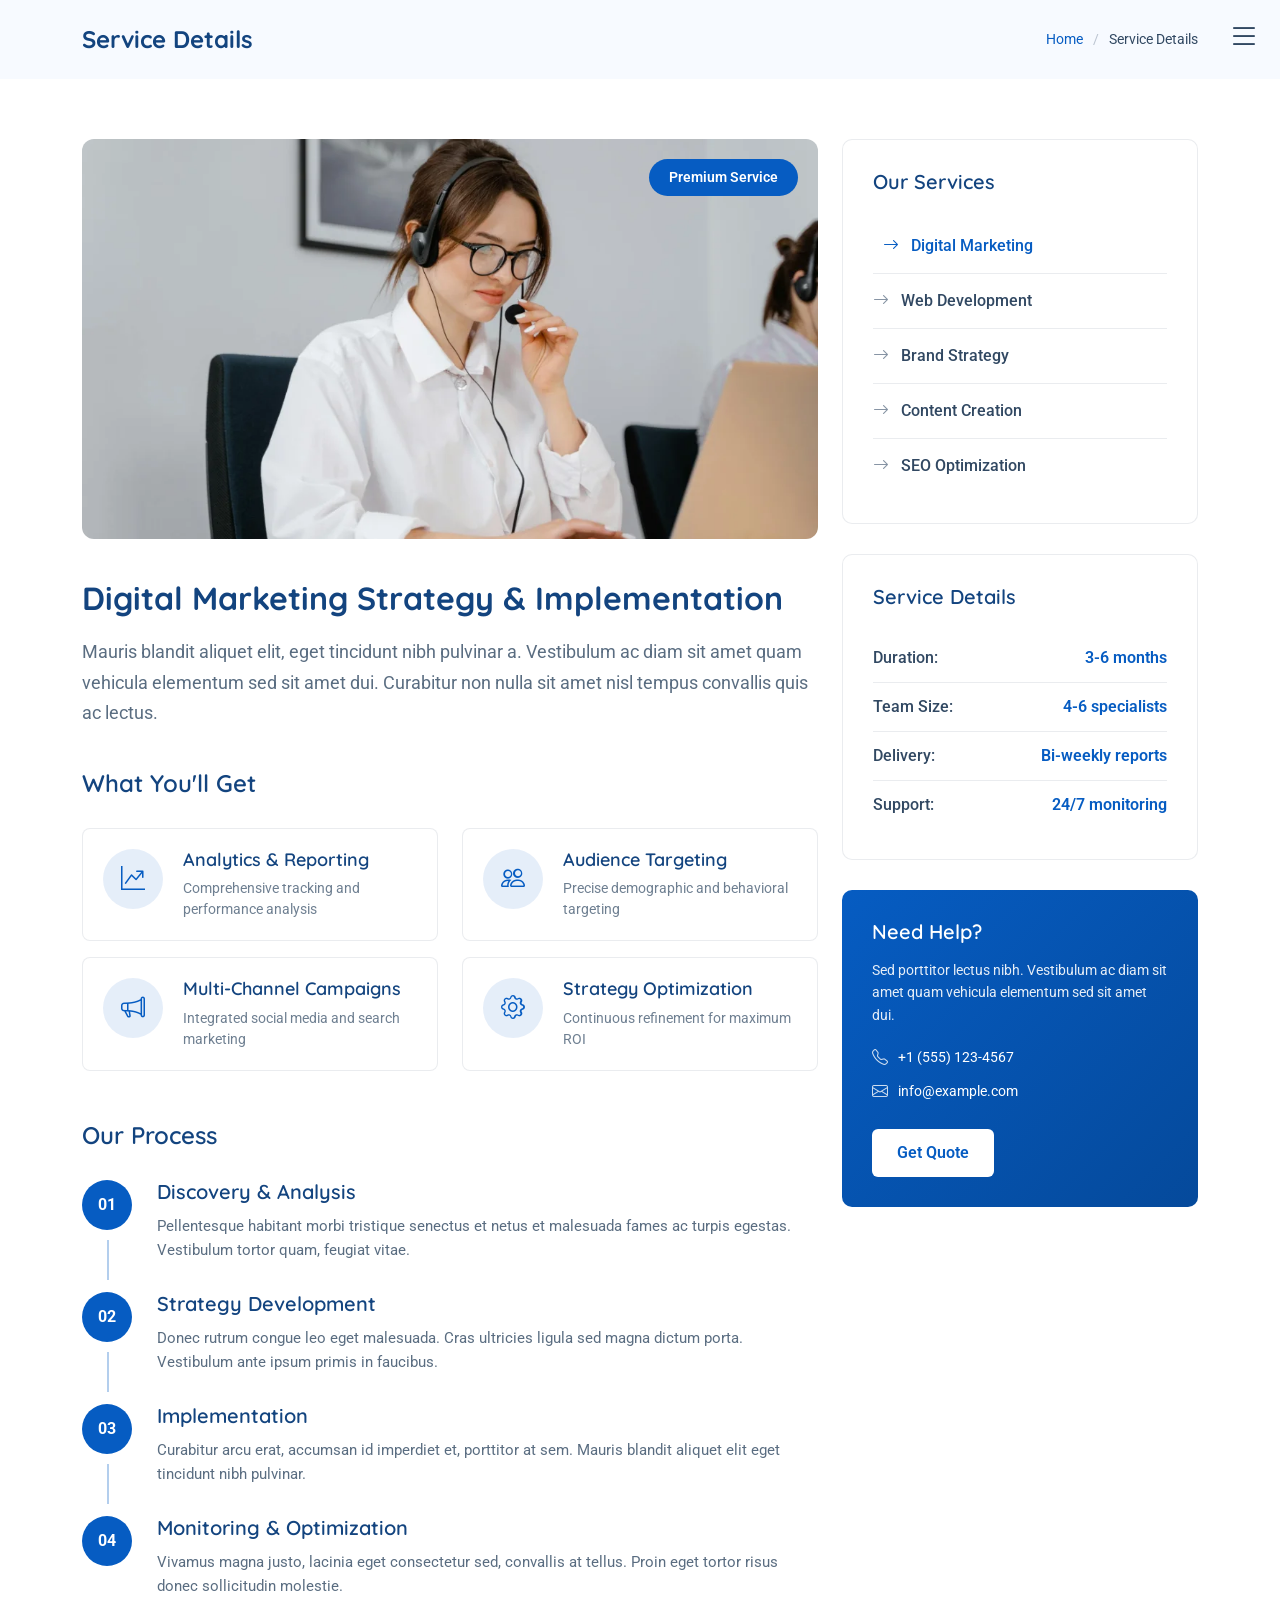
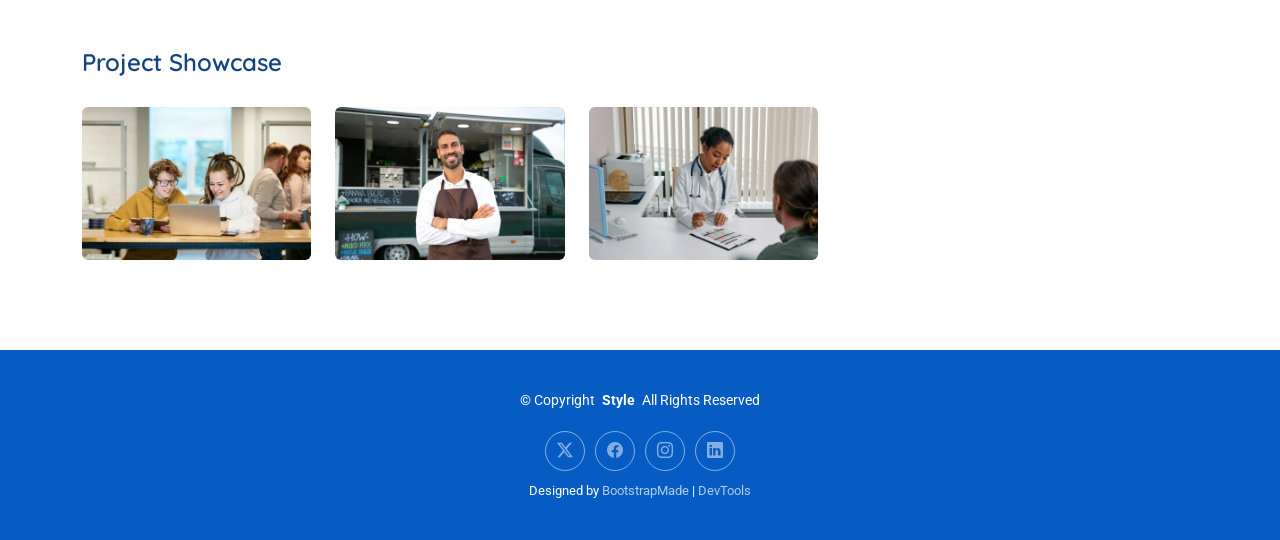
<file: service-details.html>
<!DOCTYPE html>
<html lang="en">

<head>
  <meta charset="utf-8">
  <meta content="width=device-width, initial-scale=1.0" name="viewport">
  <title>Service Details - Style Bootstrap Template</title>
  <meta name="description" content="">
  <meta name="keywords" content="">

  <!-- Favicons -->
  <link href="assets/img/favicon.png" rel="icon">
  <link href="assets/img/apple-touch-icon.png" rel="apple-touch-icon">

  <!-- Fonts -->
  <link href="https://fonts.googleapis.com" rel="preconnect">
  <link href="https://fonts.gstatic.com" rel="preconnect" crossorigin>
  <link href="https://fonts.googleapis.com/css2?family=Roboto:ital,wght@0,100;0,300;0,400;0,500;0,700;0,900;1,100;1,300;1,400;1,500;1,700;1,900&family=Open+Sans:ital,wght@0,300;0,400;0,500;0,600;0,700;0,800;1,300;1,400;1,500;1,600;1,700;1,800&family=Quicksand:wght@300;400;500;600;700&display=swap" rel="stylesheet">

  <!-- Vendor CSS Files -->
  <link href="assets/vendor/bootstrap/css/bootstrap.min.css" rel="stylesheet">
  <link href="assets/vendor/bootstrap-icons/bootstrap-icons.css" rel="stylesheet">
  <link href="assets/vendor/aos/aos.css" rel="stylesheet">
  <link href="assets/vendor/glightbox/css/glightbox.min.css" rel="stylesheet">
  <link href="assets/vendor/swiper/swiper-bundle.min.css" rel="stylesheet">

  <!-- Main CSS File -->
  <link href="assets/css/main.css" rel="stylesheet">

  <!-- =======================================================
  * Template Name: Style
  * Template URL: https://bootstrapmade.com/style-bootstrap-portfolio-template/
  * Updated: Jul 02 2025 with Bootstrap v5.3.7
  * Author: BootstrapMade.com
  * License: https://bootstrapmade.com/license/
  ======================================================== -->
</head>

<body class="service-details-page">

  <header id="header" class="header d-flex align-items-center fixed-top">
    <div class="container-fluid position-relative d-flex align-items-center justify-content-between">

      <a href="index.html" class="logo d-flex align-items-center">
        <!-- Uncomment the line below if you also wish to use an image logo -->
        <!-- <img src="assets/img/logo.webp" alt=""> -->
        <!-- Uncomment the line below if you also wish to use an text logo -->
        <!-- <h1 class="sitename">Style</h1>  -->
      </a>

      <nav id="navmenu" class="navmenu">

        <div class="profile-img">
          <img src="assets/img/profile/profile-square-1.webp" alt="" class="img-fluid rounded-circle">
        </div>

        <a href="index.html" class="logo d-flex align-items-center justify-content-center">
          <!-- Uncomment the line below if you also wish to use an image logo -->
          <!-- <img src="assets/img/logo.webp" alt=""> -->
          <h1 class="sitename">Alex Smith</h1>
        </a>

        <div class="social-links text-center">
          <a href="#" class="twitter"><i class="bi bi-twitter-x"></i></a>
          <a href="#" class="facebook"><i class="bi bi-facebook"></i></a>
          <a href="#" class="instagram"><i class="bi bi-instagram"></i></a>
          <a href="#" class="google-plus"><i class="bi bi-skype"></i></a>
          <a href="#" class="linkedin"><i class="bi bi-linkedin"></i></a>
        </div>

        <ul>
          <li><a href="#hero">Home</a></li>
          <li><a href="#about">About</a></li>
          <li><a href="#resume">Resume</a></li>
          <li><a href="#portfolio">Portfolio</a></li>
          <li><a href="#services">Services</a></li>
          <li class="dropdown"><a href="#"><span>Dropdown</span> <i class="bi bi-chevron-down toggle-dropdown"></i></a>
            <ul>
              <li><a href="#">Dropdown 1</a></li>
              <li class="dropdown"><a href="#"><span>Deep Dropdown</span> <i class="bi bi-chevron-down toggle-dropdown"></i></a>
                <ul>
                  <li><a href="#">Deep Dropdown 1</a></li>
                  <li><a href="#">Deep Dropdown 2</a></li>
                  <li><a href="#">Deep Dropdown 3</a></li>
                  <li><a href="#">Deep Dropdown 4</a></li>
                  <li><a href="#">Deep Dropdown 5</a></li>
                </ul>
              </li>
              <li><a href="#">Dropdown 2</a></li>
              <li><a href="#">Dropdown 3</a></li>
              <li><a href="#">Dropdown 4</a></li>
            </ul>
          </li>
          <li><a href="#contact">Contact</a></li>
        </ul>
        <i class="mobile-nav-toggle d-xl-none bi bi-list"></i>
      </nav>

    </div>
  </header>

  <main class="main">

    <!-- Page Title -->
    <div class="page-title light-background">
      <div class="container d-lg-flex justify-content-between align-items-center">
        <h1 class="mb-2 mb-lg-0">Service Details</h1>
        <nav class="breadcrumbs">
          <ol>
            <li><a href="index.html">Home</a></li>
            <li class="current">Service Details</li>
          </ol>
        </nav>
      </div>
    </div><!-- End Page Title -->

    <!-- Service Details Section -->
    <section id="service-details" class="service-details section">

      <div class="container" data-aos="fade-up" data-aos-delay="100">

        <div class="row gy-5">

          <div class="col-lg-8" data-aos="fade-up" data-aos-delay="200">
            <div class="service-hero">
              <img src="assets/img/services/services-7.webp" alt="" class="img-fluid">
              <div class="service-badge">
                <span>Premium Service</span>
              </div>
            </div>

            <div class="service-content">
              <div class="service-header">
                <h2>Digital Marketing Strategy &amp; Implementation</h2>
                <p class="service-intro">Mauris blandit aliquet elit, eget tincidunt nibh pulvinar a. Vestibulum ac diam sit amet quam vehicula elementum sed sit amet dui. Curabitur non nulla sit amet nisl tempus convallis quis ac lectus.</p>
              </div>

              <div class="service-features">
                <h4>What You'll Get</h4>
                <div class="row gy-3">
                  <div class="col-md-6">
                    <div class="feature-item">
                      <div class="feature-icon">
                        <i class="bi bi-graph-up-arrow"></i>
                      </div>
                      <div class="feature-content">
                        <h5>Analytics &amp; Reporting</h5>
                        <p>Comprehensive tracking and performance analysis</p>
                      </div>
                    </div>
                  </div>
                  <div class="col-md-6">
                    <div class="feature-item">
                      <div class="feature-icon">
                        <i class="bi bi-people"></i>
                      </div>
                      <div class="feature-content">
                        <h5>Audience Targeting</h5>
                        <p>Precise demographic and behavioral targeting</p>
                      </div>
                    </div>
                  </div>
                  <div class="col-md-6">
                    <div class="feature-item">
                      <div class="feature-icon">
                        <i class="bi bi-megaphone"></i>
                      </div>
                      <div class="feature-content">
                        <h5>Multi-Channel Campaigns</h5>
                        <p>Integrated social media and search marketing</p>
                      </div>
                    </div>
                  </div>
                  <div class="col-md-6">
                    <div class="feature-item">
                      <div class="feature-icon">
                        <i class="bi bi-gear"></i>
                      </div>
                      <div class="feature-content">
                        <h5>Strategy Optimization</h5>
                        <p>Continuous refinement for maximum ROI</p>
                      </div>
                    </div>
                  </div>
                </div>
              </div>

              <div class="service-process">
                <h4>Our Process</h4>
                <div class="process-steps">
                  <div class="process-step">
                    <div class="step-number">01</div>
                    <div class="step-content">
                      <h5>Discovery &amp; Analysis</h5>
                      <p>Pellentesque habitant morbi tristique senectus et netus et malesuada fames ac turpis egestas. Vestibulum tortor quam, feugiat vitae.</p>
                    </div>
                  </div>
                  <div class="process-step">
                    <div class="step-number">02</div>
                    <div class="step-content">
                      <h5>Strategy Development</h5>
                      <p>Donec rutrum congue leo eget malesuada. Cras ultricies ligula sed magna dictum porta. Vestibulum ante ipsum primis in faucibus.</p>
                    </div>
                  </div>
                  <div class="process-step">
                    <div class="step-number">03</div>
                    <div class="step-content">
                      <h5>Implementation</h5>
                      <p>Curabitur arcu erat, accumsan id imperdiet et, porttitor at sem. Mauris blandit aliquet elit eget tincidunt nibh pulvinar.</p>
                    </div>
                  </div>
                  <div class="process-step">
                    <div class="step-number">04</div>
                    <div class="step-content">
                      <h5>Monitoring &amp; Optimization</h5>
                      <p>Vivamus magna justo, lacinia eget consectetur sed, convallis at tellus. Proin eget tortor risus donec sollicitudin molestie.</p>
                    </div>
                  </div>
                </div>
              </div>

              <div class="service-gallery" data-aos="fade-up" data-aos-delay="300">
                <h4>Project Showcase</h4>
                <div class="row gy-3">
                  <div class="col-md-4">
                    <img src="assets/img/services/services-2.webp" alt="" class="img-fluid rounded">
                  </div>
                  <div class="col-md-4">
                    <img src="assets/img/services/services-8.webp" alt="" class="img-fluid rounded">
                  </div>
                  <div class="col-md-4">
                    <img src="assets/img/services/services-11.webp" alt="" class="img-fluid rounded">
                  </div>
                </div>
              </div>
            </div>
          </div>

          <div class="col-lg-4" data-aos="fade-up" data-aos-delay="400">
            <div class="service-sidebar">

              <div class="service-menu">
                <h4>Our Services</h4>
                <div class="menu-list">
                  <a href="#" class="menu-item active">
                    <i class="bi bi-arrow-right"></i>
                    <span>Digital Marketing</span>
                  </a>
                  <a href="#" class="menu-item">
                    <i class="bi bi-arrow-right"></i>
                    <span>Web Development</span>
                  </a>
                  <a href="#" class="menu-item">
                    <i class="bi bi-arrow-right"></i>
                    <span>Brand Strategy</span>
                  </a>
                  <a href="#" class="menu-item">
                    <i class="bi bi-arrow-right"></i>
                    <span>Content Creation</span>
                  </a>
                  <a href="#" class="menu-item">
                    <i class="bi bi-arrow-right"></i>
                    <span>SEO Optimization</span>
                  </a>
                </div>
              </div>

              <div class="service-info">
                <h4>Service Details</h4>
                <div class="info-list">
                  <div class="info-item">
                    <span class="info-label">Duration:</span>
                    <span class="info-value">3-6 months</span>
                  </div>
                  <div class="info-item">
                    <span class="info-label">Team Size:</span>
                    <span class="info-value">4-6 specialists</span>
                  </div>
                  <div class="info-item">
                    <span class="info-label">Delivery:</span>
                    <span class="info-value">Bi-weekly reports</span>
                  </div>
                  <div class="info-item">
                    <span class="info-label">Support:</span>
                    <span class="info-value">24/7 monitoring</span>
                  </div>
                </div>
              </div>

              <div class="contact-card">
                <div class="contact-content">
                  <h4>Need Help?</h4>
                  <p>Sed porttitor lectus nibh. Vestibulum ac diam sit amet quam vehicula elementum sed sit amet dui.</p>
                  <div class="contact-info">
                    <div class="contact-item">
                      <i class="bi bi-telephone"></i>
                      <span>+1 (555) 123-4567</span>
                    </div>
                    <div class="contact-item">
                      <i class="bi bi-envelope"></i>
                      <span>info@example.com</span>
                    </div>
                  </div>
                  <a href="#" class="btn btn-primary">Get Quote</a>
                </div>
              </div>

            </div>
          </div>

        </div>

      </div>

    </section><!-- /Service Details Section -->

  </main>

  <footer id="footer" class="footer dark-background">

    <div class="container">
      <div class="copyright text-center ">
        <p>© <span>Copyright</span> <strong class="px-1 sitename">Style</strong> <span>All Rights Reserved</span></p>
      </div>
      <div class="social-links d-flex justify-content-center">
        <a href=""><i class="bi bi-twitter-x"></i></a>
        <a href=""><i class="bi bi-facebook"></i></a>
        <a href=""><i class="bi bi-instagram"></i></a>
        <a href=""><i class="bi bi-linkedin"></i></a>
      </div>
      <div class="credits">
        <!-- All the links in the footer should remain intact. -->
        <!-- You can delete the links only if you've purchased the pro version. -->
        <!-- Licensing information: https://bootstrapmade.com/license/ -->
        <!-- Purchase the pro version with working PHP/AJAX contact form: [buy-url] -->
        Designed by <a href="https://bootstrapmade.com/">BootstrapMade</a> | <a href="https://bootstrapmade.com/tools/">DevTools</a>
      </div>
    </div>

  </footer>

  <!-- Scroll Top -->
  <a href="#" id="scroll-top" class="scroll-top d-flex align-items-center justify-content-center"><i class="bi bi-arrow-up-short"></i></a>

  <!-- Vendor JS Files -->
  <script src="assets/vendor/bootstrap/js/bootstrap.bundle.min.js"></script>
  <script src="assets/vendor/php-email-form/validate.js"></script>
  <script src="assets/vendor/aos/aos.js"></script>
  <script src="assets/vendor/purecounter/purecounter_vanilla.js"></script>
  <script src="assets/vendor/typed.js/typed.umd.js"></script>
  <script src="assets/vendor/waypoints/noframework.waypoints.js"></script>
  <script src="assets/vendor/glightbox/js/glightbox.min.js"></script>
  <script src="assets/vendor/imagesloaded/imagesloaded.pkgd.min.js"></script>
  <script src="assets/vendor/isotope-layout/isotope.pkgd.min.js"></script>
  <script src="assets/vendor/swiper/swiper-bundle.min.js"></script>

  <!-- Main JS File -->
  <script src="assets/js/main.js"></script>

</body>

</html>
</file>
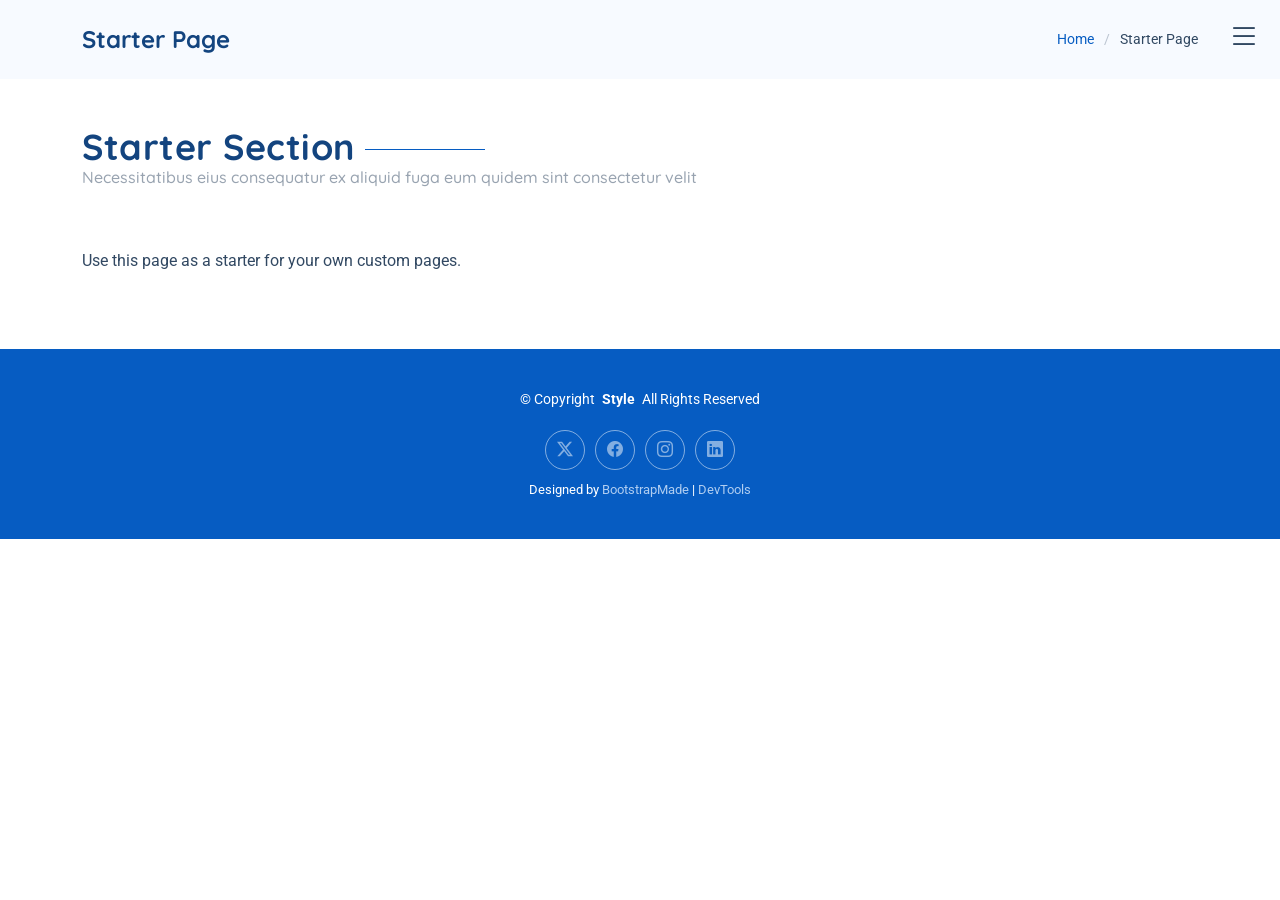
<file: starter-page.html>
<!DOCTYPE html>
<html lang="en">

<head>
  <meta charset="utf-8">
  <meta content="width=device-width, initial-scale=1.0" name="viewport">
  <title>Starter Page - Style Bootstrap Template</title>
  <meta name="description" content="">
  <meta name="keywords" content="">

  <!-- Favicons -->
  <link href="assets/img/favicon.png" rel="icon">
  <link href="assets/img/apple-touch-icon.png" rel="apple-touch-icon">

  <!-- Fonts -->
  <link href="https://fonts.googleapis.com" rel="preconnect">
  <link href="https://fonts.gstatic.com" rel="preconnect" crossorigin>
  <link href="https://fonts.googleapis.com/css2?family=Roboto:ital,wght@0,100;0,300;0,400;0,500;0,700;0,900;1,100;1,300;1,400;1,500;1,700;1,900&family=Open+Sans:ital,wght@0,300;0,400;0,500;0,600;0,700;0,800;1,300;1,400;1,500;1,600;1,700;1,800&family=Quicksand:wght@300;400;500;600;700&display=swap" rel="stylesheet">

  <!-- Vendor CSS Files -->
  <link href="assets/vendor/bootstrap/css/bootstrap.min.css" rel="stylesheet">
  <link href="assets/vendor/bootstrap-icons/bootstrap-icons.css" rel="stylesheet">
  <link href="assets/vendor/aos/aos.css" rel="stylesheet">
  <link href="assets/vendor/glightbox/css/glightbox.min.css" rel="stylesheet">
  <link href="assets/vendor/swiper/swiper-bundle.min.css" rel="stylesheet">

  <!-- Main CSS File -->
  <link href="assets/css/main.css" rel="stylesheet">

  <!-- =======================================================
  * Template Name: Style
  * Template URL: https://bootstrapmade.com/style-bootstrap-portfolio-template/
  * Updated: Jul 02 2025 with Bootstrap v5.3.7
  * Author: BootstrapMade.com
  * License: https://bootstrapmade.com/license/
  ======================================================== -->
</head>

<body class="starter-page-page">

  <header id="header" class="header d-flex align-items-center fixed-top">
    <div class="container-fluid position-relative d-flex align-items-center justify-content-between">

      <a href="index.html" class="logo d-flex align-items-center">
        <!-- Uncomment the line below if you also wish to use an image logo -->
        <!-- <img src="assets/img/logo.webp" alt=""> -->
        <!-- Uncomment the line below if you also wish to use an text logo -->
        <!-- <h1 class="sitename">Style</h1>  -->
      </a>

      <nav id="navmenu" class="navmenu">

        <div class="profile-img">
          <img src="assets/img/profile/profile-square-1.webp" alt="" class="img-fluid rounded-circle">
        </div>

        <a href="index.html" class="logo d-flex align-items-center justify-content-center">
          <!-- Uncomment the line below if you also wish to use an image logo -->
          <!-- <img src="assets/img/logo.webp" alt=""> -->
          <h1 class="sitename">Alex Smith</h1>
        </a>

        <div class="social-links text-center">
          <a href="#" class="twitter"><i class="bi bi-twitter-x"></i></a>
          <a href="#" class="facebook"><i class="bi bi-facebook"></i></a>
          <a href="#" class="instagram"><i class="bi bi-instagram"></i></a>
          <a href="#" class="google-plus"><i class="bi bi-skype"></i></a>
          <a href="#" class="linkedin"><i class="bi bi-linkedin"></i></a>
        </div>

        <ul>
          <li><a href="#hero">Home</a></li>
          <li><a href="#about">About</a></li>
          <li><a href="#resume">Resume</a></li>
          <li><a href="#portfolio">Portfolio</a></li>
          <li><a href="#services">Services</a></li>
          <li class="dropdown"><a href="#"><span>Dropdown</span> <i class="bi bi-chevron-down toggle-dropdown"></i></a>
            <ul>
              <li><a href="#">Dropdown 1</a></li>
              <li class="dropdown"><a href="#"><span>Deep Dropdown</span> <i class="bi bi-chevron-down toggle-dropdown"></i></a>
                <ul>
                  <li><a href="#">Deep Dropdown 1</a></li>
                  <li><a href="#">Deep Dropdown 2</a></li>
                  <li><a href="#">Deep Dropdown 3</a></li>
                  <li><a href="#">Deep Dropdown 4</a></li>
                  <li><a href="#">Deep Dropdown 5</a></li>
                </ul>
              </li>
              <li><a href="#">Dropdown 2</a></li>
              <li><a href="#">Dropdown 3</a></li>
              <li><a href="#">Dropdown 4</a></li>
            </ul>
          </li>
          <li><a href="#contact">Contact</a></li>
        </ul>
        <i class="mobile-nav-toggle d-xl-none bi bi-list"></i>
      </nav>

    </div>
  </header>

  <main class="main">

    <!-- Page Title -->
    <div class="page-title light-background">
      <div class="container d-lg-flex justify-content-between align-items-center">
        <h1 class="mb-2 mb-lg-0">Starter Page</h1>
        <nav class="breadcrumbs">
          <ol>
            <li><a href="index.html">Home</a></li>
            <li class="current">Starter Page</li>
          </ol>
        </nav>
      </div>
    </div><!-- End Page Title -->

    <!-- Starter Section Section -->
    <section id="starter-section" class="starter-section section">

      <!-- Section Title -->
      <div class="container section-title">
        <h2>Starter Section</h2>
        <p>Necessitatibus eius consequatur ex aliquid fuga eum quidem sint consectetur velit</p>
      </div><!-- End Section Title -->

      <div class="container" data-aos="fade-up">
        <p>Use this page as a starter for your own custom pages.</p>
      </div>

    </section><!-- /Starter Section Section -->

  </main>

  <footer id="footer" class="footer dark-background">

    <div class="container">
      <div class="copyright text-center ">
        <p>© <span>Copyright</span> <strong class="px-1 sitename">Style</strong> <span>All Rights Reserved</span></p>
      </div>
      <div class="social-links d-flex justify-content-center">
        <a href=""><i class="bi bi-twitter-x"></i></a>
        <a href=""><i class="bi bi-facebook"></i></a>
        <a href=""><i class="bi bi-instagram"></i></a>
        <a href=""><i class="bi bi-linkedin"></i></a>
      </div>
      <div class="credits">
        <!-- All the links in the footer should remain intact. -->
        <!-- You can delete the links only if you've purchased the pro version. -->
        <!-- Licensing information: https://bootstrapmade.com/license/ -->
        <!-- Purchase the pro version with working PHP/AJAX contact form: [buy-url] -->
        Designed by <a href="https://bootstrapmade.com/">BootstrapMade</a> | <a href="https://bootstrapmade.com/tools/">DevTools</a>
      </div>
    </div>

  </footer>

  <!-- Scroll Top -->
  <a href="#" id="scroll-top" class="scroll-top d-flex align-items-center justify-content-center"><i class="bi bi-arrow-up-short"></i></a>

  <!-- Vendor JS Files -->
  <script src="assets/vendor/bootstrap/js/bootstrap.bundle.min.js"></script>
  <script src="assets/vendor/php-email-form/validate.js"></script>
  <script src="assets/vendor/aos/aos.js"></script>
  <script src="assets/vendor/purecounter/purecounter_vanilla.js"></script>
  <script src="assets/vendor/typed.js/typed.umd.js"></script>
  <script src="assets/vendor/waypoints/noframework.waypoints.js"></script>
  <script src="assets/vendor/glightbox/js/glightbox.min.js"></script>
  <script src="assets/vendor/imagesloaded/imagesloaded.pkgd.min.js"></script>
  <script src="assets/vendor/isotope-layout/isotope.pkgd.min.js"></script>
  <script src="assets/vendor/swiper/swiper-bundle.min.js"></script>

  <!-- Main JS File -->
  <script src="assets/js/main.js"></script>

</body>

</html>
</file>
<file: assets/css/main.css>
/**
* Template Name: Style
* Template URL: https://bootstrapmade.com/style-bootstrap-portfolio-template/
* Updated: Jul 02 2025 with Bootstrap v5.3.7
* Author: BootstrapMade.com
* License: https://bootstrapmade.com/license/
*/

@charset "UTF-8";

/*--------------------------------------------------------------
# Font & Color Variables
# Help: https://bootstrapmade.com/color-system/
--------------------------------------------------------------*/
/* Fonts */
:root {
  --default-font: "Roboto",  system-ui, -apple-system, "Segoe UI", Roboto, "Helvetica Neue", Arial, "Noto Sans", "Liberation Sans", sans-serif, "Apple Color Emoji", "Segoe UI Emoji", "Segoe UI Symbol", "Noto Color Emoji";
  --heading-font: "Quicksand",  sans-serif;
  --nav-font: "Open Sans",  sans-serif;
}

/* Global Colors - The following color variables are used throughout the website. Updating them here will change the color scheme of the entire website */
:root { 
  --background-color: #ffffff; /* Background color for the entire website, including individual sections */
  --default-color: #314862; /* Default color used for the majority of the text content across the entire website */
  --heading-color: #13447f; /* Color for headings, subheadings and title throughout the website */
  --accent-color: #065cc2; /* Accent color that represents your brand on the website. It's used for buttons, links, and other elements that need to stand out */
  --surface-color: #ffffff; /* The surface color is used as a background of boxed elements within sections, such as cards, icon boxes, or other elements that require a visual separation from the global background. */
  --contrast-color: #ffffff; /* Contrast color for text, ensuring readability against backgrounds of accent, heading, or default colors. */
}

/* Nav Menu Colors - The following color variables are used specifically for the navigation menu. They are separate from the global colors to allow for more customization options */
:root {
  --nav-color: #314862;  /* The default color of the main navmenu links */
  --nav-hover-color: #065cc2; /* Applied to main navmenu links when they are hovered over or active */
  --nav-mobile-background-color: #11427d; /* Used as the background color for mobile navigation menu */
  --nav-dropdown-background-color: #065cc2; /* Used as the background color for dropdown items that appear when hovering over primary navigation items */
  --nav-dropdown-color: #acc4e0; /* Used for navigation links of the dropdown items in the navigation menu. */
  --nav-dropdown-hover-color: #ffffff; /* Similar to --nav-hover-color, this color is applied to dropdown navigation links when they are hovered over. */
}

/* Color Presets - These classes override global colors when applied to any section or element, providing reuse of the sam color scheme. */

.light-background {
  --background-color: #f7faff;
  --surface-color: #ffffff;
}

.dark-background {
  --background-color: #065cc2;
  --default-color: #ffffff;
  --heading-color: #ffffff;
  --accent-color: #afcdf1;
  --surface-color: #2973cc;
  --contrast-color: #ffffff;
}

/* Smooth scroll */
:root {
  scroll-behavior: smooth;
}

/*--------------------------------------------------------------
# General Styling & Shared Classes
--------------------------------------------------------------*/
body {
  color: var(--default-color);
  background-color: var(--background-color);
  font-family: var(--default-font);
}

a {
  color: var(--accent-color);
  text-decoration: none;
  transition: 0.3s;
}

a:hover {
  color: color-mix(in srgb, var(--accent-color), transparent 25%);
  text-decoration: none;
}

h1,
h2,
h3,
h4,
h5,
h6 {
  color: var(--heading-color);
  font-family: var(--heading-font);
}

/* PHP Email Form Messages
------------------------------*/
.php-email-form .error-message {
  display: none;
  background: #df1529;
  color: #ffffff;
  text-align: left;
  padding: 15px;
  margin-bottom: 24px;
  font-weight: 600;
}

.php-email-form .sent-message {
  display: none;
  color: #ffffff;
  background: #059652;
  text-align: center;
  padding: 15px;
  margin-bottom: 24px;
  font-weight: 600;
}

.php-email-form .loading {
  display: none;
  background: var(--surface-color);
  text-align: center;
  padding: 15px;
  margin-bottom: 24px;
}

.php-email-form .loading:before {
  content: "";
  display: inline-block;
  border-radius: 50%;
  width: 24px;
  height: 24px;
  margin: 0 10px -6px 0;
  border: 3px solid var(--accent-color);
  border-top-color: var(--surface-color);
  animation: php-email-form-loading 1s linear infinite;
}

@keyframes php-email-form-loading {
  0% {
    transform: rotate(0deg);
  }

  100% {
    transform: rotate(360deg);
  }
}

/*--------------------------------------------------------------
# Global Header
--------------------------------------------------------------*/
.header {
  --background-color: rgba(255, 255, 255, 0);
  color: var(--default-color);
  background-color: var(--background-color);
  padding: 15px 0;
  transition: all 0.5s;
  z-index: 997;
}

.header .logo {
  line-height: 1;
}

.header .logo img {
  max-height: 32px;
  margin-right: 8px;
}

.header .logo h1 {
  font-size: 30px;
  margin: 0;
  font-weight: 700;
  color: var(--heading-color);
}

/*--------------------------------------------------------------
# Navigation Menu
--------------------------------------------------------------*/
/* Navmenu */
.mobile-nav-toggle {
  color: var(--nav-color);
  position: fixed;
  top: 20px;
  right: 20px;
  font-size: 32px;
  line-height: 0;
  cursor: pointer;
  display: block !important;
  z-index: 998;
  transition: 0.3s;
}

.mobile-nav-toggle:hover {
  color: var(--nav-hover-color);
}

.navmenu {
  position: fixed;
  top: 0;
  bottom: 0;
  right: -300px;
  z-index: 997;
  transition: 0.3s;
  width: 300px;
  overflow: hidden;
}

.navmenu .profile-img img {
  margin: 15px auto;
  display: block;
  width: 160px;
  border: 8px solid color-mix(in srgb, var(--contrast-color), transparent 85%);
}

.navmenu .logo {
  line-height: 1;
  margin-bottom: 15px;
}

.navmenu .logo img {
  max-height: 32px;
  margin-right: 8px;
}

.navmenu .logo h1 {
  font-size: 24px;
  margin: 0;
  font-weight: 700;
  color: var(--contrast-color);
}

.navmenu .social-links {
  margin: 0 0 20px 0;
}

.navmenu .social-links a {
  font-size: 16px;
  display: inline-flex;
  align-items: center;
  justify-content: center;
  padding: 0;
  background: color-mix(in srgb, var(--contrast-color), transparent 90%);
  color: var(--contrast-color);
  margin: 0 2px;
  border-radius: 50%;
  width: 40px;
  height: 40px;
  transition: 0.3s;
}

.navmenu .social-links a i {
  margin: 0;
}

.navmenu .social-links a:hover {
  color: var(--contrast-color);
  background: var(--accent-color);
}

.navmenu ul {
  display: block;
  list-style: none;
  padding: 10px 0;
  margin: 0;
  overflow-y: auto;
  transition: 0.3s;
  z-index: 998;
}

.navmenu a,
.navmenu a:focus {
  color: var(--nav-dropdown-color);
  padding: 10px 20px;
  font-family: var(--nav-font);
  font-size: 17px;
  font-weight: 500;
  display: flex;
  align-items: center;
  justify-content: space-between;
  white-space: nowrap;
  transition: 0.3s;
}

.navmenu a i,
.navmenu a:focus i {
  font-size: 12px;
  line-height: 0;
  margin-left: 5px;
  width: 30px;
  height: 30px;
  display: flex;
  align-items: center;
  justify-content: center;
  border-radius: 50%;
  transition: 0.3s;
  background-color: color-mix(in srgb, var(--accent-color), transparent 90%);
}

.navmenu a i:hover,
.navmenu a:focus i:hover {
  background-color: var(--accent-color);
  color: var(--contrast-color);
}

.navmenu a:hover,
.navmenu .active,
.navmenu .active:focus {
  color: var(--nav-dropdown-hover-color);
}

.navmenu .active i,
.navmenu .active:focus i {
  background-color: var(--accent-color);
  color: var(--contrast-color);
  transform: rotate(180deg);
}

.navmenu .dropdown ul {
  position: static;
  display: none;
  z-index: 99;
  padding: 10px 0;
  margin: 10px 20px;
  box-shadow: none;
  transition: all 0.5s ease-in-out;
}

.navmenu .dropdown>.dropdown-active {
  display: block;
  background-color: var(--nav-dropdown-background-color);
  border: 1px solid color-mix(in srgb, var(--nav-dropdown-color), transparent 90%);
}

.mobile-nav-active {
  overflow: hidden;
}

.mobile-nav-active .mobile-nav-toggle {
  right: 310px;
  font-size: 36px;
}

.mobile-nav-active .navmenu {
  position: fixed;
  overflow: hidden;
  top: 0;
  bottom: 0;
  right: 0;
  background-color: var(--nav-mobile-background-color);
  transition: 0.3s;
}

/*--------------------------------------------------------------
# Global Footer
--------------------------------------------------------------*/
.footer {
  color: var(--default-color);
  background-color: var(--background-color);
  font-size: 14px;
  padding: 40px 0;
  position: relative;
}

.footer .copyright p {
  margin-bottom: 0;
}

.footer .social-links {
  margin-top: 20px;
}

.footer .social-links a {
  display: flex;
  align-items: center;
  justify-content: center;
  width: 40px;
  height: 40px;
  border-radius: 50%;
  border: 1px solid color-mix(in srgb, var(--default-color), transparent 50%);
  font-size: 16px;
  color: color-mix(in srgb, var(--default-color), transparent 50%);
  margin: 0 5px;
  transition: 0.3s;
}

.footer .social-links a:hover {
  color: var(--accent-color);
  border-color: var(--accent-color);
}

.footer .credits {
  margin-top: 10px;
  font-size: 13px;
  text-align: center;
}

/*--------------------------------------------------------------
# Scroll Top Button
--------------------------------------------------------------*/
.scroll-top {
  position: fixed;
  visibility: hidden;
  opacity: 0;
  right: 15px;
  bottom: -15px;
  z-index: 99999;
  background-color: var(--accent-color);
  width: 44px;
  height: 44px;
  border-radius: 50px;
  transition: all 0.4s;
}

.scroll-top i {
  font-size: 24px;
  color: var(--contrast-color);
  line-height: 0;
}

.scroll-top:hover {
  background-color: color-mix(in srgb, var(--accent-color), transparent 20%);
  color: var(--contrast-color);
}

.scroll-top.active {
  visibility: visible;
  opacity: 1;
  bottom: 15px;
}

/*--------------------------------------------------------------
# Disable aos animation delay on mobile devices
--------------------------------------------------------------*/
@media screen and (max-width: 768px) {
  [data-aos-delay] {
    transition-delay: 0 !important;
  }
}

/*--------------------------------------------------------------
# Global Page Titles & Breadcrumbs
--------------------------------------------------------------*/
.page-title {
  color: var(--default-color);
  background-color: var(--background-color);
  padding: 25px 0;
  position: relative;
}

.page-title h1 {
  font-size: 24px;
  font-weight: 700;
}

.page-title .breadcrumbs ol {
  display: flex;
  flex-wrap: wrap;
  list-style: none;
  padding: 0;
  margin: 0;
  font-size: 14px;
  font-weight: 400;
}

.page-title .breadcrumbs ol li+li {
  padding-left: 10px;
}

.page-title .breadcrumbs ol li+li::before {
  content: "/";
  display: inline-block;
  padding-right: 10px;
  color: color-mix(in srgb, var(--default-color), transparent 70%);
}

/*--------------------------------------------------------------
# Global Sections
--------------------------------------------------------------*/
section,
.section {
  color: var(--default-color);
  background-color: var(--background-color);
  padding: 60px 0;
  overflow: clip;
}

/*--------------------------------------------------------------
# Global Section Titles
--------------------------------------------------------------*/
.section-title {
  padding-bottom: 60px;
  position: relative;
}

.section-title h2 {
  font-size: 36px;
  font-weight: 700;
  padding: 0;
  line-height: 1px;
  margin: 0;
  letter-spacing: 0.5px;
  position: relative;
}

.section-title h2::after {
  content: "";
  width: 120px;
  height: 1px;
  display: inline-block;
  background: var(--accent-color);
  margin: 10px 10px;
}

.section-title p {
  color: color-mix(in srgb, var(--default-color), transparent 50%);
  margin: 5px 0 0 0;
  font-size: 16px;
  font-weight: 500;
  font-family: var(--heading-font);
}

/*--------------------------------------------------------------
# Hero Section
--------------------------------------------------------------*/
.hero {
  padding: 120px 0;
  position: relative;
  overflow: hidden;
  min-height: 100vh;
  display: flex;
  align-items: center;
}

.hero::before {
  content: "";
  position: absolute;
  top: 0;
  left: 0;
  right: 0;
  bottom: 0;
  background: url("../img/bg/abstract-bg-1.webp") no-repeat center center;
  background-size: cover;
  opacity: 0.08;
  z-index: 1;
}

.hero .container {
  position: relative;
  z-index: 2;
}

@media (max-width: 991px) {
  .hero .hero-content {
    padding: 60px 30px;
    text-align: center;
  }
}

@media (max-width: 576px) {
  .hero .hero-content {
    padding: 40px 20px;
  }
}

.hero .content-wrapper {
  max-width: 600px;
}

.hero .hero-title {
  font-size: 3.5rem;
  font-weight: 700;
  margin-bottom: 1.5rem;
  line-height: 1.2;
}

@media (max-width: 768px) {
  .hero .hero-title {
    font-size: 2.8rem;
  }
}

@media (max-width: 576px) {
  .hero .hero-title {
    font-size: 2.2rem;
  }
}

.hero .hero-title .typed {
  color: var(--accent-color);
  position: relative;
}

.hero .lead {
  font-size: 1.2rem;
  color: color-mix(in srgb, var(--default-color), transparent 20%);
  margin-bottom: 3rem;
  line-height: 1.6;
}

@media (max-width: 768px) {
  .hero .lead {
    font-size: 1.1rem;
    margin-bottom: 2rem;
  }
}

.hero .hero-stats {
  display: flex;
  gap: 2rem;
  margin-bottom: 3rem;
}

@media (max-width: 768px) {
  .hero .hero-stats {
    justify-content: center;
    gap: 1.5rem;
    margin-bottom: 2rem;
  }
}

@media (max-width: 576px) {
  .hero .hero-stats {
    flex-direction: column;
    gap: 1rem;
  }
}

.hero .hero-stats .stat-item {
  display: flex;
  flex-direction: column;
  align-items: center;
}

.hero .hero-stats .stat-item .purecounter {
  font-size: 2rem;
  font-weight: 700;
  color: var(--accent-color);
  line-height: 1;
}

.hero .hero-stats .stat-item .stat-label {
  font-size: 0.9rem;
  color: color-mix(in srgb, var(--default-color), transparent 40%);
  margin-top: 0.25rem;
}

.hero .hero-actions {
  display: flex;
  gap: 1rem;
  margin-bottom: 3rem;
}

@media (max-width: 768px) {
  .hero .hero-actions {
    justify-content: center;
    margin-bottom: 2rem;
  }
}

@media (max-width: 576px) {
  .hero .hero-actions {
    flex-direction: column;
    align-items: center;
  }
}

.hero .hero-actions .btn {
  padding: 12px 30px;
  font-weight: 600;
  border-radius: 50px;
  text-decoration: none;
  transition: all 0.3s ease;
}

.hero .hero-actions .btn.btn-primary {
  background-color: var(--accent-color);
  color: var(--contrast-color);
  border: 2px solid var(--accent-color);
}

.hero .hero-actions .btn.btn-primary:hover {
  background-color: transparent;
  color: var(--accent-color);
}

.hero .hero-actions .btn.btn-outline {
  background-color: transparent;
  color: var(--default-color);
  border: 2px solid color-mix(in srgb, var(--default-color), transparent 70%);
}

.hero .hero-actions .btn.btn-outline:hover {
  background-color: var(--accent-color);
  color: var(--contrast-color);
  border-color: var(--accent-color);
}

.hero .social-links {
  display: flex;
  gap: 1rem;
}

@media (max-width: 768px) {
  .hero .social-links {
    justify-content: center;
  }
}

.hero .social-links a {
  width: 45px;
  height: 45px;
  display: flex;
  align-items: center;
  justify-content: center;
  border-radius: 50%;
  background-color: var(--surface-color);
  color: var(--default-color);
  text-decoration: none;
  transition: all 0.3s ease;
  box-shadow: 0 2px 10px color-mix(in srgb, var(--default-color), transparent 90%);
}

.hero .social-links a:hover {
  background-color: var(--accent-color);
  color: var(--contrast-color);
  transform: translateY(-3px);
}

.hero .social-links a i {
  font-size: 1.2rem;
}

.hero .hero-image {
  position: relative;
  display: flex;
  align-items: center;
  justify-content: center;
  padding: 60px 30px;
}

@media (max-width: 991px) {
  .hero .hero-image {
    min-height: auto;
    padding: 40px 30px;
  }
}

.hero .image-container {
  position: relative;
  max-width: 500px;
  width: 100%;
}

.hero .hero-main-image {
  border-radius: 20px;
  box-shadow: 0 20px 60px color-mix(in srgb, var(--default-color), transparent 85%);
  position: relative;
  z-index: 2;
}

.hero .image-overlay {
  position: absolute;
  top: 20px;
  left: 20px;
  right: -20px;
  bottom: -20px;
  background: linear-gradient(45deg, var(--accent-color), color-mix(in srgb, var(--accent-color), transparent 30%));
  border-radius: 20px;
  z-index: 1;
}

.hero .floating-elements {
  position: absolute;
  top: 0;
  left: 0;
  right: 0;
  bottom: 0;
  z-index: 3;
}

.hero .floating-card {
  position: absolute;
  background-color: var(--surface-color);
  padding: 15px 20px;
  border-radius: 15px;
  box-shadow: 0 10px 30px color-mix(in srgb, var(--default-color), transparent 90%);
  display: flex;
  align-items: center;
  gap: 10px;
  white-space: nowrap;
  animation: float 6s ease-in-out infinite;
}

@media (max-width: 768px) {
  .hero .floating-card {
    padding: 10px 15px;
    font-size: 0.9rem;
  }
}

.hero .floating-card i {
  font-size: 1.5rem;
  color: var(--accent-color);
}

@media (max-width: 768px) {
  .hero .floating-card i {
    font-size: 1.2rem;
  }
}

.hero .floating-card span {
  font-weight: 600;
  color: var(--default-color);
}

.hero .floating-card.card-1 {
  top: 10%;
  left: -10%;
  animation-delay: 0s;
}

@media (max-width: 768px) {
  .hero .floating-card.card-1 {
    top: 5%;
    left: -5%;
  }
}

.hero .floating-card.card-2 {
  top: 60%;
  right: -15%;
  animation-delay: 2s;
}

@media (max-width: 768px) {
  .hero .floating-card.card-2 {
    top: 70%;
    right: -10%;
  }
}

.hero .floating-card.card-3 {
  bottom: 15%;
  left: -5%;
  animation-delay: 4s;
}

@media (max-width: 768px) {
  .hero .floating-card.card-3 {
    bottom: 10%;
    left: 0%;
  }
}

@keyframes float {

  0%,
  100% {
    transform: translateY(0px);
  }

  50% {
    transform: translateY(-20px);
  }
}

/*--------------------------------------------------------------
# About Section
--------------------------------------------------------------*/
.about .profile-image-wrapper {
  position: relative;
}

.about .profile-image-wrapper .profile-image {
  position: relative;
  width: 280px;
  height: 280px;
  margin: 0 auto 40px;
  border-radius: 50%;
  overflow: hidden;
  border: 5px solid var(--accent-color);
  box-shadow: 0 10px 30px color-mix(in srgb, var(--accent-color), transparent 80%);
}

.about .profile-image-wrapper .profile-image img {
  width: 100%;
  height: 100%;
  object-fit: cover;
}

@media (max-width: 768px) {
  .about .profile-image-wrapper .profile-image {
    width: 200px;
    height: 200px;
  }
}

.about .profile-image-wrapper .signature-section {
  text-align: center;
}

.about .profile-image-wrapper .signature-section .signature {
  max-width: 200px;
  height: auto;
  margin-bottom: 15px;
  opacity: 0.8;
}

.about .profile-image-wrapper .signature-section .quote {
  font-style: italic;
  color: color-mix(in srgb, var(--default-color), transparent 30%);
  font-size: 14px;
  margin: 0;
  max-width: 250px;
  margin: 0 auto;
}

.about .about-content .intro {
  margin-bottom: 40px;
}

.about .about-content .intro h2 {
  font-size: 2.5rem;
  margin-bottom: 20px;
  font-weight: 700;
}

@media (max-width: 768px) {
  .about .about-content .intro h2 {
    font-size: 2rem;
    text-align: center;
  }
}

.about .about-content .intro p {
  font-size: 16px;
  line-height: 1.7;
  color: color-mix(in srgb, var(--default-color), transparent 20%);
}

@media (max-width: 768px) {
  .about .about-content .intro p {
    text-align: center;
  }
}

.about .about-content .skills-grid {
  display: grid;
  grid-template-columns: repeat(auto-fit, minmax(200px, 1fr));
  gap: 20px;
  margin-bottom: 40px;
}

.about .about-content .skills-grid .skill-item {
  text-align: center;
  padding: 20px;
  border-radius: 10px;
  background: color-mix(in srgb, var(--accent-color), transparent 94%);
  border: 1px solid color-mix(in srgb, var(--accent-color), transparent 85%);
  transition: all 0.3s ease;
}

.about .about-content .skills-grid .skill-item:hover {
  transform: translateY(-5px);
  box-shadow: 0 10px 25px color-mix(in srgb, var(--accent-color), transparent 85%);
}

.about .about-content .skills-grid .skill-item .skill-icon {
  width: 60px;
  height: 60px;
  margin: 0 auto 15px;
  display: flex;
  align-items: center;
  justify-content: center;
  background: var(--accent-color);
  border-radius: 50%;
  color: var(--contrast-color);
  font-size: 24px;
}

.about .about-content .skills-grid .skill-item h4 {
  font-size: 18px;
  margin-bottom: 10px;
  color: var(--heading-color);
}

.about .about-content .skills-grid .skill-item p {
  font-size: 14px;
  color: color-mix(in srgb, var(--default-color), transparent 30%);
  margin: 0;
}

.about .about-content .journey-timeline {
  margin-bottom: 40px;
}

.about .about-content .journey-timeline .timeline-item {
  display: flex;
  align-items: center;
  margin-bottom: 20px;
  padding: 15px;
  border-left: 3px solid var(--accent-color);
  background: color-mix(in srgb, var(--surface-color), transparent 30%);
  border-radius: 0 8px 8px 0;
  transition: all 0.3s ease;
}

.about .about-content .journey-timeline .timeline-item:hover {
  background: color-mix(in srgb, var(--accent-color), transparent 95%);
  border-left-color: color-mix(in srgb, var(--accent-color), transparent 10%);
}

.about .about-content .journey-timeline .timeline-item:last-child {
  margin-bottom: 0;
}

.about .about-content .journey-timeline .timeline-item .year {
  font-weight: 700;
  color: var(--accent-color);
  font-size: 18px;
  min-width: 80px;
  margin-right: 20px;
}

.about .about-content .journey-timeline .timeline-item .description {
  color: color-mix(in srgb, var(--default-color), transparent 20%);
  font-size: 15px;
  line-height: 1.5;
}

@media (max-width: 576px) {
  .about .about-content .journey-timeline .timeline-item {
    flex-direction: column;
    align-items: flex-start;
  }

  .about .about-content .journey-timeline .timeline-item .year {
    margin-right: 0;
    margin-bottom: 8px;
  }
}

.about .about-content .cta-section .fun-fact {
  display: flex;
  align-items: center;
  justify-content: center;
  margin-bottom: 30px;
  padding: 15px 25px;
  background: color-mix(in srgb, var(--accent-color), transparent 94%);
  border-radius: 50px;
  border: 1px solid color-mix(in srgb, var(--accent-color), transparent 85%);
}

.about .about-content .cta-section .fun-fact .emoji {
  font-size: 20px;
  margin-right: 10px;
}

.about .about-content .cta-section .fun-fact .text {
  color: color-mix(in srgb, var(--default-color), transparent 20%);
  font-size: 14px;
  font-weight: 500;
}

@media (max-width: 768px) {
  .about .about-content .cta-section .fun-fact {
    justify-content: center;
    text-align: center;
  }
}

.about .about-content .cta-section .action-buttons {
  display: flex;
  gap: 15px;
  justify-content: center;
}

@media (max-width: 576px) {
  .about .about-content .cta-section .action-buttons {
    flex-direction: column;
    align-items: center;
  }
}

.about .about-content .cta-section .action-buttons .btn {
  padding: 12px 30px;
  font-weight: 600;
  border-radius: 50px;
  text-decoration: none;
  transition: all 0.3s ease;
  font-size: 15px;
}

.about .about-content .cta-section .action-buttons .btn.btn-primary {
  background: var(--accent-color);
  color: var(--contrast-color);
  border: 2px solid var(--accent-color);
}

.about .about-content .cta-section .action-buttons .btn.btn-primary:hover {
  background: color-mix(in srgb, var(--accent-color), black 10%);
  border-color: color-mix(in srgb, var(--accent-color), black 10%);
  transform: translateY(-2px);
}

.about .about-content .cta-section .action-buttons .btn.btn-outline {
  background: transparent;
  color: var(--accent-color);
  border: 2px solid var(--accent-color);
}

.about .about-content .cta-section .action-buttons .btn.btn-outline:hover {
  background: var(--accent-color);
  color: var(--contrast-color);
  transform: translateY(-2px);
}

@media (max-width: 992px) {
  .about .profile-image-wrapper {
    margin-bottom: 40px;
  }
}

/*--------------------------------------------------------------
# Skills Section
--------------------------------------------------------------*/
.skills .skills-grid .skill-card {
  background: linear-gradient(135deg, var(--surface-color) 0%, color-mix(in srgb, var(--surface-color), var(--accent-color) 5%) 100%);
  border-radius: 15px;
  padding: 30px;
  height: 100%;
  position: relative;
  overflow: hidden;
  border: 1px solid color-mix(in srgb, var(--accent-color), transparent 85%);
  transition: all 0.3s ease;
}

.skills .skills-grid .skill-card:before {
  content: "";
  position: absolute;
  top: 0;
  left: 0;
  width: 100%;
  height: 3px;
  background: linear-gradient(90deg, var(--accent-color), color-mix(in srgb, var(--accent-color), var(--heading-color) 30%));
}

.skills .skills-grid .skill-card:hover {
  transform: translateY(-10px);
  box-shadow: 0 20px 40px color-mix(in srgb, var(--accent-color), transparent 80%);
  border-color: color-mix(in srgb, var(--accent-color), transparent 60%);
}

.skills .skills-grid .skill-card .skill-header {
  display: flex;
  align-items: center;
  margin-bottom: 25px;
  gap: 15px;
}

.skills .skills-grid .skill-card .skill-header i {
  font-size: 28px;
  color: var(--accent-color);
  width: 50px;
  height: 50px;
  display: flex;
  align-items: center;
  justify-content: center;
  background: color-mix(in srgb, var(--accent-color), transparent 90%);
  border-radius: 12px;
}

.skills .skills-grid .skill-card .skill-header h3 {
  font-size: 20px;
  margin: 0;
  color: var(--heading-color);
}

.skills .skills-grid .skill-card .skill-item {
  margin-bottom: 20px;
}

.skills .skills-grid .skill-card .skill-item:last-child {
  margin-bottom: 0;
}

.skills .skills-grid .skill-card .skill-item .skill-info {
  display: flex;
  justify-content: space-between;
  align-items: center;
  margin-bottom: 8px;
}

.skills .skills-grid .skill-card .skill-item .skill-info .skill-name {
  font-weight: 600;
  color: var(--heading-color);
  font-size: 15px;
}

.skills .skills-grid .skill-card .skill-item .skill-info .skill-percentage {
  font-size: 14px;
  font-weight: 700;
  color: var(--accent-color);
}

.skills .skills-grid .skill-card .skill-item .skill-bar {
  height: 6px;
  background: color-mix(in srgb, var(--default-color), transparent 92%);
  border-radius: 10px;
  overflow: hidden;
  position: relative;
}

.skills .skills-grid .skill-card .skill-item .skill-bar .progress-bar {
  height: 100%;
  background: linear-gradient(45deg, var(--accent-color), color-mix(in srgb, var(--accent-color), var(--heading-color) 20%));
  border-radius: 10px;
  width: 0;
  transition: width 1.8s cubic-bezier(0.4, 0, 0.2, 1);
  position: relative;
}

.skills .skills-grid .skill-card .skill-item .skill-bar .progress-bar:after {
  content: "";
  position: absolute;
  top: 0;
  left: 0;
  right: 0;
  bottom: 0;
  background: linear-gradient(90deg, transparent, rgba(255, 255, 255, 0.3), transparent);
  animation: shimmer 2s infinite;
}

.skills .skills-summary {
  background: var(--surface-color);
  padding: 40px 30px;
  border-radius: 15px;
  height: fit-content;
  position: sticky;
  top: 20px;
  box-shadow: 0 10px 30px color-mix(in srgb, var(--default-color), transparent 90%);
}

.skills .skills-summary h3 {
  color: var(--heading-color);
  margin-bottom: 20px;
  font-size: 24px;
}

.skills .skills-summary p {
  color: color-mix(in srgb, var(--default-color), transparent 20%);
  margin-bottom: 30px;
  line-height: 1.6;
}

.skills .skills-summary .summary-stats {
  margin-bottom: 30px;
}

.skills .skills-summary .summary-stats .stat-item {
  display: flex;
  align-items: center;
  margin-bottom: 20px;
  gap: 15px;
}

.skills .skills-summary .summary-stats .stat-item:last-child {
  margin-bottom: 0;
}

.skills .skills-summary .summary-stats .stat-item .stat-circle {
  width: 50px;
  height: 50px;
  border-radius: 50%;
  background: linear-gradient(135deg, var(--accent-color), color-mix(in srgb, var(--accent-color), var(--heading-color) 30%));
  display: flex;
  align-items: center;
  justify-content: center;
  flex-shrink: 0;
}

.skills .skills-summary .summary-stats .stat-item .stat-circle i {
  color: var(--contrast-color);
  font-size: 20px;
}

.skills .skills-summary .summary-stats .stat-item .stat-info .stat-number {
  display: block;
  font-size: 24px;
  font-weight: 700;
  color: var(--heading-color);
  line-height: 1;
}

.skills .skills-summary .summary-stats .stat-item .stat-info .stat-label {
  font-size: 14px;
  color: color-mix(in srgb, var(--default-color), transparent 30%);
}

.skills .skills-summary .skills-badges h4 {
  color: var(--heading-color);
  margin-bottom: 15px;
  font-size: 18px;
}

.skills .skills-summary .skills-badges .badge-list {
  display: flex;
  flex-wrap: wrap;
  gap: 10px;
}

.skills .skills-summary .skills-badges .badge-list .skill-badge {
  background: linear-gradient(45deg, var(--accent-color), color-mix(in srgb, var(--accent-color), var(--heading-color) 20%));
  color: var(--contrast-color);
  padding: 8px 16px;
  border-radius: 20px;
  font-size: 12px;
  font-weight: 600;
  text-transform: uppercase;
  letter-spacing: 0.5px;
}

@keyframes shimmer {
  0% {
    transform: translateX(-100%);
  }

  100% {
    transform: translateX(100%);
  }
}

@media (max-width: 991px) {
  .skills .skills-summary {
    margin-top: 30px;
    position: relative;
    top: auto;
  }
}

@media (max-width: 767px) {
  .skills .skills-grid .skill-card {
    padding: 25px 20px;
  }

  .skills .skills-grid .skill-card .skill-header {
    flex-direction: column;
    text-align: center;
    gap: 10px;
  }

  .skills .skills-grid .skill-card .skill-header h3 {
    font-size: 18px;
  }

  .skills .skills-summary {
    padding: 30px 20px;
  }

  .skills .skills-summary .summary-stats .stat-item .stat-circle {
    width: 45px;
    height: 45px;
  }

  .skills .skills-summary .summary-stats .stat-item .stat-circle i {
    font-size: 18px;
  }

  .skills .skills-summary .summary-stats .stat-item .stat-info .stat-number {
    font-size: 20px;
  }
}

/*--------------------------------------------------------------
# Resume Section
--------------------------------------------------------------*/
.resume .section-header {
  margin-bottom: 2.5rem;
}

.resume .section-header h2 {
  font-size: 1.8rem;
  font-weight: 700;
  margin-bottom: 1rem;
  display: flex;
  align-items: center;
  gap: 0.75rem;
}

.resume .section-header h2 i {
  color: var(--accent-color);
  font-size: 1.5rem;
}

.resume .section-header .section-subtitle {
  color: color-mix(in srgb, var(--default-color), transparent 30%);
  font-size: 1rem;
  line-height: 1.6;
}

.resume .experience-section {
  padding-right: 1.5rem;
}

.resume .experience-section .experience-cards .experience-card {
  background: var(--surface-color);
  border: 1px solid color-mix(in srgb, var(--default-color), transparent 90%);
  border-radius: 12px;
  padding: 1.8rem;
  margin-bottom: 1.5rem;
  transition: all 0.3s ease;
  position: relative;
  overflow: hidden;
}

.resume .experience-section .experience-cards .experience-card::before {
  content: "";
  position: absolute;
  top: 0;
  left: 0;
  width: 4px;
  height: 100%;
  background: linear-gradient(135deg, var(--accent-color), color-mix(in srgb, var(--accent-color), transparent 30%));
}

.resume .experience-section .experience-cards .experience-card:hover {
  box-shadow: 0 8px 30px color-mix(in srgb, var(--default-color), transparent 85%);
  transform: translateY(-5px);
}

.resume .experience-section .experience-cards .experience-card .card-header {
  display: flex;
  justify-content: space-between;
  align-items: flex-start;
  margin-bottom: 1rem;
}

.resume .experience-section .experience-cards .experience-card .card-header .role-info h3 {
  color: var(--heading-color);
  font-size: 1.25rem;
  font-weight: 600;
  margin-bottom: 0.25rem;
}

.resume .experience-section .experience-cards .experience-card .card-header .role-info h4 {
  color: var(--accent-color);
  font-size: 1rem;
  font-weight: 500;
  margin: 0;
}

.resume .experience-section .experience-cards .experience-card .card-header .duration {
  background: color-mix(in srgb, var(--accent-color), transparent 90%);
  color: var(--accent-color);
  padding: 0.4rem 0.8rem;
  border-radius: 20px;
  font-size: 0.85rem;
  font-weight: 500;
  white-space: nowrap;
}

.resume .experience-section .experience-cards .experience-card .card-body p {
  color: color-mix(in srgb, var(--default-color), transparent 25%);
  margin-bottom: 1rem;
  line-height: 1.6;
}

.resume .experience-section .experience-cards .experience-card .card-body .achievements {
  margin: 0;
  padding-left: 0;
  list-style: none;
}

.resume .experience-section .experience-cards .experience-card .card-body .achievements li {
  position: relative;
  padding-left: 1.5rem;
  margin-bottom: 0.5rem;
  color: color-mix(in srgb, var(--default-color), transparent 15%);
  font-size: 0.9rem;
}

.resume .experience-section .experience-cards .experience-card .card-body .achievements li::before {
  content: "✓";
  position: absolute;
  left: 0;
  top: 0;
  color: var(--accent-color);
  font-weight: bold;
}

.resume .experience-section .experience-cards .experience-card .card-body .achievements li:last-child {
  margin-bottom: 0;
}

.resume .education-section {
  padding-left: 1.5rem;
}

.resume .education-section .education-timeline {
  position: relative;
}

.resume .education-section .education-timeline .timeline-track {
  position: absolute;
  left: 1rem;
  top: 2rem;
  bottom: 2rem;
  width: 2px;
  background: linear-gradient(to bottom, var(--accent-color), color-mix(in srgb, var(--accent-color), transparent 70%));
}

.resume .education-section .education-timeline .education-item {
  position: relative;
  padding-left: 3rem;
  margin-bottom: 2.5rem;
}

.resume .education-section .education-timeline .education-item:last-child {
  margin-bottom: 0;
}

.resume .education-section .education-timeline .education-item .timeline-marker {
  position: absolute;
  left: 0.5rem;
  top: 1.5rem;
  width: 1rem;
  height: 1rem;
  background: var(--accent-color);
  border: 3px solid var(--surface-color);
  border-radius: 50%;
  box-shadow: 0 0 0 4px color-mix(in srgb, var(--accent-color), transparent 85%);
}

.resume .education-section .education-timeline .education-item .education-content {
  background: var(--surface-color);
  border: 1px solid color-mix(in srgb, var(--default-color), transparent 90%);
  border-radius: 8px;
  padding: 1.5rem;
  transition: all 0.3s ease;
}

.resume .education-section .education-timeline .education-item .education-content:hover {
  box-shadow: 0 5px 20px color-mix(in srgb, var(--default-color), transparent 90%);
}

.resume .education-section .education-timeline .education-item .education-content .degree-header {
  display: flex;
  justify-content: space-between;
  align-items: flex-start;
  margin-bottom: 0.5rem;
}

.resume .education-section .education-timeline .education-item .education-content .degree-header h3 {
  color: var(--heading-color);
  font-size: 1.1rem;
  font-weight: 600;
  margin: 0;
  line-height: 1.3;
}

.resume .education-section .education-timeline .education-item .education-content .degree-header .year {
  background: var(--accent-color);
  color: var(--contrast-color);
  padding: 0.3rem 0.7rem;
  border-radius: 15px;
  font-size: 0.8rem;
  font-weight: 500;
  white-space: nowrap;
}

.resume .education-section .education-timeline .education-item .education-content .institution {
  color: color-mix(in srgb, var(--accent-color), transparent 20%);
  font-size: 1rem;
  font-weight: 500;
  margin-bottom: 0.8rem;
}

.resume .education-section .education-timeline .education-item .education-content p {
  color: color-mix(in srgb, var(--default-color), transparent 30%);
  margin: 0;
  font-size: 0.9rem;
  line-height: 1.5;
}

@media (max-width: 992px) {

  .resume .experience-section,
  .resume .education-section {
    padding-left: 0;
    padding-right: 0;
    margin-bottom: 3rem;
  }

  .resume .section-header h2 {
    font-size: 1.6rem;
  }

  .resume .experience-cards .experience-card .card-header {
    flex-direction: column;
    gap: 0.8rem;
  }

  .resume .experience-cards .experience-card .card-header .duration {
    align-self: flex-start;
  }

  .resume .education-timeline .education-item .education-content .degree-header {
    flex-direction: column;
    gap: 0.5rem;
  }

  .resume .education-timeline .education-item .education-content .degree-header .year {
    align-self: flex-start;
  }
}

@media (max-width: 576px) {
  .resume .section-header h2 {
    font-size: 1.4rem;
  }

  .resume .section-header h2 i {
    font-size: 1.2rem;
  }

  .resume .experience-cards .experience-card {
    padding: 1.3rem;
  }

  .resume .education-timeline .timeline-track {
    left: 0.5rem;
  }

  .resume .education-timeline .education-item {
    padding-left: 2rem;
  }

  .resume .education-timeline .education-item .timeline-marker {
    left: 0;
  }
}

/*--------------------------------------------------------------
# Services Section
--------------------------------------------------------------*/
.services .service-item {
  height: 100%;
  padding: 2rem;
  background-color: var(--surface-color);
  border-radius: 12px;
  box-shadow: 0 5px 25px -5px rgba(0, 0, 0, 0.05);
  transition: all 0.3s ease-in-out;
  position: relative;
  overflow: hidden;
}

.services .service-item::before {
  content: "";
  position: absolute;
  top: 0;
  left: 0;
  width: 3px;
  height: 0;
  background-color: var(--accent-color);
  transition: height 0.3s ease-in-out;
}

.services .service-item:hover {
  transform: translateY(-5px);
  box-shadow: 0 8px 30px -5px rgba(0, 0, 0, 0.08);
}

.services .service-item:hover::before {
  height: 100%;
}

.services .service-item:hover .icon i {
  transform: scale(1.1) rotate(5deg);
  color: var(--accent-color);
}

.services .service-item:hover .link-item i {
  transform: translateX(5px);
}

.services .service-item .icon {
  margin-bottom: 1.5rem;
}

.services .service-item .icon i {
  font-size: 2.5rem;
  color: color-mix(in srgb, var(--accent-color), transparent 15%);
  transition: all 0.3s ease-in-out;
}

.services .service-item h3 {
  font-size: 1.5rem;
  margin-bottom: 1rem;
  font-weight: 600;
  color: var(--heading-color);
  font-family: var(--heading-font);
}

.services .service-item p {
  color: color-mix(in srgb, var(--default-color), transparent 25%);
  font-size: 1rem;
  line-height: 1.6;
  margin-bottom: 1.5rem;
}

.services .service-item .card-links {
  margin-top: auto;
}

.services .service-item .card-links .link-item {
  display: inline-flex;
  align-items: center;
  color: var(--accent-color);
  font-weight: 500;
  font-size: 0.95rem;
  transition: color 0.3s ease;
}

.services .service-item .card-links .link-item i {
  margin-left: 0.5rem;
  font-size: 1.1rem;
  transition: transform 0.3s ease;
}

.services .service-item .card-links .link-item:hover {
  color: color-mix(in srgb, var(--accent-color), transparent 25%);
}

@media (max-width: 991px) {
  .services .card-item {
    padding: 1.75rem;
  }

  .services .card-item h3 {
    font-size: 1.35rem;
  }

  .services .card-item .icon i {
    font-size: 2.25rem;
  }
}

@media (max-width: 767px) {
  .services .card-item {
    padding: 1.5rem;
  }

  .services .card-item h3 {
    font-size: 1.25rem;
  }

  .services .card-item .icon i {
    font-size: 2rem;
  }

  .services .card-item:hover {
    transform: translateY(-3px);
  }
}

/*--------------------------------------------------------------
# Portfolio Section
--------------------------------------------------------------*/
.portfolio .portfolio-filters {
  display: flex;
  justify-content: center;
  flex-wrap: wrap;
  gap: 15px;
  padding: 0;
  margin: 0 0 40px;
  list-style: none;
}

.portfolio .portfolio-filters li {
  font-size: 15px;
  font-weight: 500;
  padding: 12px 25px;
  cursor: pointer;
  background: var(--surface-color);
  color: var(--default-color);
  border-radius: 30px;
  display: flex;
  align-items: center;
  gap: 8px;
  transition: all 0.3s ease;
}

.portfolio .portfolio-filters li i {
  font-size: 1.1em;
  transition: transform 0.3s ease;
}

.portfolio .portfolio-filters li:hover {
  color: var(--accent-color);
  transform: translateY(-2px);
  background: color-mix(in srgb, var(--accent-color), transparent 92%);
}

.portfolio .portfolio-filters li:hover i {
  transform: scale(1.1);
}

.portfolio .portfolio-filters li.filter-active {
  background: var(--accent-color);
  color: var(--contrast-color);
}

@media (max-width: 768px) {
  .portfolio .portfolio-filters {
    gap: 10px;
  }

  .portfolio .portfolio-filters li {
    padding: 8px 20px;
    font-size: 14px;
  }
}

.portfolio .portfolio-entry{
    position:relative;
    overflow:hidden;

    border-radius:22px;

    background:var(--surface-color);

    box-shadow:0 12px 35px rgba(15,23,42,.08);

    transition:.4s ease;
}

/* Default */

.portfolio .portfolio-item .entry-image{

    aspect-ratio:4/3;

}

/* Thumbnail */

.portfolio .portfolio-item.wide .entry-image{

    aspect-ratio:16/9;

}

/* Advertising */

.portfolio .portfolio-item.square .entry-image{

    aspect-ratio:1/1;

}

/* Marketplace */

.portfolio .portfolio-item.square-market .entry-image{

    aspect-ratio:1/1;

}

/* Live */

.portfolio .portfolio-item.portrait .entry-image{

    aspect-ratio:4/5;

}



.portfolio .portfolio-entry .entry-image img {
  width: 100%;
  height: 100%;
  object-fit: cover;
  border-radius:22px;
  transition:transform .6s cubic-bezier(.4,0,.2,1);
}

.portfolio .portfolio-entry .entry-image .entry-overlay {
  position: absolute;
  inset: 0;
  background: linear-gradient(
    180deg,
    rgba(0, 0, 0, 0) 20%,
    rgba(0, 0, 0, 0.25) 60%,
    rgba(0, 0, 0, 0.75) 100%
  );
  display: flex;
  align-items: flex-end;
  padding: 30px;
  opacity: 0;
  transform: translateY(20px);
  transition: all 0.4s cubic-bezier(0.4, 0, 0.2, 1);
}

.portfolio .portfolio-entry .entry-image .entry-overlay .overlay-content {
  width: 100%;
  transform: translateY(20px);
  transition: transform 0.4s cubic-bezier(0.4, 0, 0.2, 1);
}

.portfolio .portfolio-entry .entry-image .entry-overlay .entry-meta {
  color: var(--accent-color);
  font-size: 14px;
  font-weight: 500;
  text-transform: uppercase;
  letter-spacing: 1px;
  margin-bottom: 10px;
}

.portfolio .portfolio-entry .entry-image .entry-overlay .entry-title {
  color: var(--contrast-color);
  font-size: 24px;
  font-weight: 600;
  margin: 0 0 20px;
}

.portfolio .portfolio-entry .entry-image .entry-overlay .entry-links {
  display: flex;
  gap: 15px;
}

.portfolio .portfolio-entry .entry-image .entry-overlay .entry-links a {
  width: 46px;
  height: 46px;
  display: flex;
  align-items: center;
  justify-content: center;
  background: var(--surface-color);
  color: var(--accent-color);
  border-radius: 12px;
  font-size: 20px;
  transition: all 0.3s ease;
  opacity: 0;
  transform: translateY(20px);
}

.portfolio .portfolio-entry .entry-image .entry-overlay .entry-links a:hover {
  background: var(--accent-color);
  color: var(--contrast-color);
  transform: translateY(-2px);
}

.portfolio .portfolio-entry .entry-image .entry-overlay .entry-links a:nth-child(1) {
  transition-delay: 0.1s;
}

.portfolio .portfolio-entry .entry-image .entry-overlay .entry-links a:nth-child(2) {
  transition-delay: 0.2s;
}

.portfolio .portfolio-entry:hover .entry-image img {
  transform: scale(1.08);
}

.portfolio .portfolio-entry:hover .entry-image .entry-overlay {

    opacity:1;

    transform:translateY(0);

    backdrop-filter:blur(2px);

}

.portfolio .portfolio-entry:hover .entry-image .entry-overlay .overlay-content {
  transform: translateY(0);
}

.portfolio .portfolio-entry:hover .entry-image .entry-overlay .entry-links a {
  opacity: 1;
  transform: translateY(0);
}

@media (max-width: 768px) {
  .portfolio .portfolio-entry .entry-image .entry-overlay {
    padding: 20px;
  }

  .portfolio .portfolio-entry .entry-image .entry-overlay .entry-title {
    font-size: 20px;
    margin-bottom: 15px;
  }

  .portfolio .portfolio-entry .entry-image .entry-overlay .entry-links a {
    width:52px;
    height:52px;

    border-radius:50%;

    font-size:22px;
  }
}

.portfolio .portfolio-item .entry-image {
  aspect-ratio: 4/3;
}

@media (min-width: 1200px) {
  .portfolio .portfolio-item .entry-title {
    font-size: 20px;
  }
}

@media (min-width: 768px) {
  .portfolio .row {
    margin-left: -10px;
    margin-right: -10px;
  }

  .portfolio .row .portfolio-item {
    padding-left: 10px;
    padding-right: 10px;
  }
}

@media (min-width: 992px) {
  .portfolio .row {
    margin-left: -12px;
    margin-right: -12px;
  }

  .portfolio .row .portfolio-item {
    padding-left: 12px;
    padding-right: 12px;
  }
}

@media (min-width: 1200px) {
  .portfolio .row {
    margin-left: -15px;
    margin-right: -15px;
  }

  .portfolio .row .portfolio-item {
    padding-left: 15px;
    padding-right: 15px;
  }
}

@media (min-width: 1200px) {
  .portfolio .entry-overlay {
    padding: 25px;
  }
}

@media (min-width: 992px) and (max-width: 1199px) {
  .portfolio .entry-overlay {
    padding: 20px;
  }
}

@media (max-width: 991px) {
  .portfolio .entry-overlay {
    padding: 20px;
  }
}

.portfolio-entry{

    border-radius:18px;

    overflow:hidden;

    transition:.35s;

    box-shadow:0 10px 30px rgba(0,0,0,.08);

}

.portfolio-entry:hover{

    transform:translateY(-8px);

    box-shadow:0 20px 50px rgba(0,0,0,.15);

}

.portfolio-entry:hover img{

    transform:scale(1.08);

}

/*--------------------------------------------------------------
# Testimonials Section
--------------------------------------------------------------*/
.testimonials {
  padding: 80px 0;
  overflow: hidden;
}

.testimonials .critic-reviews {
  margin-bottom: 60px;
}

.testimonials .critic-reviews .critic-review {
  background-color: var(--surface-color);
  padding: 30px;
  border-radius: 15px;
  position: relative;
  box-shadow: 0 10px 25px rgba(0, 0, 0, 0.05);
  height: 100%;
  transition: transform 0.3s ease;
}

.testimonials .critic-reviews .critic-review .review-quote {
  position: absolute;
  top: -20px;
  left: 20px;
  font-size: 80px;
  font-family: Georgia, serif;
  color: var(--accent-color);
  opacity: 0.2;
  line-height: 1;
}

.testimonials .critic-reviews .critic-review .stars {
  margin-bottom: 15px;
  display: flex;
}

.testimonials .critic-reviews .critic-review .stars i {
  color: #FFD700;
  margin-right: 3px;
  font-size: 18px;
}

.testimonials .critic-reviews .critic-review p {
  font-size: 15px;
  line-height: 1.6;
  margin-bottom: 20px;
  color: var(--default-color);
  font-style: italic;
}

.testimonials .critic-reviews .critic-review .critic-info .critic-name {
  font-weight: 600;
  color: var(--heading-color);
  font-size: 16px;
}

.testimonials .critic-reviews .critic-review:hover {
  transform: translateY(-10px);
}

.testimonials .testimonials-container {
  margin-bottom: 60px;
}

.testimonials .testimonials-container .swiper-wrapper {
  height: auto !important;
  padding-bottom: 20px;
}

.testimonials .testimonials-container .testimonial-item {
  background-color: var(--surface-color);
  padding: 30px;
  border-radius: 10px;
  box-shadow: 0 5px 15px rgba(0, 0, 0, 0.05);
  height: 100%;
  border-top: 3px solid var(--accent-color);
}

.testimonials .testimonials-container .testimonial-item .stars {
  margin-bottom: 15px;
  display: flex;
}

.testimonials .testimonials-container .testimonial-item .stars i {
  color: #FFD700;
  margin-right: 3px;
  font-size: 16px;
}

.testimonials .testimonials-container .testimonial-item p {
  font-size: 15px;
  font-style: italic;
  margin-bottom: 20px;
  color: var(--default-color);
  line-height: 1.6;
}

.testimonials .testimonials-container .testimonial-item .testimonial-profile {
  display: flex;
  align-items: center;
}

.testimonials .testimonials-container .testimonial-item .testimonial-profile img {
  width: 50px;
  height: 50px;
  border-radius: 50%;
  border: 4px solid color-mix(in srgb, var(--accent-color), transparent 80%);
  margin-right: 15px;
}

.testimonials .testimonials-container .testimonial-item .testimonial-profile div h3 {
  font-size: 16px;
  font-weight: 600;
  margin: 0 0 5px;
  color: var(--heading-color);
}

.testimonials .testimonials-container .testimonial-item .testimonial-profile div h4 {
  font-size: 14px;
  color: color-mix(in srgb, var(--default-color), transparent 30%);
  margin: 0;
  font-weight: normal;
}

.testimonials .testimonials-container .swiper-pagination {
  margin-top: 20px;
  position: relative;
}

.testimonials .testimonials-container .swiper-pagination .swiper-pagination-bullet {
  width: 10px;
  height: 10px;
  background-color: color-mix(in srgb, var(--accent-color), transparent 70%);
  opacity: 1;
}

.testimonials .testimonials-container .swiper-pagination .swiper-pagination-bullet.swiper-pagination-bullet-active {
  background-color: var(--accent-color);
  width: 20px;
  border-radius: 10px;
}

.testimonials .overall-rating {
  background-color: var(--surface-color);
  padding: 40px;
  border-radius: 15px;
  box-shadow: 0 10px 25px rgba(0, 0, 0, 0.05);
  display: inline-block;
}

.testimonials .overall-rating .rating-number {
  font-size: 48px;
  font-weight: 700;
  color: var(--heading-color);
  line-height: 1;
  margin-bottom: 10px;
}

.testimonials .overall-rating .rating-stars {
  margin-bottom: 15px;
}

.testimonials .overall-rating .rating-stars i {
  color: #FFD700;
  font-size: 22px;
  margin: 0 3px;
}

.testimonials .overall-rating p {
  color: var(--default-color);
  font-size: 15px;
  margin-bottom: 15px;
}

.testimonials .overall-rating .rating-platforms {
  display: flex;
  justify-content: center;
  flex-wrap: wrap;
  gap: 15px;
}

.testimonials .overall-rating .rating-platforms span {
  font-size: 14px;
  color: var(--accent-color);
  background-color: color-mix(in srgb, var(--accent-color), transparent 90%);
  padding: 5px 15px;
  border-radius: 20px;
}

@media (max-width: 992px) {
  .testimonials .section-header h2 {
    font-size: 28px;
  }

  .testimonials .critic-reviews .critic-review {
    margin-bottom: 30px;
  }

  .testimonials .testimonials-container .testimonial-item {
    margin-bottom: 30px;
  }
}

@media (max-width: 768px) {
  .testimonials {
    padding: 60px 0;
  }

  .testimonials .section-header h2 {
    font-size: 24px;
  }

  .testimonials .overall-rating {
    padding: 30px;
  }

  .testimonials .overall-rating .rating-number {
    font-size: 36px;
  }

  .testimonials .overall-rating .rating-stars i {
    font-size: 18px;
  }
}

/*--------------------------------------------------------------
# Faq Section
--------------------------------------------------------------*/
.faq {
  padding-top: 60px;
  padding-bottom: 60px;
}

.faq .faq-container .faq-item {
  background-color: var(--surface-color);
  position: relative;
  padding: 20px;
  margin-bottom: 15px;
  border: 1px solid color-mix(in srgb, var(--default-color), transparent 85%);
  border-radius: 5px;
  overflow: hidden;
}

.faq .faq-container .faq-item:last-child {
  margin-bottom: 0;
}

.faq .faq-container .faq-item h3 {
  font-weight: 600;
  font-size: 16px;
  line-height: 24px;
  margin: 0 30px 0 0;
  transition: 0.3s;
  cursor: pointer;
  display: flex;
  align-items: center;
}

.faq .faq-container .faq-item h3 .num {
  color: var(--accent-color);
  padding-right: 5px;
}

.faq .faq-container .faq-item h3:hover {
  color: var(--accent-color);
}

.faq .faq-container .faq-item .faq-content {
  display: grid;
  grid-template-rows: 0fr;
  transition: 0.3s ease-in-out;
  visibility: hidden;
  opacity: 0;
}

.faq .faq-container .faq-item .faq-content p {
  margin-bottom: 0;
  overflow: hidden;
}

.faq .faq-container .faq-item .faq-toggle {
  position: absolute;
  top: 20px;
  right: 20px;
  font-size: 16px;
  line-height: 0;
  transition: 0.3s;
  cursor: pointer;
}

.faq .faq-container .faq-item .faq-toggle:hover {
  color: var(--accent-color);
}

.faq .faq-container .faq-active {
  background-color: color-mix(in srgb, var(--accent-color), transparent 97%);
  border-color: color-mix(in srgb, var(--accent-color), transparent 80%);
}

.faq .faq-container .faq-active h3 {
  color: var(--accent-color);
}

.faq .faq-container .faq-active .faq-content {
  grid-template-rows: 1fr;
  visibility: visible;
  opacity: 1;
  padding-top: 10px;
}

.faq .faq-container .faq-active .faq-toggle {
  transform: rotate(90deg);
  color: var(--accent-color);
}

/*--------------------------------------------------------------
# Contact Section
--------------------------------------------------------------*/
.contact .info-box {
  background-color: var(--accent-color);
  color: var(--contrast-color);
  padding: 3rem;
  border-radius: 1rem;
  height: 100%;
}

.contact .info-box h3 {
  color: var(--contrast-color);
  font-size: 2rem;
  margin-bottom: 1rem;
}

@media (max-width: 767.98px) {
  .contact .info-box h3 {
    font-size: 1.75rem;
  }
}

.contact .info-box p {
  opacity: 0.8;
  margin-bottom: 2rem;
}

.contact .info-box a {
  color: var(--contrast-color);
}

@media (max-width: 992px) {
  .contact .info-box {
    padding: 1.5rem;
  }
}

.contact .info-item {
  display: flex;
  gap: 1.5rem;
  margin-bottom: 2rem;
}

.contact .info-item:last-child {
  margin-bottom: 0;
}

.contact .info-item .icon-box {
  width: 3.5rem;
  height: 3.5rem;
  background-color: color-mix(in srgb, var(--contrast-color), transparent 85%);
  border-radius: 50%;
  display: flex;
  align-items: center;
  justify-content: center;
  flex-shrink: 0;
  transition: 0.3s;
}

.contact .info-item .icon-box i {
  font-size: 1.5rem;
  color: var(--contrast-color);
}

.contact .info-item:hover .icon-box {
  background-color: color-mix(in srgb, var(--contrast-color), transparent 70%);
}

.contact .info-item .content h4 {
  color: var(--contrast-color);
  font-size: 1.25rem;
  margin-bottom: 0.5rem;
  font-weight: 700;
}

.contact .info-item .content p {
  margin-bottom: 0.25rem;
  font-size: 0.95rem;
}

.contact .info-item .content p:last-child {
  margin-bottom: 0;
}

.contact .contact-form {
  background-color: var(--surface-color);
  padding: 3rem;
  border-radius: 1rem;
  height: 100%;
  box-shadow: 0 0 25px rgba(0, 0, 0, 0.05);
}

@media (max-width: 992px) {
  .contact .contact-form {
    padding: 1.5rem;
  }
}

.contact .contact-form h3 {
  font-size: 2rem;
  margin-bottom: 1rem;
}

@media (max-width: 768px) {
  .contact .contact-form h3 {
    font-size: 1.75rem;
  }
}

.contact .contact-form p {
  color: color-mix(in srgb, var(--default-color), transparent 25%);
  margin-bottom: 2rem;
}

.contact .contact-form .form-control,
.contact .contact-form .form-select {
  padding: 0.875rem 1.25rem;
  border-color: color-mix(in srgb, var(--default-color), transparent 90%);
  border-radius: 0.5rem;
  background-color: color-mix(in srgb, var(--surface-color) 90%, white 5%);
  color: var(--default-color);
}

.contact .contact-form .form-control:focus,
.contact .contact-form .form-select:focus {
  box-shadow: none;
  border-color: var(--accent-color);
}

.contact .contact-form .form-control::placeholder,
.contact .contact-form .form-select::placeholder {
  color: color-mix(in srgb, var(--default-color), transparent 50%);
}

.contact .contact-form .btn {
  background-color: var(--accent-color);
  color: var(--contrast-color);
  padding: 1rem 2rem;
  border-radius: 2rem;
  display: inline-flex;
  align-items: center;
  gap: 0.5rem;
  transition: 0.3s;
}

.contact .contact-form .btn i {
  font-size: 1.25rem;
}

.contact .contact-form .btn:hover {
  background-color: color-mix(in srgb, var(--accent-color), var(--contrast-color) 20%);
}

/*--------------------------------------------------------------
# Portfolio Details Section
--------------------------------------------------------------*/
.portfolio-details {
  --section-spacing: 2.5rem;
}

.portfolio-details .portfolio-details-media {
  position: relative;
}

.portfolio-details .portfolio-details-media .main-image {
  margin-bottom: 1rem;
  border-radius: 20px;
  overflow: hidden;
  box-shadow: 0 10px 30px rgba(0, 0, 0, 0.08);
}

/* Container slider menjadi kotak */
.portfolio-details .portfolio-details-media .main-image .portfolio-details-slider {
  aspect-ratio: auto;
  width: 100%;
}

/* Wrapper mengikuti tinggi parent */
.portfolio-details .portfolio-details-media .main-image .portfolio-details-slider .swiper-wrapper,
.portfolio-details .portfolio-details-media .main-image .portfolio-details-slider .swiper-slide {
  height: 100% !important;
}

/* Gambar memenuhi kotak */
.portfolio-details .portfolio-details-media .main-image .portfolio-details-slider .swiper-slide img {
  width: 100%;
  height: 100%;
  object-fit: contain; /* gunakan cover jika ingin memenuhi kotak */
}

.portfolio-details .portfolio-details-media .main-image .portfolio-details-slider .swiper-slide img {
  aspect-ratio: auto;
  object-fit: contain;
  width: 100%;
}

.portfolio-details .portfolio-details-media .main-image .portfolio-details-slider .swiper-button-next,
.portfolio-details .portfolio-details-media .main-image .portfolio-details-slider .swiper-button-prev {
  background-color: var(--contrast-color);
  width: 40px;
  height: 40px;
  border-radius: 50%;
  transition: all 0.3s ease;
}

.portfolio-details .portfolio-details-media .main-image .portfolio-details-slider .swiper-button-next:after,
.portfolio-details .portfolio-details-media .main-image .portfolio-details-slider .swiper-button-prev:after {
  font-size: 16px;
  color: var(--accent-color);
  font-weight: bold;
}

.portfolio-details .portfolio-details-media .main-image .portfolio-details-slider .swiper-button-next:hover,
.portfolio-details .portfolio-details-media .main-image .portfolio-details-slider .swiper-button-prev:hover {
  background-color: var(--accent-color);
}

.portfolio-details .portfolio-details-media .main-image .portfolio-details-slider .swiper-button-next:hover:after,
.portfolio-details .portfolio-details-media .main-image .portfolio-details-slider .swiper-button-prev:hover:after {
  color: var(--contrast-color);
}

.portfolio-details .portfolio-details-media .thumbnail-grid img {
  height: 80px;
  width : 80px;
  object-fit: cover;
  border-radius: 8px;
  cursor: pointer;
  transition: all 0.3s ease;
  box-shadow: 0 4px 10px rgba(0, 0, 0, 0.05);
}

.portfolio-details .portfolio-details-media .thumbnail-grid img:hover {
  transform: translateY(-5px);
  box-shadow: 0 8px 15px rgba(0, 0, 0, 0.1);
}

.portfolio-details .portfolio-details-media .tech-stack-badges {
  display: flex;
  flex-wrap: wrap;
  gap: 10px;
  margin-top: 1.5rem;
}

.portfolio-details .portfolio-details-media .tech-stack-badges span {
  display: inline-block;
  padding: 6px 12px;
  font-size: 13px;
  font-weight: 500;
  border-radius: 20px;
  background-color: color-mix(in srgb, var(--heading-color), transparent 85%);
  color: var(--heading-color);
  transition: all 0.3s ease;
}

.portfolio-details .portfolio-details-media .tech-stack-badges span:hover {
  background-color: color-mix(in srgb, var(--heading-color), transparent 70%);
  transform: translateY(-2px);
}

.portfolio-details .portfolio-details-content {
  padding: 0 0 0 2rem;
  height: 100%;
  display: flex;
  flex-direction: column;
}

.portfolio-details .portfolio-details-content .project-meta {
  display: flex;
  flex-wrap: wrap;
  justify-content: space-between;
  margin-bottom: 1.5rem;
}

.portfolio-details .portfolio-details-content .project-meta .badge-wrapper .project-badge {
  display: inline-block;
  padding: 8px 16px;
  background-color: color-mix(in srgb, var(--accent-color), transparent 90%);
  color: var(--accent-color);
  border-radius: 30px;
  font-weight: 600;
  font-size: 14px;
}

.portfolio-details .portfolio-details-content .project-meta .date-client {
  display: flex;
  gap: 1.5rem;
}

.portfolio-details .portfolio-details-content .project-meta .date-client .meta-item {
  display: flex;
  align-items: center;
  font-size: 14px;
  color: color-mix(in srgb, var(--default-color), transparent 30%);
}

.portfolio-details .portfolio-details-content .project-meta .date-client .meta-item i {
  margin-right: 6px;
  color: var(--accent-color);
}

.portfolio-details .portfolio-details-content .project-title {
  font-size: 2.2rem;
  margin-bottom: 1rem;
  font-weight: 700;
  line-height: 1.2;
  color: var(--heading-color);
}

.portfolio-details .portfolio-details-content .project-website {
  display: flex;
  align-items: center;
  margin-bottom: 1.5rem;
}

.portfolio-details .portfolio-details-content .project-website i {
  font-size: 22px;
  color: var(--accent-color);
  margin-right: 8px;
}

.portfolio-details .portfolio-details-content .project-website a {
  font-weight: 500;
  transition: all 0.3s;
}

.portfolio-details .portfolio-details-content .project-website a:hover {
  letter-spacing: 0.5px;
}

.portfolio-details .portfolio-details-content .project-overview {
  margin-bottom: var(--section-spacing);
}

.portfolio-details .portfolio-details-content .project-overview .lead {
  font-size: 1.1rem;
  line-height: 1.7;
  color: color-mix(in srgb, var(--default-color), transparent 15%);
  margin-bottom: 1.5rem;
}

.portfolio-details .portfolio-details-content .project-overview .project-accordion .accordion-item {
  border: none;
  background: none;
  margin-bottom: 10px;
}

.portfolio-details .portfolio-details-content .project-overview .project-accordion .accordion-item .accordion-header .accordion-button {
  padding: 1rem;
  font-weight: 600;
  font-size: 1rem;
  color: var(--heading-color);
  background-color: color-mix(in srgb, var(--surface-color), transparent 70%);
  border-radius: 8px !important;
  box-shadow: none;
}

.portfolio-details .portfolio-details-content .project-overview .project-accordion .accordion-item .accordion-header .accordion-button:not(.collapsed) {
  background-color: var(--surface-color);
  color: var(--accent-color);
  border-bottom-left-radius: 0 !important;
  border-bottom-right-radius: 0 !important;
  box-shadow: 0 4px 10px rgba(0, 0, 0, 0.03);
}

.portfolio-details .portfolio-details-content .project-overview .project-accordion .accordion-item .accordion-header .accordion-button:not(.collapsed) i {
  color: var(--accent-color);
}

.portfolio-details .portfolio-details-content .project-overview .project-accordion .accordion-item .accordion-header .accordion-button::after {
  background-size: 14px;
  width: 14px;
  height: 14px;
}

.portfolio-details .portfolio-details-content .project-overview .project-accordion .accordion-item .accordion-header .accordion-button i {
  font-size: 1.1rem;
}

.portfolio-details .portfolio-details-content .project-overview .project-accordion .accordion-item .accordion-body {
  padding: 1rem;
  background-color: var(--surface-color);
  border-bottom-left-radius: 8px;
  border-bottom-right-radius: 8px;
}

.portfolio-details .portfolio-details-content .project-overview .project-accordion .accordion-item .accordion-body p {
  margin-bottom: 0;
  color: color-mix(in srgb, var(--default-color), transparent 25%);
  line-height: 1.6;
}

.portfolio-details .portfolio-details-content .project-features {
  margin-bottom: var(--section-spacing);
}

.portfolio-details .portfolio-details-content .project-features h3 {
  display: flex;
  align-items: center;
  font-size: 1.25rem;
  margin-bottom: 1.2rem;
}

.portfolio-details .portfolio-details-content .project-features h3 i {
  margin-right: 10px;
  color: var(--accent-color);
  font-size: 1.1em;
}

.portfolio-details .portfolio-details-content .project-features .feature-list {
  list-style: none;
  padding-left: 0;
}

.portfolio-details .portfolio-details-content .project-features .feature-list li {
  display: flex;
  align-items: center;
  padding: 8px 0;
  font-size: 15px;
  color: color-mix(in srgb, var(--default-color), transparent 15%);
}

.portfolio-details .portfolio-details-content .project-features .feature-list li i {
  color: var(--accent-color);
  margin-right: 10px;
  font-size: 1.1em;
}

.portfolio-details .portfolio-details-content .cta-buttons {
  display: flex;
  flex-wrap: wrap;
  gap: 1rem;
  margin-top: auto;
}

.portfolio-details .portfolio-details-content .cta-buttons .btn-view-project {
  padding: 12px 28px;
  background-color: var(--accent-color);
  color: var(--contrast-color);
  border-radius: 30px;
  font-weight: 500;
  transition: all 0.3s ease;
}

.portfolio-details .portfolio-details-content .cta-buttons .btn-view-project:hover {
  background-color: color-mix(in srgb, var(--accent-color), black 15%);
  transform: translateY(-3px);
  box-shadow: 0 8px 15px rgba(0, 0, 0, 0.1);
}

.portfolio-details .portfolio-details-content .cta-buttons .btn-next-project {
  padding: 12px 28px;
  background-color: color-mix(in srgb, var(--heading-color), transparent 90%);
  color: var(--heading-color);
  border-radius: 30px;
  font-weight: 500;
  transition: all 0.3s ease;
  display: flex;
  align-items: center;
  gap: 8px;
}

.portfolio-details .portfolio-details-content .cta-buttons .btn-next-project i {
  transition: transform 0.3s ease;
}

.portfolio-details .portfolio-details-content .cta-buttons .btn-next-project:hover {
  background-color: color-mix(in srgb, var(--heading-color), transparent 80%);
}

.portfolio-details .portfolio-details-content .cta-buttons .btn-next-project:hover i {
  transform: translateX(3px);
}

@media (max-width: 1199.98px) {
  .portfolio-details .portfolio-details-content {
    padding-left: 1rem;
  }
}

@media (max-width: 991.98px) {
  .portfolio-details .portfolio-details-content {
    padding: 2rem 0 0 0;
  }

  .portfolio-details .portfolio-details-content .cta-buttons {
    margin-top: 2rem;
  }
}

@media (max-width: 767.98px) {
  .portfolio-details .project-meta {
    flex-direction: column;
    gap: 1rem;
  }

  .portfolio-details .project-meta .date-client {
    flex-direction: column;
    gap: 0.5rem;
  }

  .portfolio-details .cta-buttons {
    flex-direction: column;
    width: 100%;
  }

  .portfolio-details .cta-buttons a {
    width: 100%;
    text-align: center;
  }
}

/*--------------------------------------------------------------
# Service Details Section
--------------------------------------------------------------*/
.service-details .service-hero {
  position: relative;
  margin-bottom: 40px;
  border-radius: 12px;
  overflow: hidden;
}

.service-details .service-hero img {
  width: 100%;
  height: 400px;
  object-fit: cover;
}

.service-details .service-hero .service-badge {
  position: absolute;
  top: 20px;
  right: 20px;
  background: var(--accent-color);
  color: var(--contrast-color);
  padding: 8px 20px;
  border-radius: 25px;
  font-size: 14px;
  font-weight: 600;
}

.service-details .service-content .service-header {
  margin-bottom: 40px;
}

.service-details .service-content .service-header h2 {
  font-size: 32px;
  font-weight: 700;
  margin-bottom: 20px;
  color: var(--heading-color);
}

.service-details .service-content .service-header .service-intro {
  font-size: 18px;
  line-height: 1.7;
  color: color-mix(in srgb, var(--default-color), transparent 20%);
}

.service-details .service-content h4 {
  font-size: 24px;
  font-weight: 600;
  margin-bottom: 30px;
  color: var(--heading-color);
}

.service-details .service-features {
  margin-bottom: 50px;
}

.service-details .service-features .feature-item {
  display: flex;
  align-items: flex-start;
  padding: 20px;
  background: var(--surface-color);
  border-radius: 8px;
  border: 1px solid color-mix(in srgb, var(--default-color), transparent 90%);
  transition: all 0.3s ease;
}

.service-details .service-features .feature-item:hover {
  box-shadow: 0 8px 25px color-mix(in srgb, var(--default-color), transparent 90%);
  transform: translateY(-2px);
}

.service-details .service-features .feature-item .feature-icon {
  background: color-mix(in srgb, var(--accent-color), transparent 90%);
  width: 60px;
  height: 60px;
  border-radius: 50%;
  display: flex;
  align-items: center;
  justify-content: center;
  margin-right: 20px;
  flex-shrink: 0;
}

.service-details .service-features .feature-item .feature-icon i {
  font-size: 24px;
  color: var(--accent-color);
}

.service-details .service-features .feature-item .feature-content h5 {
  font-size: 18px;
  font-weight: 600;
  margin-bottom: 8px;
  color: var(--heading-color);
}

.service-details .service-features .feature-item .feature-content p {
  font-size: 14px;
  margin: 0;
  color: color-mix(in srgb, var(--default-color), transparent 30%);
}

.service-details .service-process {
  margin-bottom: 50px;
}

.service-details .service-process .process-steps .process-step {
  display: flex;
  margin-bottom: 30px;
  position: relative;
}

.service-details .service-process .process-steps .process-step:not(:last-child)::after {
  content: "";
  position: absolute;
  left: 25px;
  top: 60px;
  width: 2px;
  height: 40px;
  background: color-mix(in srgb, var(--accent-color), transparent 70%);
}

.service-details .service-process .process-steps .process-step .step-number {
  background: var(--accent-color);
  color: var(--contrast-color);
  width: 50px;
  height: 50px;
  border-radius: 50%;
  display: flex;
  align-items: center;
  justify-content: center;
  font-weight: 700;
  margin-right: 25px;
  flex-shrink: 0;
  font-size: 16px;
}

.service-details .service-process .process-steps .process-step .step-content h5 {
  font-size: 20px;
  font-weight: 600;
  margin-bottom: 10px;
  color: var(--heading-color);
}

.service-details .service-process .process-steps .process-step .step-content p {
  font-size: 15px;
  line-height: 1.6;
  margin: 0;
  color: color-mix(in srgb, var(--default-color), transparent 20%);
}

.service-details .service-gallery {
  margin-bottom: 30px;
}

.service-details .service-gallery img {
  transition: transform 0.3s ease;
}

.service-details .service-gallery img:hover {
  transform: scale(1.05);
}

.service-details .service-sidebar .service-menu {
  background: var(--surface-color);
  padding: 30px;
  border-radius: 10px;
  margin-bottom: 30px;
  border: 1px solid color-mix(in srgb, var(--default-color), transparent 90%);
}

.service-details .service-sidebar .service-menu h4 {
  font-size: 20px;
  font-weight: 600;
  margin-bottom: 25px;
  color: var(--heading-color);
}

.service-details .service-sidebar .service-menu .menu-list .menu-item {
  display: flex;
  align-items: center;
  padding: 15px 0;
  border-bottom: 1px solid color-mix(in srgb, var(--default-color), transparent 90%);
  color: var(--default-color);
  text-decoration: none;
  transition: all 0.3s ease;
}

.service-details .service-sidebar .service-menu .menu-list .menu-item:last-child {
  border-bottom: none;
}

.service-details .service-sidebar .service-menu .menu-list .menu-item:hover,
.service-details .service-sidebar .service-menu .menu-list .menu-item.active {
  color: var(--accent-color);
  padding-left: 10px;
}

.service-details .service-sidebar .service-menu .menu-list .menu-item:hover i,
.service-details .service-sidebar .service-menu .menu-list .menu-item.active i {
  color: var(--accent-color);
}

.service-details .service-sidebar .service-menu .menu-list .menu-item i {
  margin-right: 12px;
  font-size: 16px;
  color: color-mix(in srgb, var(--default-color), transparent 40%);
  transition: color 0.3s ease;
}

.service-details .service-sidebar .service-menu .menu-list .menu-item span {
  font-weight: 500;
}

.service-details .service-sidebar .service-info {
  background: var(--surface-color);
  padding: 30px;
  border-radius: 10px;
  margin-bottom: 30px;
  border: 1px solid color-mix(in srgb, var(--default-color), transparent 90%);
}

.service-details .service-sidebar .service-info h4 {
  font-size: 20px;
  font-weight: 600;
  margin-bottom: 25px;
  color: var(--heading-color);
}

.service-details .service-sidebar .service-info .info-list .info-item {
  display: flex;
  justify-content: space-between;
  align-items: center;
  padding: 12px 0;
  border-bottom: 1px solid color-mix(in srgb, var(--default-color), transparent 90%);
}

.service-details .service-sidebar .service-info .info-list .info-item:last-child {
  border-bottom: none;
}

.service-details .service-sidebar .service-info .info-list .info-item .info-label {
  font-weight: 500;
  color: var(--default-color);
}

.service-details .service-sidebar .service-info .info-list .info-item .info-value {
  font-weight: 600;
  color: var(--accent-color);
}

.service-details .service-sidebar .contact-card {
  background: linear-gradient(135deg, var(--accent-color), color-mix(in srgb, var(--accent-color), #000 20%));
  padding: 30px;
  border-radius: 10px;
  color: var(--contrast-color);
}

.service-details .service-sidebar .contact-card .contact-content h4 {
  font-size: 20px;
  font-weight: 600;
  margin-bottom: 15px;
  color: var(--contrast-color);
}

.service-details .service-sidebar .contact-card .contact-content p {
  margin-bottom: 20px;
  opacity: 0.9;
  font-size: 14px;
  line-height: 1.6;
}

.service-details .service-sidebar .contact-card .contact-content .contact-info {
  margin-bottom: 25px;
}

.service-details .service-sidebar .contact-card .contact-content .contact-info .contact-item {
  display: flex;
  align-items: center;
  margin-bottom: 10px;
}

.service-details .service-sidebar .contact-card .contact-content .contact-info .contact-item i {
  margin-right: 10px;
  opacity: 0.8;
}

.service-details .service-sidebar .contact-card .contact-content .contact-info .contact-item span {
  font-size: 14px;
}

.service-details .service-sidebar .contact-card .contact-content .btn {
  background: var(--contrast-color);
  color: var(--accent-color);
  border: none;
  padding: 12px 25px;
  font-weight: 600;
  border-radius: 6px;
  transition: all 0.3s ease;
}

.service-details .service-sidebar .contact-card .contact-content .btn:hover {
  background: color-mix(in srgb, var(--contrast-color), transparent 10%);
  transform: translateY(-2px);
}

@media (max-width: 768px) {
  .service-details .service-hero img {
    height: 250px;
  }

  .service-details .service-hero .service-badge {
    top: 15px;
    right: 15px;
    padding: 6px 15px;
    font-size: 12px;
  }

  .service-details .service-content .service-header h2 {
    font-size: 24px;
  }

  .service-details .feature-item {
    padding: 15px !important;
  }

  .service-details .feature-item .feature-icon {
    width: 50px !important;
    height: 50px !important;
    margin-right: 15px !important;
  }

  .service-details .feature-item .feature-icon i {
    font-size: 20px !important;
  }

  .service-details .service-sidebar {
    margin-top: 30px;
  }
}
</file>
